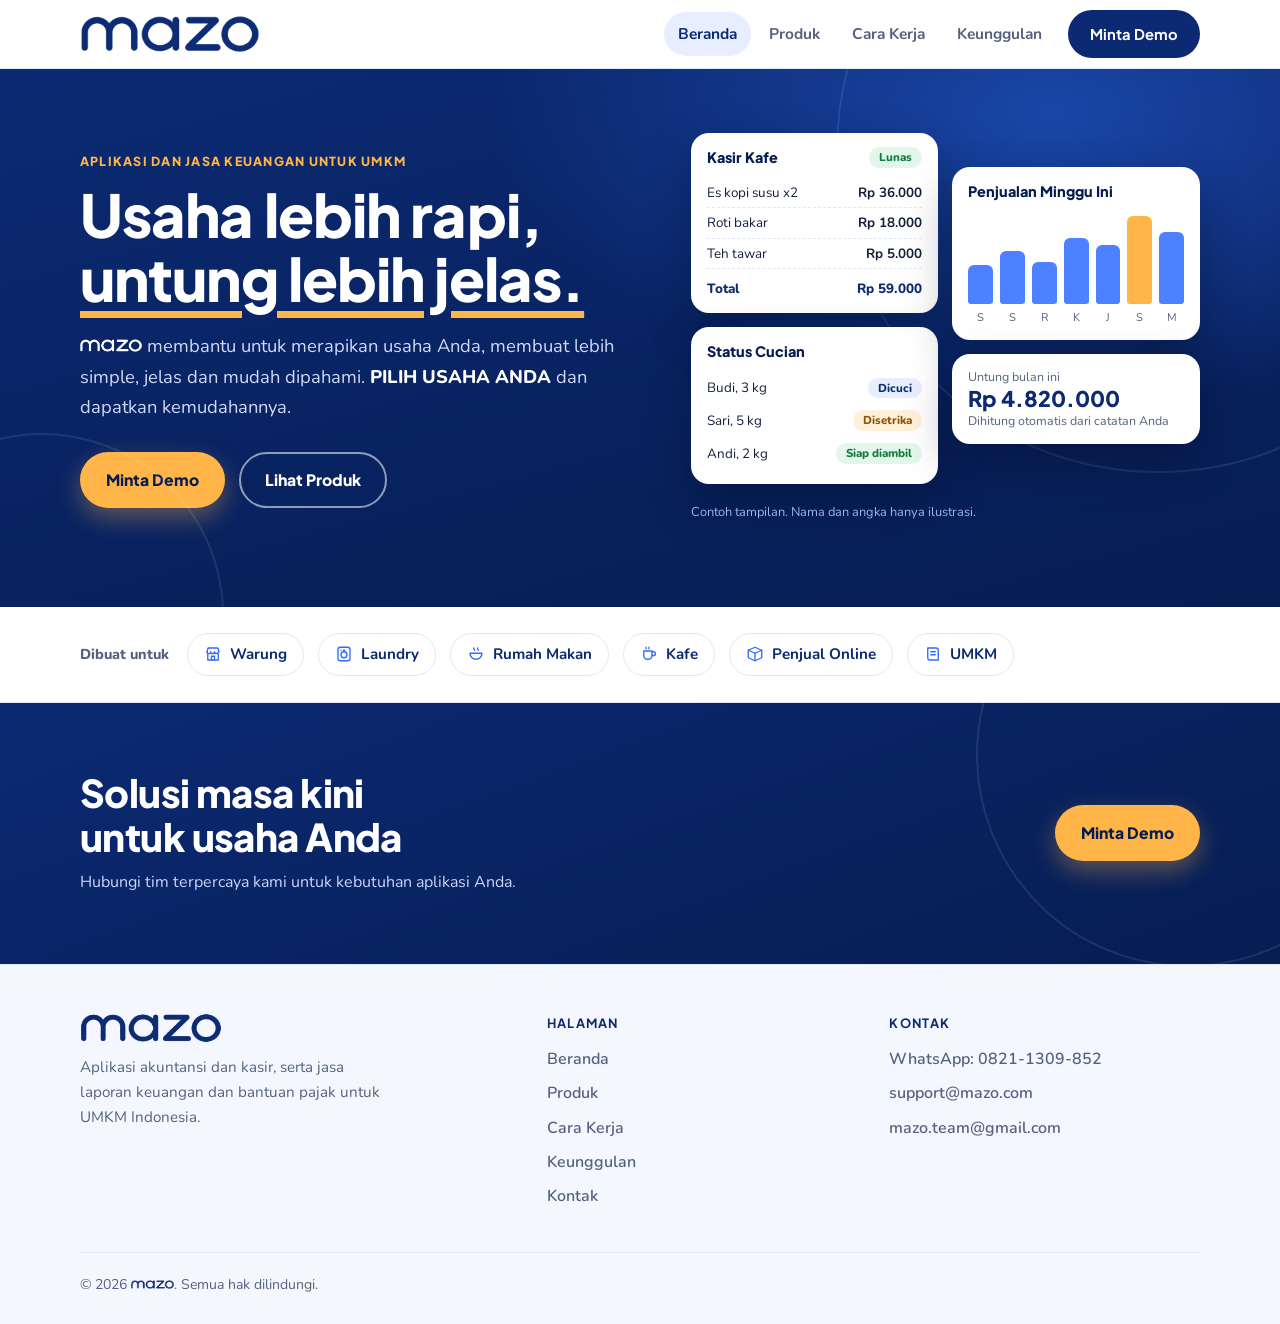
<file: index.html>
<!doctype html>
<!-- Mazo website v1.4 -->
<html lang="id">
<head>
<meta charset="utf-8">
<meta name="viewport" content="width=device-width, initial-scale=1, viewport-fit=cover">
<meta name="version" content="1.4">
<title>Mazo - Aplikasi Akuntansi dan Kasir untuk UMKM</title>
<meta name="description" content="Aplikasi akuntansi, kasir, serta jasa laporan keuangan dan bantuan pajak untuk warung, laundry, rumah makan, kafe, dan penjual online.">
<link rel="preconnect" href="https://fonts.googleapis.com"><link rel="preconnect" href="https://fonts.gstatic.com" crossorigin><link href="https://fonts.googleapis.com/css2?family=Nunito:wght@400;600;700&amp;family=Plus+Jakarta+Sans:wght@700;800&amp;display=swap" rel="stylesheet">
<link rel="stylesheet" href="style.css?v=1.4">
</head>
<body>
<div class="site" data-page="index.html"><header class="hdr"><div class="wrap nav"><a href="index.html?v=1.4" aria-label="Mazo, ke beranda"><span class="logo logo-h" role="img" aria-label="Mazo"></span></a><button class="burger" id="burger" aria-label="Buka menu" aria-expanded="false" aria-controls="menu"><span></span><span></span><span></span></button><nav class="menu" id="menu" aria-label="Menu utama"><a href="index.html?v=1.4" aria-current="page">Beranda</a><a href="produk.html">Produk</a><a href="cara-kerja.html">Cara Kerja</a><a href="keunggulan.html">Keunggulan</a><a class="btn" href="kontak.html">Minta Demo</a></nav></div></header><main>
<section class="hero"><div class="wrap hero-grid">
 <div>
  <p class="eyebrow eyebrow-light">Aplikasi dan jasa keuangan untuk UMKM</p>
  <h1>Usaha lebih rapi, <span class="hl">untung lebih jelas.</span></h1>
  <p class="hero-lead"><span class="mz mz-putih" role="img" aria-label="Mazo"></span> membantu untuk merapikan usaha Anda, membuat lebih simple, jelas dan mudah dipahami. <strong>PILIH USAHA ANDA</strong> dan dapatkan kemudahannya.</p>
  <div class="cta-row"><a class="btn btn-sun" href="kontak.html">Minta Demo</a><a class="btn btn-line" href="produk.html">Lihat Produk</a></div>
 </div>
 <div class="collage" aria-hidden="true">
  <div class="col">
   <div class="pop"><div class="pop-head"><span>Kasir Kafe</span><span class="pill">Lunas</span></div>
    <ul class="rows"><li><span>Es kopi susu x2</span><b>Rp 36.000</b></li><li><span>Roti bakar</span><b>Rp 18.000</b></li><li><span>Teh tawar</span><b>Rp 5.000</b></li></ul>
    <div class="total"><span>Total</span><span>Rp 59.000</span></div></div>
   <div class="pop"><div class="pop-head"><span>Status Cucian</span></div>
    <ul class="status"><li><span>Budi, 3 kg</span><span class="pill pill-blue">Dicuci</span></li><li><span>Sari, 5 kg</span><span class="pill pill-sun">Disetrika</span></li><li><span>Andi, 2 kg</span><span class="pill">Siap diambil</span></li></ul></div>
  </div>
  <div class="col">
   <div class="pop"><div class="pop-head"><span>Penjualan Minggu Ini</span></div>
    <div class="bars"><span style="height:42%"></span><span style="height:58%"></span><span style="height:46%"></span><span style="height:72%"></span><span style="height:64%"></span><span class="top" style="height:96%"></span><span style="height:78%"></span></div>
    <div class="days"><span>S</span><span>S</span><span>R</span><span>K</span><span>J</span><span>S</span><span>M</span></div></div>
   <div class="pop"><div class="stat-label">Untung bulan ini</div><div class="stat">Rp 4.820.000</div><div class="stat-label">Dihitung otomatis dari catatan Anda</div></div>
  </div>
  <p class="collage-cap">Contoh tampilan. Nama dan angka hanya ilustrasi.</p>
 </div>
</div></section>
<section class="strip"><div class="wrap"><span class="strip-label">Dibuat untuk</span><a class="chip" href="warung.html"><svg class="ico" viewBox="0 0 24 24" fill="none" stroke="currentColor" stroke-width="1.8" stroke-linecap="round" stroke-linejoin="round" aria-hidden="true"><path d="M4 9l1.5-5h13L20 9"/><path d="M4 9a2.5 2.5 0 0 0 5 0 2.5 2.5 0 0 0 5 0 2.5 2.5 0 0 0 5 0"/><path d="M5 12v8h14v-8"/><path d="M10 20v-5h4v5"/></svg>Warung</a><a class="chip" href="laundry.html"><svg class="ico" viewBox="0 0 24 24" fill="none" stroke="currentColor" stroke-width="1.8" stroke-linecap="round" stroke-linejoin="round" aria-hidden="true"><rect x="4" y="3" width="16" height="18" rx="3"/><circle cx="12" cy="13" r="4"/><path d="M8 7h.01M11 7h2"/></svg>Laundry</a><a class="chip" href="rumah-makan.html"><svg class="ico" viewBox="0 0 24 24" fill="none" stroke="currentColor" stroke-width="1.8" stroke-linecap="round" stroke-linejoin="round" aria-hidden="true"><path d="M4 11h16a8 8 0 0 1-16 0z"/><path d="M9 4c0 1.5 1 1.5 1 3M14 4c0 1.5 1 1.5 1 3"/></svg>Rumah Makan</a><a class="chip" href="kafe.html"><svg class="ico" viewBox="0 0 24 24" fill="none" stroke="currentColor" stroke-width="1.8" stroke-linecap="round" stroke-linejoin="round" aria-hidden="true"><path d="M5 8h11v6a5 5 0 0 1-5 5h-1a5 5 0 0 1-5-5z"/><path d="M16 9h2a2.5 2.5 0 0 1 0 5h-2"/><path d="M8 3v2M12 3v2"/></svg>Kafe</a><a class="chip" href="penjual-online.html"><svg class="ico" viewBox="0 0 24 24" fill="none" stroke="currentColor" stroke-width="1.8" stroke-linecap="round" stroke-linejoin="round" aria-hidden="true"><path d="M3 7l9-4 9 4-9 4z"/><path d="M3 7v10l9 4 9-4V7"/><path d="M12 11v10"/></svg>Penjual Online</a><a class="chip" href="akuntansi.html"><svg class="ico" viewBox="0 0 24 24" fill="none" stroke="currentColor" stroke-width="1.8" stroke-linecap="round" stroke-linejoin="round" aria-hidden="true"><path d="M5 4h11a3 3 0 0 1 3 3v13H8a3 3 0 0 1-3-3z"/><path d="M9 9h6M9 13h6"/></svg>UMKM</a></div></section><section class="cta-band"><div class="wrap cta-inner"><div><h2>Solusi masa kini untuk usaha Anda</h2><p>Hubungi tim terpercaya kami untuk kebutuhan aplikasi Anda.</p></div><a class="btn btn-sun" href="kontak.html">Minta Demo</a></div></section></main><footer class="foot"><div class="wrap"><div class="foot-grid"><div><span class="logo logo-f" role="img" aria-label="Mazo"></span><p>Aplikasi akuntansi dan kasir, serta jasa laporan keuangan dan bantuan pajak untuk UMKM Indonesia.</p></div><div><h4>Halaman</h4><ul><li><a href="index.html?v=1.4">Beranda</a></li><li><a href="produk.html">Produk</a></li><li><a href="cara-kerja.html">Cara Kerja</a></li><li><a href="keunggulan.html">Keunggulan</a></li><li><a href="kontak.html">Kontak</a></li></ul></div><div><h4>Kontak</h4><ul><li>WhatsApp: 0821-1309-852</li><li>support@mazo.com</li><li>mazo.team@gmail.com</li></ul></div></div><div class="copyright"><span>&copy; <span id="year">2026</span> <span class="mz" role="img" aria-label="Mazo"></span>. Semua hak dilindungi.</span></div></div></footer></div><script src="site.js?v=1.4"></script>
</body>
</html>
</file>
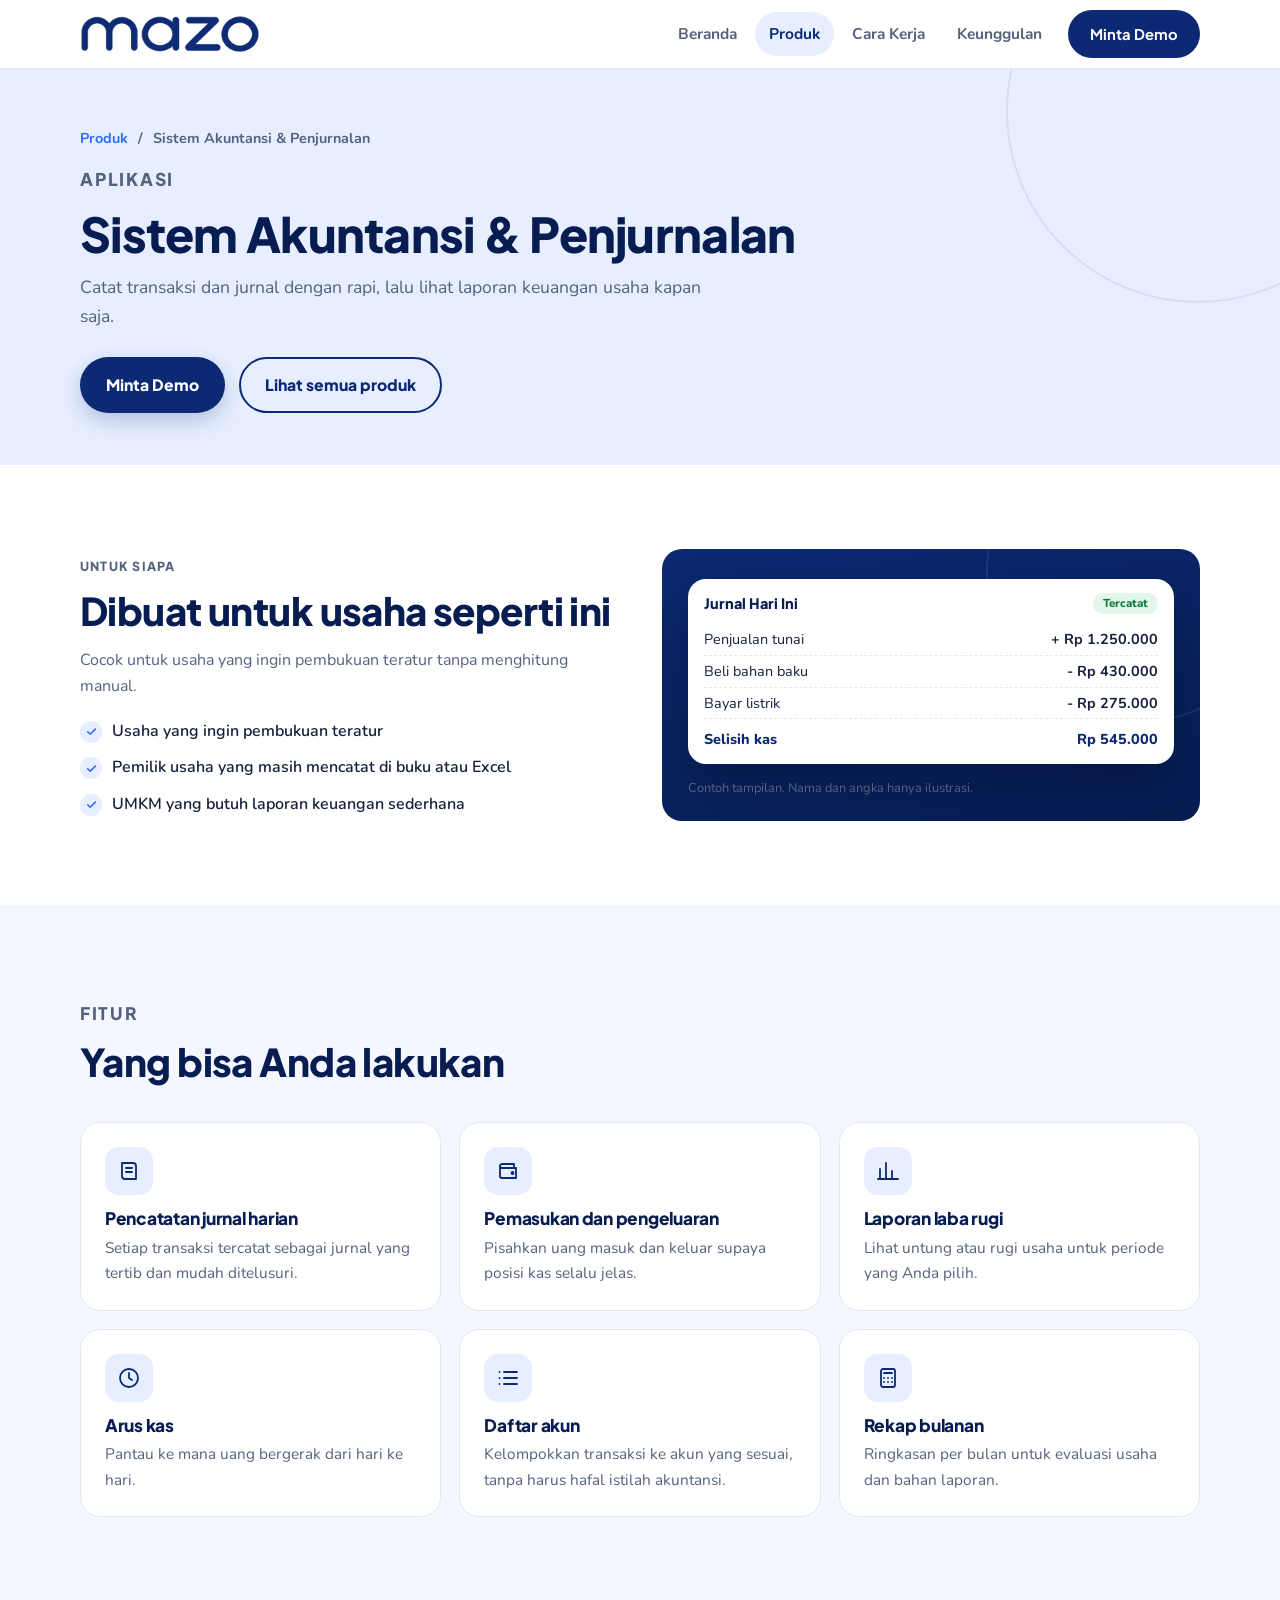
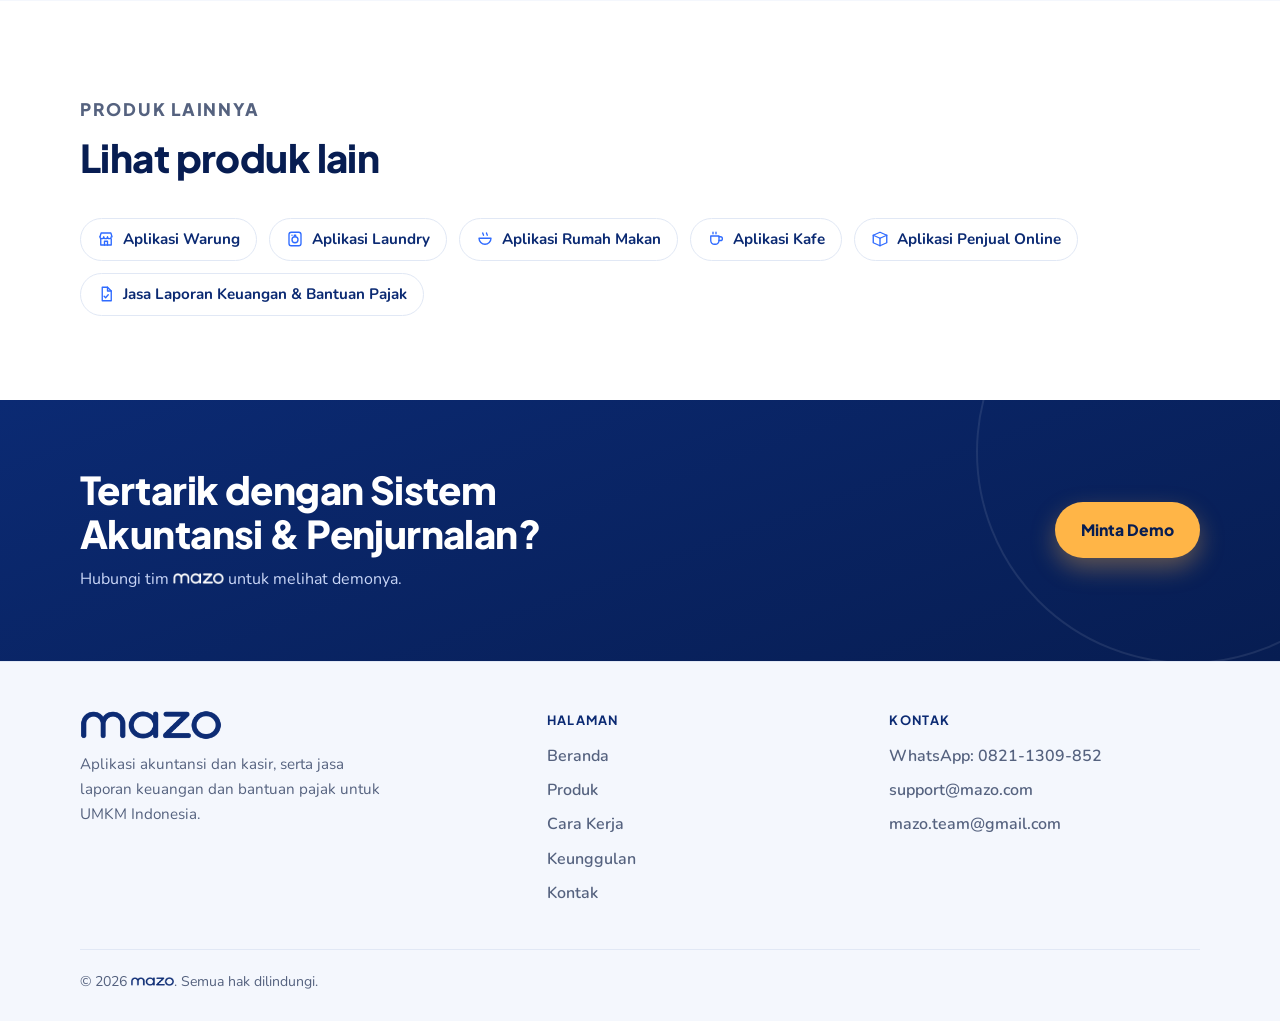
<file: akuntansi.html>
<!doctype html>
<!-- Mazo website v1.4 -->
<html lang="id">
<head>
<meta charset="utf-8">
<meta name="viewport" content="width=device-width, initial-scale=1, viewport-fit=cover">
<meta name="version" content="1.4">
<title>Sistem Akuntansi &amp; Penjurnalan - Mazo</title>
<meta name="description" content="Catat transaksi dan jurnal dengan rapi, lalu lihat laporan keuangan usaha kapan saja.">
<link rel="preconnect" href="https://fonts.googleapis.com"><link rel="preconnect" href="https://fonts.gstatic.com" crossorigin><link href="https://fonts.googleapis.com/css2?family=Nunito:wght@400;600;700&amp;family=Plus+Jakarta+Sans:wght@700;800&amp;display=swap" rel="stylesheet">
<link rel="stylesheet" href="style.css?v=1.4">
</head>
<body>
<div class="site" data-page="akuntansi.html"><header class="hdr"><div class="wrap nav"><a href="index.html?v=1.4" aria-label="Mazo, ke beranda"><span class="logo logo-h" role="img" aria-label="Mazo"></span></a><button class="burger" id="burger" aria-label="Buka menu" aria-expanded="false" aria-controls="menu"><span></span><span></span><span></span></button><nav class="menu" id="menu" aria-label="Menu utama"><a href="index.html?v=1.4">Beranda</a><a href="produk.html" aria-current="page">Produk</a><a href="cara-kerja.html">Cara Kerja</a><a href="keunggulan.html">Keunggulan</a><a class="btn" href="kontak.html">Minta Demo</a></nav></div></header><main><section class="banner"><div class="wrap"><nav class="crumb" aria-label="Jejak halaman"><a href="produk.html">Produk</a><span aria-hidden="true">/</span><span>Sistem Akuntansi &amp; Penjurnalan</span></nav><p class="eyebrow">Aplikasi</p><h1>Sistem Akuntansi &amp; Penjurnalan</h1><p>Catat transaksi dan jurnal dengan rapi, lalu lihat laporan keuangan usaha kapan saja.</p><div class="banner-cta"><a class="btn btn-primary" href="kontak.html#akuntansi">Minta Demo</a><a class="btn btn-ghost" href="produk.html">Lihat semua produk</a></div></div></section><section class="section"><div class="wrap prod-grid"><div><p class="eyebrow">Untuk siapa</p><h2>Dibuat untuk usaha seperti ini</h2><p>Cocok untuk usaha yang ingin pembukuan teratur tanpa menghitung manual.</p><ul class="ticks"><li>Usaha yang ingin pembukuan teratur</li><li>Pemilik usaha yang masih mencatat di buku atau Excel</li><li>UMKM yang butuh laporan keuangan sederhana</li></ul></div><div class="mockpanel" role="group" aria-label="Contoh tampilan"><div class="pop"><div class="pop-head"><span>Jurnal Hari Ini</span><span class="pill">Tercatat</span></div><ul class="rows"><li><span>Penjualan tunai</span><b>+ Rp 1.250.000</b></li><li><span>Beli bahan baku</span><b>- Rp 430.000</b></li><li><span>Bayar listrik</span><b>- Rp 275.000</b></li></ul><div class="total"><span>Selisih kas</span><span>Rp 545.000</span></div></div><p class="collage-cap">Contoh tampilan. Nama dan angka hanya ilustrasi.</p></div></div></section><section class="section section-mist"><div class="wrap"><div class="sec-head"><p class="eyebrow">Fitur</p><h2>Yang bisa Anda lakukan</h2></div><div class="feat-grid"><div class="feat"><span class="ico-box"><svg class="ico" viewBox="0 0 24 24" fill="none" stroke="currentColor" stroke-width="1.8" stroke-linecap="round" stroke-linejoin="round" aria-hidden="true"><path d="M5 4h11a3 3 0 0 1 3 3v13H8a3 3 0 0 1-3-3z"/><path d="M9 9h6M9 13h6"/></svg></span><h3>Pencatatan jurnal harian</h3><p>Setiap transaksi tercatat sebagai jurnal yang tertib dan mudah ditelusuri.</p></div><div class="feat"><span class="ico-box"><svg class="ico" viewBox="0 0 24 24" fill="none" stroke="currentColor" stroke-width="1.8" stroke-linecap="round" stroke-linejoin="round" aria-hidden="true"><path d="M4 7a2 2 0 0 1 2-2h12v4"/><path d="M4 7v10a2 2 0 0 0 2 2h14V9H6a2 2 0 0 1-2-2z"/><circle cx="16.5" cy="14" r="1"/></svg></span><h3>Pemasukan dan pengeluaran</h3><p>Pisahkan uang masuk dan keluar supaya posisi kas selalu jelas.</p></div><div class="feat"><span class="ico-box"><svg class="ico" viewBox="0 0 24 24" fill="none" stroke="currentColor" stroke-width="1.8" stroke-linecap="round" stroke-linejoin="round" aria-hidden="true"><path d="M4 20V10M10 20V4M16 20v-8M22 20H2"/></svg></span><h3>Laporan laba rugi</h3><p>Lihat untung atau rugi usaha untuk periode yang Anda pilih.</p></div><div class="feat"><span class="ico-box"><svg class="ico" viewBox="0 0 24 24" fill="none" stroke="currentColor" stroke-width="1.8" stroke-linecap="round" stroke-linejoin="round" aria-hidden="true"><circle cx="12" cy="12" r="9"/><path d="M12 7v5l3 2"/></svg></span><h3>Arus kas</h3><p>Pantau ke mana uang bergerak dari hari ke hari.</p></div><div class="feat"><span class="ico-box"><svg class="ico" viewBox="0 0 24 24" fill="none" stroke="currentColor" stroke-width="1.8" stroke-linecap="round" stroke-linejoin="round" aria-hidden="true"><path d="M8 6h13M8 12h13M8 18h13M3.5 6h.01M3.5 12h.01M3.5 18h.01"/></svg></span><h3>Daftar akun</h3><p>Kelompokkan transaksi ke akun yang sesuai, tanpa harus hafal istilah akuntansi.</p></div><div class="feat"><span class="ico-box"><svg class="ico" viewBox="0 0 24 24" fill="none" stroke="currentColor" stroke-width="1.8" stroke-linecap="round" stroke-linejoin="round" aria-hidden="true"><rect x="5" y="3" width="14" height="18" rx="2"/><path d="M8 7h8M8 12h.01M12 12h.01M16 12h.01M8 16h.01M12 16h.01M16 16h.01"/></svg></span><h3>Rekap bulanan</h3><p>Ringkasan per bulan untuk evaluasi usaha dan bahan laporan.</p></div></div></div></section><section class="section"><div class="wrap"><div class="sec-head"><p class="eyebrow">Produk lainnya</p><h2>Lihat produk lain</h2></div><div class="others"><a class="chip" href="warung.html"><svg class="ico" viewBox="0 0 24 24" fill="none" stroke="currentColor" stroke-width="1.8" stroke-linecap="round" stroke-linejoin="round" aria-hidden="true"><path d="M4 9l1.5-5h13L20 9"/><path d="M4 9a2.5 2.5 0 0 0 5 0 2.5 2.5 0 0 0 5 0 2.5 2.5 0 0 0 5 0"/><path d="M5 12v8h14v-8"/><path d="M10 20v-5h4v5"/></svg>Aplikasi Warung</a><a class="chip" href="laundry.html"><svg class="ico" viewBox="0 0 24 24" fill="none" stroke="currentColor" stroke-width="1.8" stroke-linecap="round" stroke-linejoin="round" aria-hidden="true"><rect x="4" y="3" width="16" height="18" rx="3"/><circle cx="12" cy="13" r="4"/><path d="M8 7h.01M11 7h2"/></svg>Aplikasi Laundry</a><a class="chip" href="rumah-makan.html"><svg class="ico" viewBox="0 0 24 24" fill="none" stroke="currentColor" stroke-width="1.8" stroke-linecap="round" stroke-linejoin="round" aria-hidden="true"><path d="M4 11h16a8 8 0 0 1-16 0z"/><path d="M9 4c0 1.5 1 1.5 1 3M14 4c0 1.5 1 1.5 1 3"/></svg>Aplikasi Rumah Makan</a><a class="chip" href="kafe.html"><svg class="ico" viewBox="0 0 24 24" fill="none" stroke="currentColor" stroke-width="1.8" stroke-linecap="round" stroke-linejoin="round" aria-hidden="true"><path d="M5 8h11v6a5 5 0 0 1-5 5h-1a5 5 0 0 1-5-5z"/><path d="M16 9h2a2.5 2.5 0 0 1 0 5h-2"/><path d="M8 3v2M12 3v2"/></svg>Aplikasi Kafe</a><a class="chip" href="penjual-online.html"><svg class="ico" viewBox="0 0 24 24" fill="none" stroke="currentColor" stroke-width="1.8" stroke-linecap="round" stroke-linejoin="round" aria-hidden="true"><path d="M3 7l9-4 9 4-9 4z"/><path d="M3 7v10l9 4 9-4V7"/><path d="M12 11v10"/></svg>Aplikasi Penjual Online</a><a class="chip" href="jasa-laporan-pajak.html"><svg class="ico" viewBox="0 0 24 24" fill="none" stroke="currentColor" stroke-width="1.8" stroke-linecap="round" stroke-linejoin="round" aria-hidden="true"><path d="M7 3h7l5 5v13H7z"/><path d="M14 3v5h5"/><path d="M9.5 15l2 2 3.5-4"/></svg>Jasa Laporan Keuangan &amp; Bantuan Pajak</a></div></div></section><section class="cta-band"><div class="wrap cta-inner"><div><h2>Tertarik dengan Sistem Akuntansi &amp; Penjurnalan?</h2><p>Hubungi tim <span class="mz mz-putih" role="img" aria-label="Mazo"></span> untuk melihat demonya.</p></div><a class="btn btn-sun" href="kontak.html#akuntansi">Minta Demo</a></div></section></main><footer class="foot"><div class="wrap"><div class="foot-grid"><div><span class="logo logo-f" role="img" aria-label="Mazo"></span><p>Aplikasi akuntansi dan kasir, serta jasa laporan keuangan dan bantuan pajak untuk UMKM Indonesia.</p></div><div><h4>Halaman</h4><ul><li><a href="index.html?v=1.4">Beranda</a></li><li><a href="produk.html">Produk</a></li><li><a href="cara-kerja.html">Cara Kerja</a></li><li><a href="keunggulan.html">Keunggulan</a></li><li><a href="kontak.html">Kontak</a></li></ul></div><div><h4>Kontak</h4><ul><li>WhatsApp: 0821-1309-852</li><li>support@mazo.com</li><li>mazo.team@gmail.com</li></ul></div></div><div class="copyright"><span>&copy; <span id="year">2026</span> <span class="mz" role="img" aria-label="Mazo"></span>. Semua hak dilindungi.</span></div></div></footer></div><script src="site.js?v=1.4"></script>
</body>
</html>
</file>
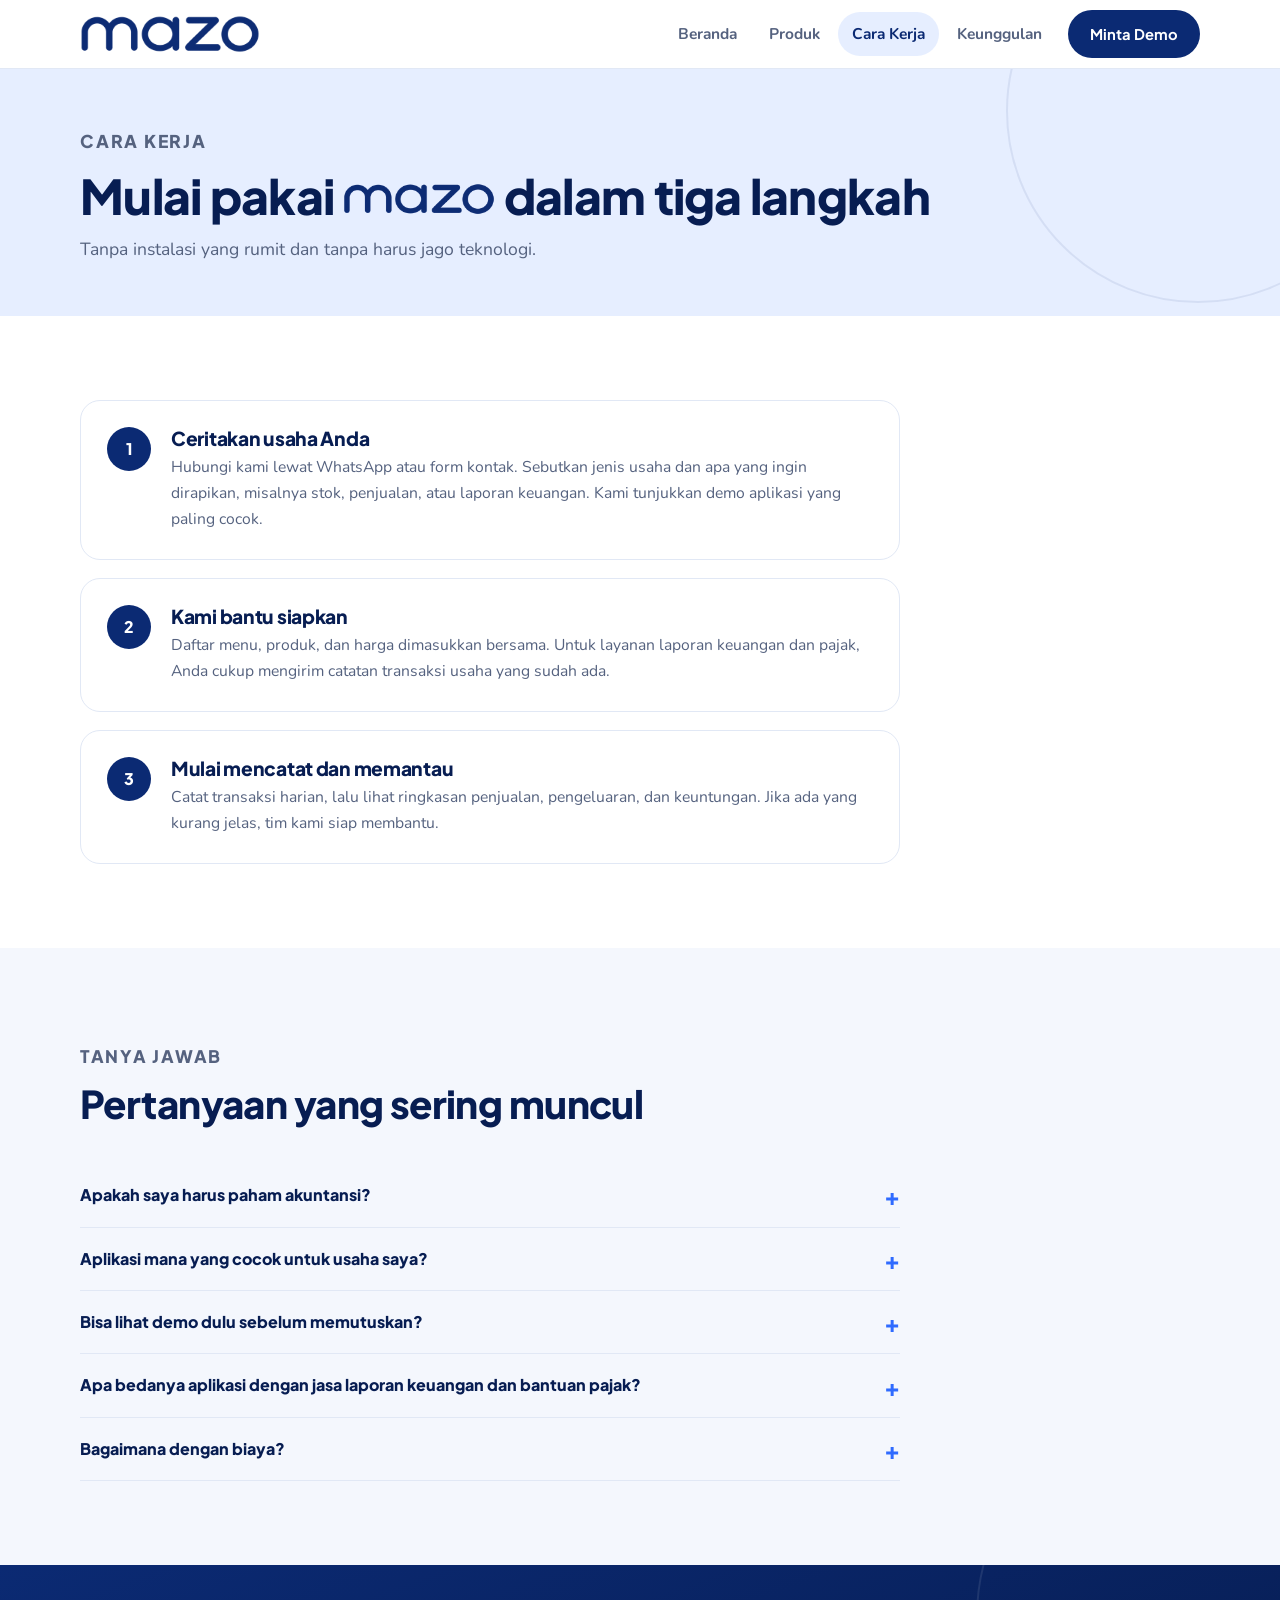
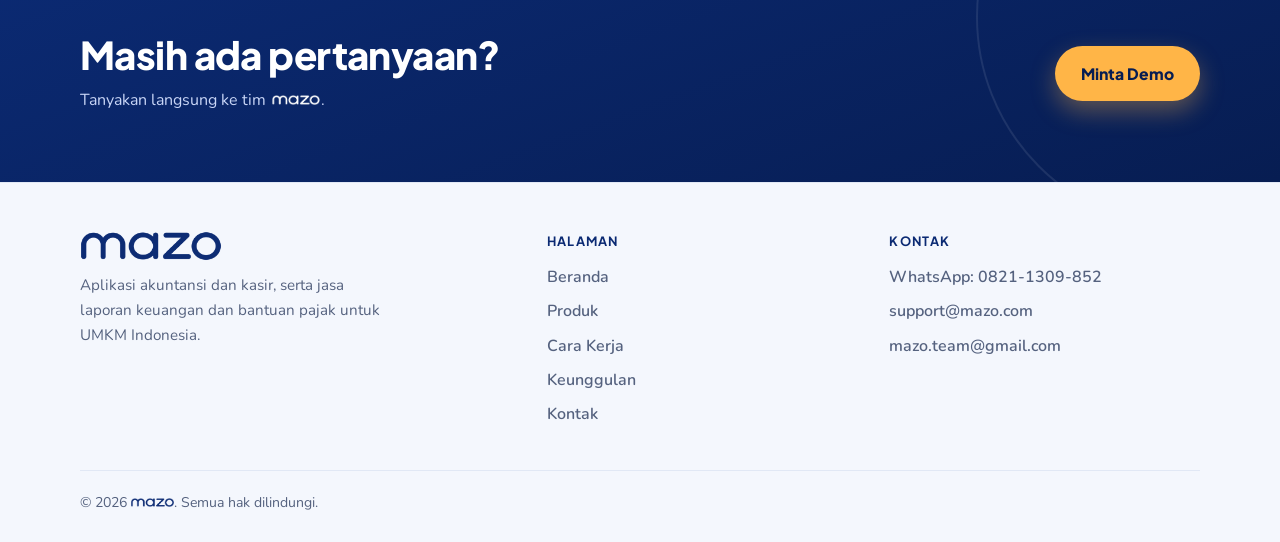
<file: cara-kerja.html>
<!doctype html>
<!-- Mazo website v1.4 -->
<html lang="id">
<head>
<meta charset="utf-8">
<meta name="viewport" content="width=device-width, initial-scale=1, viewport-fit=cover">
<meta name="version" content="1.4">
<title>Cara Kerja - Mazo</title>
<meta name="description" content="Tiga langkah mulai memakai Mazo dan jawaban atas pertanyaan yang sering muncul.">
<link rel="preconnect" href="https://fonts.googleapis.com"><link rel="preconnect" href="https://fonts.gstatic.com" crossorigin><link href="https://fonts.googleapis.com/css2?family=Nunito:wght@400;600;700&amp;family=Plus+Jakarta+Sans:wght@700;800&amp;display=swap" rel="stylesheet">
<link rel="stylesheet" href="style.css?v=1.4">
</head>
<body>
<div class="site" data-page="cara-kerja.html"><header class="hdr"><div class="wrap nav"><a href="index.html?v=1.4" aria-label="Mazo, ke beranda"><span class="logo logo-h" role="img" aria-label="Mazo"></span></a><button class="burger" id="burger" aria-label="Buka menu" aria-expanded="false" aria-controls="menu"><span></span><span></span><span></span></button><nav class="menu" id="menu" aria-label="Menu utama"><a href="index.html?v=1.4">Beranda</a><a href="produk.html">Produk</a><a href="cara-kerja.html" aria-current="page">Cara Kerja</a><a href="keunggulan.html">Keunggulan</a><a class="btn" href="kontak.html">Minta Demo</a></nav></div></header><main><section class="banner"><div class="wrap"><p class="eyebrow">Cara kerja</p><h1>Mulai pakai <span class="mz" role="img" aria-label="Mazo"></span> dalam tiga langkah</h1><p>Tanpa instalasi yang rumit dan tanpa harus jago teknologi.</p></div></section><section class="section"><div class="wrap"><div class="flow"><div class="step"><div class="num">1</div><div><h3>Ceritakan usaha Anda</h3><p>Hubungi kami lewat WhatsApp atau form kontak. Sebutkan jenis usaha dan apa yang ingin dirapikan, misalnya stok, penjualan, atau laporan keuangan. Kami tunjukkan demo aplikasi yang paling cocok.</p></div></div><div class="step"><div class="num">2</div><div><h3>Kami bantu siapkan</h3><p>Daftar menu, produk, dan harga dimasukkan bersama. Untuk layanan laporan keuangan dan pajak, Anda cukup mengirim catatan transaksi usaha yang sudah ada.</p></div></div><div class="step"><div class="num">3</div><div><h3>Mulai mencatat dan memantau</h3><p>Catat transaksi harian, lalu lihat ringkasan penjualan, pengeluaran, dan keuntungan. Jika ada yang kurang jelas, tim kami siap membantu.</p></div></div></div></div></section><section class="section section-mist"><div class="wrap"><div class="sec-head"><p class="eyebrow">Tanya jawab</p><h2>Pertanyaan yang sering muncul</h2></div><div class="faq"><details><summary>Apakah saya harus paham akuntansi?</summary><p>Tidak. Aplikasi dibuat sederhana dan tim kami membantu dari pengaturan awal.</p></details><details><summary>Aplikasi mana yang cocok untuk usaha saya?</summary><p>Ceritakan jenis usaha Anda lewat halaman kontak. Kami sarankan aplikasi yang paling sesuai, mulai dari warung, laundry, rumah makan, kafe, sampai penjual online.</p></details><details><summary>Bisa lihat demo dulu sebelum memutuskan?</summary><p>Bisa. Klik Minta Demo dan kami tunjukkan cara kerjanya.</p></details><details><summary>Apa bedanya aplikasi dengan jasa laporan keuangan dan bantuan pajak?</summary><p>Aplikasi Anda pakai sendiri untuk mencatat sehari-hari. Jasa laporan keuangan dan bantuan pajak dikerjakan oleh tim kami berdasarkan catatan transaksi usaha Anda.</p></details><details><summary>Bagaimana dengan biaya?</summary><p>Biaya bergantung pada produk yang dipilih. Hubungi kami untuk informasi terbaru.</p></details></div></div></section><section class="cta-band"><div class="wrap cta-inner"><div><h2>Masih ada pertanyaan?</h2><p>Tanyakan langsung ke tim <span class="mz mz-putih" role="img" aria-label="Mazo"></span>.</p></div><a class="btn btn-sun" href="kontak.html">Minta Demo</a></div></section></main><footer class="foot"><div class="wrap"><div class="foot-grid"><div><span class="logo logo-f" role="img" aria-label="Mazo"></span><p>Aplikasi akuntansi dan kasir, serta jasa laporan keuangan dan bantuan pajak untuk UMKM Indonesia.</p></div><div><h4>Halaman</h4><ul><li><a href="index.html?v=1.4">Beranda</a></li><li><a href="produk.html">Produk</a></li><li><a href="cara-kerja.html">Cara Kerja</a></li><li><a href="keunggulan.html">Keunggulan</a></li><li><a href="kontak.html">Kontak</a></li></ul></div><div><h4>Kontak</h4><ul><li>WhatsApp: 0821-1309-852</li><li>support@mazo.com</li><li>mazo.team@gmail.com</li></ul></div></div><div class="copyright"><span>&copy; <span id="year">2026</span> <span class="mz" role="img" aria-label="Mazo"></span>. Semua hak dilindungi.</span></div></div></footer></div><script src="site.js?v=1.4"></script>
</body>
</html>
</file>
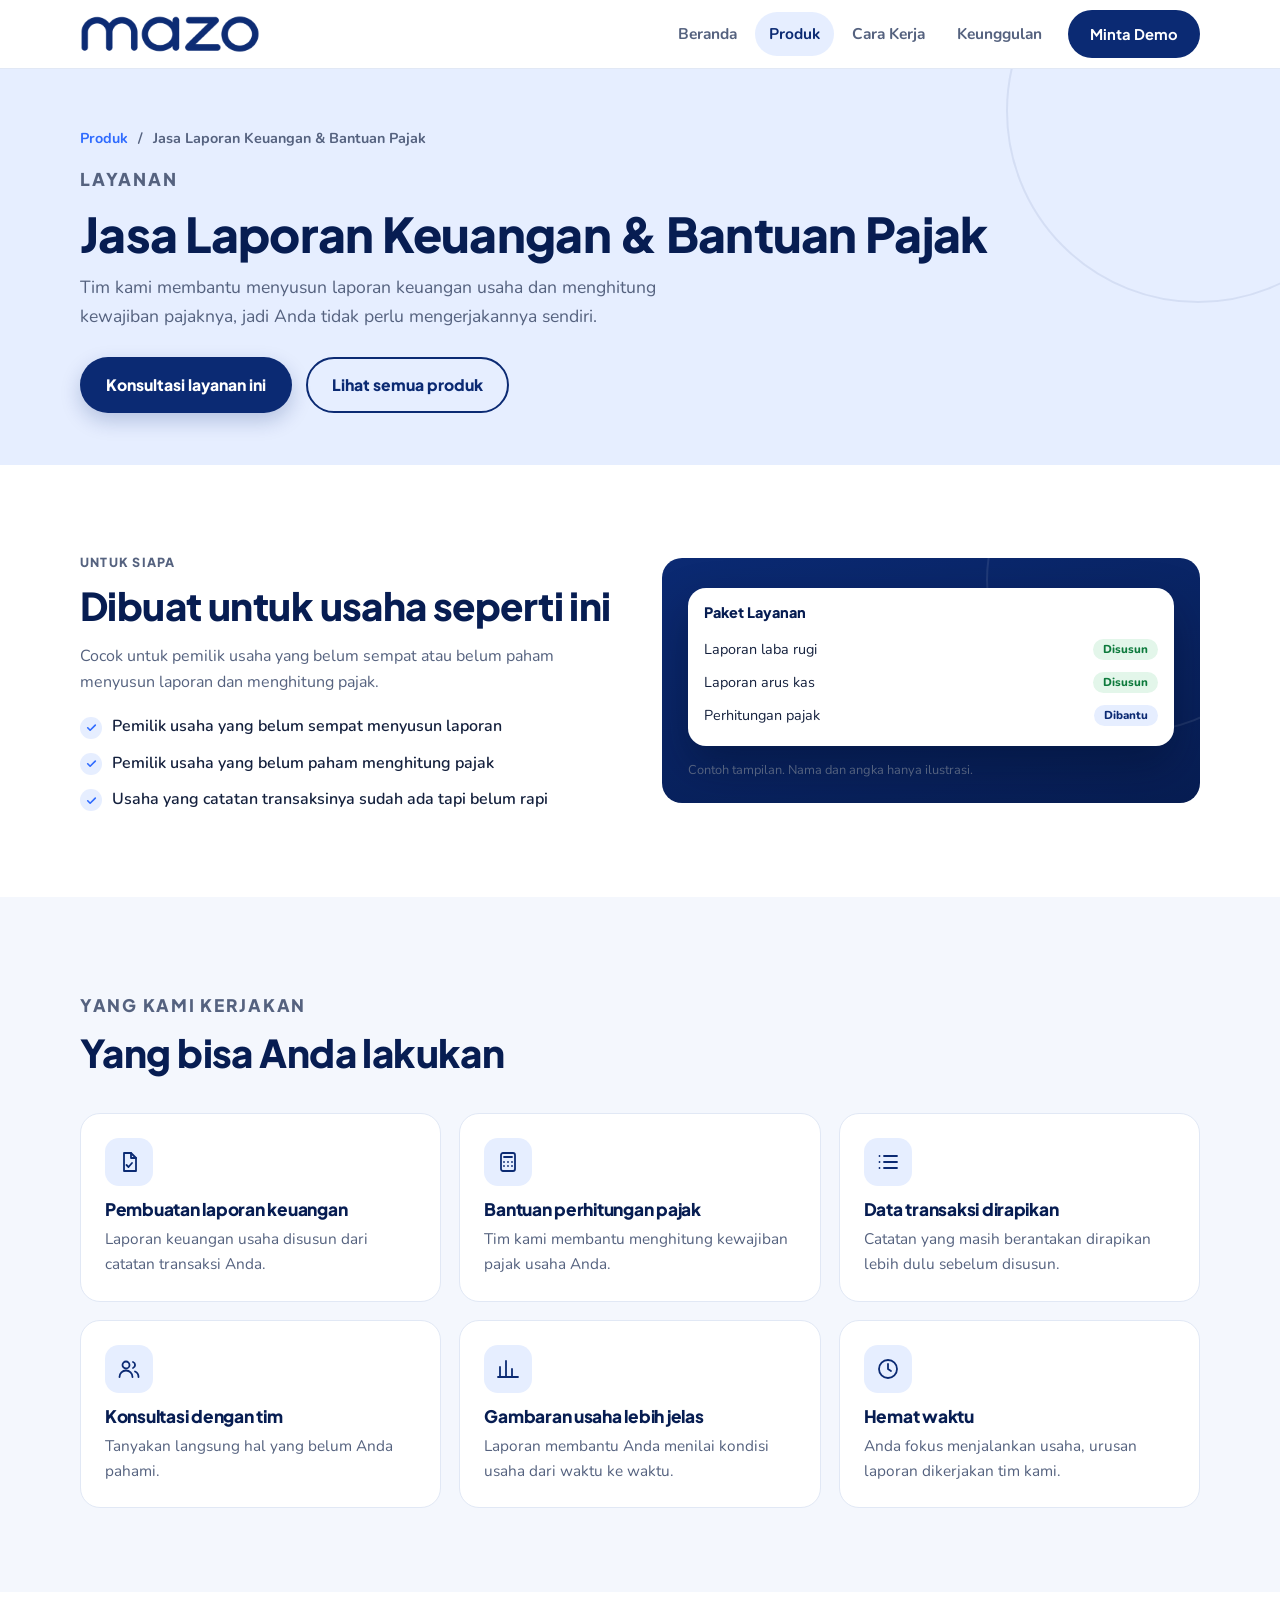
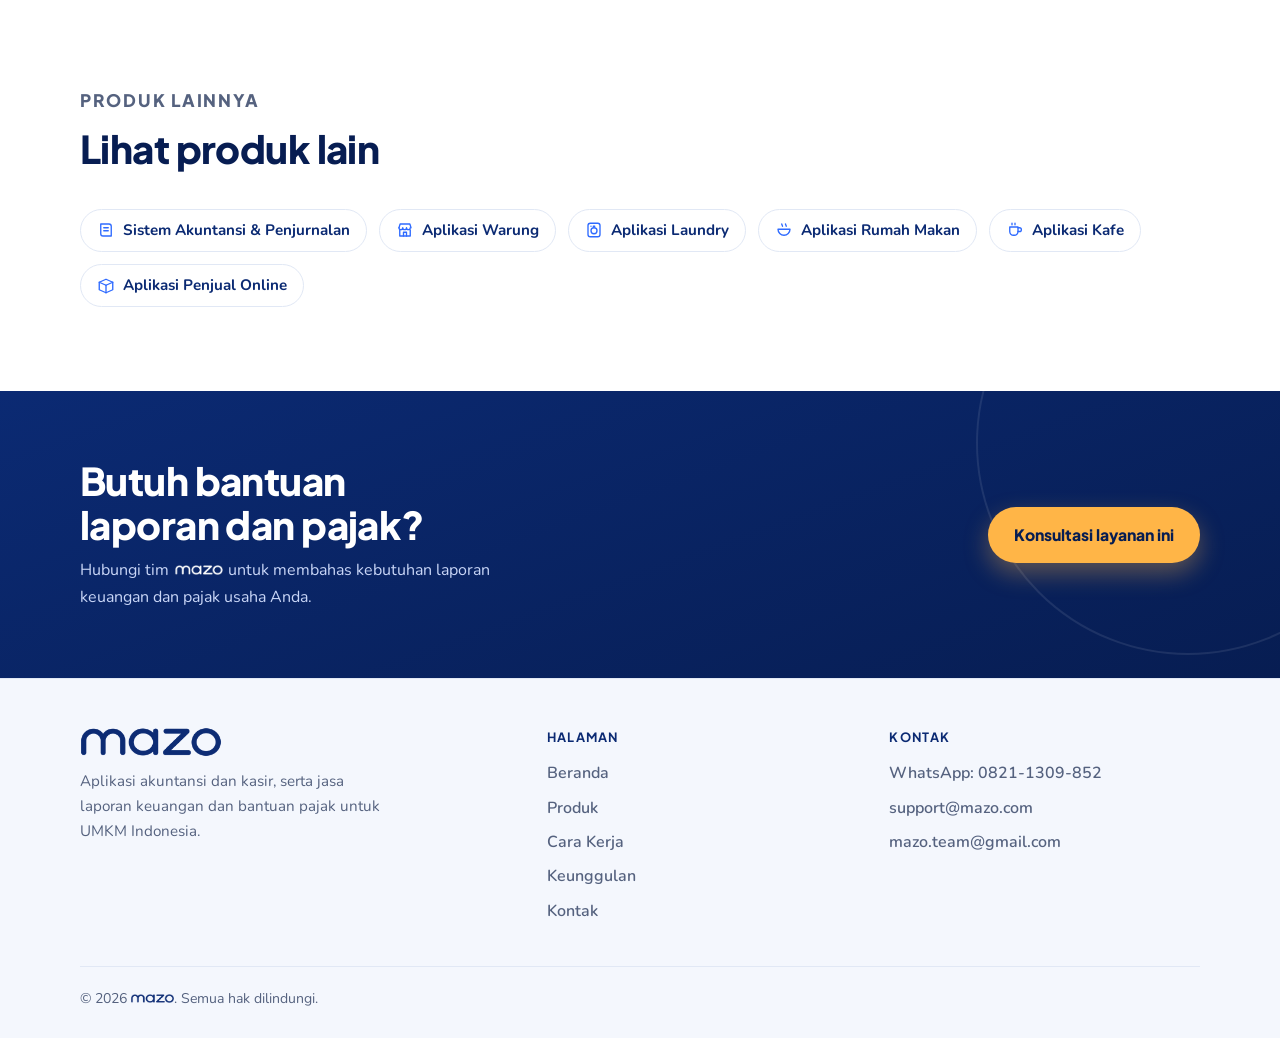
<file: jasa-laporan-pajak.html>
<!doctype html>
<!-- Mazo website v1.4 -->
<html lang="id">
<head>
<meta charset="utf-8">
<meta name="viewport" content="width=device-width, initial-scale=1, viewport-fit=cover">
<meta name="version" content="1.4">
<title>Jasa Laporan Keuangan &amp; Bantuan Pajak - Mazo</title>
<meta name="description" content="Tim kami membantu menyusun laporan keuangan usaha dan menghitung kewajiban pajaknya, jadi Anda tidak perlu mengerjakannya sendiri.">
<link rel="preconnect" href="https://fonts.googleapis.com"><link rel="preconnect" href="https://fonts.gstatic.com" crossorigin><link href="https://fonts.googleapis.com/css2?family=Nunito:wght@400;600;700&amp;family=Plus+Jakarta+Sans:wght@700;800&amp;display=swap" rel="stylesheet">
<link rel="stylesheet" href="style.css?v=1.4">
</head>
<body>
<div class="site" data-page="jasa-laporan-pajak.html"><header class="hdr"><div class="wrap nav"><a href="index.html?v=1.4" aria-label="Mazo, ke beranda"><span class="logo logo-h" role="img" aria-label="Mazo"></span></a><button class="burger" id="burger" aria-label="Buka menu" aria-expanded="false" aria-controls="menu"><span></span><span></span><span></span></button><nav class="menu" id="menu" aria-label="Menu utama"><a href="index.html?v=1.4">Beranda</a><a href="produk.html" aria-current="page">Produk</a><a href="cara-kerja.html">Cara Kerja</a><a href="keunggulan.html">Keunggulan</a><a class="btn" href="kontak.html">Minta Demo</a></nav></div></header><main><section class="banner"><div class="wrap"><nav class="crumb" aria-label="Jejak halaman"><a href="produk.html">Produk</a><span aria-hidden="true">/</span><span>Jasa Laporan Keuangan &amp; Bantuan Pajak</span></nav><p class="eyebrow">Layanan</p><h1>Jasa Laporan Keuangan &amp; Bantuan Pajak</h1><p>Tim kami membantu menyusun laporan keuangan usaha dan menghitung kewajiban pajaknya, jadi Anda tidak perlu mengerjakannya sendiri.</p><div class="banner-cta"><a class="btn btn-primary" href="kontak.html#jasa">Konsultasi layanan ini</a><a class="btn btn-ghost" href="produk.html">Lihat semua produk</a></div></div></section><section class="section"><div class="wrap prod-grid"><div><p class="eyebrow">Untuk siapa</p><h2>Dibuat untuk usaha seperti ini</h2><p>Cocok untuk pemilik usaha yang belum sempat atau belum paham menyusun laporan dan menghitung pajak.</p><ul class="ticks"><li>Pemilik usaha yang belum sempat menyusun laporan</li><li>Pemilik usaha yang belum paham menghitung pajak</li><li>Usaha yang catatan transaksinya sudah ada tapi belum rapi</li></ul></div><div class="mockpanel" role="group" aria-label="Contoh tampilan"><div class="pop"><div class="pop-head"><span>Paket Layanan</span></div><ul class="status"><li><span>Laporan laba rugi</span><span class="pill ">Disusun</span></li><li><span>Laporan arus kas</span><span class="pill ">Disusun</span></li><li><span>Perhitungan pajak</span><span class="pill pill-blue">Dibantu</span></li></ul></div><p class="collage-cap">Contoh tampilan. Nama dan angka hanya ilustrasi.</p></div></div></section><section class="section section-mist"><div class="wrap"><div class="sec-head"><p class="eyebrow">Yang kami kerjakan</p><h2>Yang bisa Anda lakukan</h2></div><div class="feat-grid"><div class="feat"><span class="ico-box"><svg class="ico" viewBox="0 0 24 24" fill="none" stroke="currentColor" stroke-width="1.8" stroke-linecap="round" stroke-linejoin="round" aria-hidden="true"><path d="M7 3h7l5 5v13H7z"/><path d="M14 3v5h5"/><path d="M9.5 15l2 2 3.5-4"/></svg></span><h3>Pembuatan laporan keuangan</h3><p>Laporan keuangan usaha disusun dari catatan transaksi Anda.</p></div><div class="feat"><span class="ico-box"><svg class="ico" viewBox="0 0 24 24" fill="none" stroke="currentColor" stroke-width="1.8" stroke-linecap="round" stroke-linejoin="round" aria-hidden="true"><rect x="5" y="3" width="14" height="18" rx="2"/><path d="M8 7h8M8 12h.01M12 12h.01M16 12h.01M8 16h.01M12 16h.01M16 16h.01"/></svg></span><h3>Bantuan perhitungan pajak</h3><p>Tim kami membantu menghitung kewajiban pajak usaha Anda.</p></div><div class="feat"><span class="ico-box"><svg class="ico" viewBox="0 0 24 24" fill="none" stroke="currentColor" stroke-width="1.8" stroke-linecap="round" stroke-linejoin="round" aria-hidden="true"><path d="M8 6h13M8 12h13M8 18h13M3.5 6h.01M3.5 12h.01M3.5 18h.01"/></svg></span><h3>Data transaksi dirapikan</h3><p>Catatan yang masih berantakan dirapikan lebih dulu sebelum disusun.</p></div><div class="feat"><span class="ico-box"><svg class="ico" viewBox="0 0 24 24" fill="none" stroke="currentColor" stroke-width="1.8" stroke-linecap="round" stroke-linejoin="round" aria-hidden="true"><circle cx="9" cy="8" r="3.5"/><path d="M2.5 20a6.5 6.5 0 0 1 13 0"/><path d="M16 5a3.2 3.2 0 0 1 0 6M18 14.5a6 6 0 0 1 3.5 5.5"/></svg></span><h3>Konsultasi dengan tim</h3><p>Tanyakan langsung hal yang belum Anda pahami.</p></div><div class="feat"><span class="ico-box"><svg class="ico" viewBox="0 0 24 24" fill="none" stroke="currentColor" stroke-width="1.8" stroke-linecap="round" stroke-linejoin="round" aria-hidden="true"><path d="M4 20V10M10 20V4M16 20v-8M22 20H2"/></svg></span><h3>Gambaran usaha lebih jelas</h3><p>Laporan membantu Anda menilai kondisi usaha dari waktu ke waktu.</p></div><div class="feat"><span class="ico-box"><svg class="ico" viewBox="0 0 24 24" fill="none" stroke="currentColor" stroke-width="1.8" stroke-linecap="round" stroke-linejoin="round" aria-hidden="true"><circle cx="12" cy="12" r="9"/><path d="M12 7v5l3 2"/></svg></span><h3>Hemat waktu</h3><p>Anda fokus menjalankan usaha, urusan laporan dikerjakan tim kami.</p></div></div></div></section><section class="section"><div class="wrap"><div class="sec-head"><p class="eyebrow">Produk lainnya</p><h2>Lihat produk lain</h2></div><div class="others"><a class="chip" href="akuntansi.html"><svg class="ico" viewBox="0 0 24 24" fill="none" stroke="currentColor" stroke-width="1.8" stroke-linecap="round" stroke-linejoin="round" aria-hidden="true"><path d="M5 4h11a3 3 0 0 1 3 3v13H8a3 3 0 0 1-3-3z"/><path d="M9 9h6M9 13h6"/></svg>Sistem Akuntansi &amp; Penjurnalan</a><a class="chip" href="warung.html"><svg class="ico" viewBox="0 0 24 24" fill="none" stroke="currentColor" stroke-width="1.8" stroke-linecap="round" stroke-linejoin="round" aria-hidden="true"><path d="M4 9l1.5-5h13L20 9"/><path d="M4 9a2.5 2.5 0 0 0 5 0 2.5 2.5 0 0 0 5 0 2.5 2.5 0 0 0 5 0"/><path d="M5 12v8h14v-8"/><path d="M10 20v-5h4v5"/></svg>Aplikasi Warung</a><a class="chip" href="laundry.html"><svg class="ico" viewBox="0 0 24 24" fill="none" stroke="currentColor" stroke-width="1.8" stroke-linecap="round" stroke-linejoin="round" aria-hidden="true"><rect x="4" y="3" width="16" height="18" rx="3"/><circle cx="12" cy="13" r="4"/><path d="M8 7h.01M11 7h2"/></svg>Aplikasi Laundry</a><a class="chip" href="rumah-makan.html"><svg class="ico" viewBox="0 0 24 24" fill="none" stroke="currentColor" stroke-width="1.8" stroke-linecap="round" stroke-linejoin="round" aria-hidden="true"><path d="M4 11h16a8 8 0 0 1-16 0z"/><path d="M9 4c0 1.5 1 1.5 1 3M14 4c0 1.5 1 1.5 1 3"/></svg>Aplikasi Rumah Makan</a><a class="chip" href="kafe.html"><svg class="ico" viewBox="0 0 24 24" fill="none" stroke="currentColor" stroke-width="1.8" stroke-linecap="round" stroke-linejoin="round" aria-hidden="true"><path d="M5 8h11v6a5 5 0 0 1-5 5h-1a5 5 0 0 1-5-5z"/><path d="M16 9h2a2.5 2.5 0 0 1 0 5h-2"/><path d="M8 3v2M12 3v2"/></svg>Aplikasi Kafe</a><a class="chip" href="penjual-online.html"><svg class="ico" viewBox="0 0 24 24" fill="none" stroke="currentColor" stroke-width="1.8" stroke-linecap="round" stroke-linejoin="round" aria-hidden="true"><path d="M3 7l9-4 9 4-9 4z"/><path d="M3 7v10l9 4 9-4V7"/><path d="M12 11v10"/></svg>Aplikasi Penjual Online</a></div></div></section><section class="cta-band"><div class="wrap cta-inner"><div><h2>Butuh bantuan laporan dan pajak?</h2><p>Hubungi tim <span class="mz mz-putih" role="img" aria-label="Mazo"></span> untuk membahas kebutuhan laporan keuangan dan pajak usaha Anda.</p></div><a class="btn btn-sun" href="kontak.html#jasa">Konsultasi layanan ini</a></div></section></main><footer class="foot"><div class="wrap"><div class="foot-grid"><div><span class="logo logo-f" role="img" aria-label="Mazo"></span><p>Aplikasi akuntansi dan kasir, serta jasa laporan keuangan dan bantuan pajak untuk UMKM Indonesia.</p></div><div><h4>Halaman</h4><ul><li><a href="index.html?v=1.4">Beranda</a></li><li><a href="produk.html">Produk</a></li><li><a href="cara-kerja.html">Cara Kerja</a></li><li><a href="keunggulan.html">Keunggulan</a></li><li><a href="kontak.html">Kontak</a></li></ul></div><div><h4>Kontak</h4><ul><li>WhatsApp: 0821-1309-852</li><li>support@mazo.com</li><li>mazo.team@gmail.com</li></ul></div></div><div class="copyright"><span>&copy; <span id="year">2026</span> <span class="mz" role="img" aria-label="Mazo"></span>. Semua hak dilindungi.</span></div></div></footer></div><script src="site.js?v=1.4"></script>
</body>
</html>
</file>
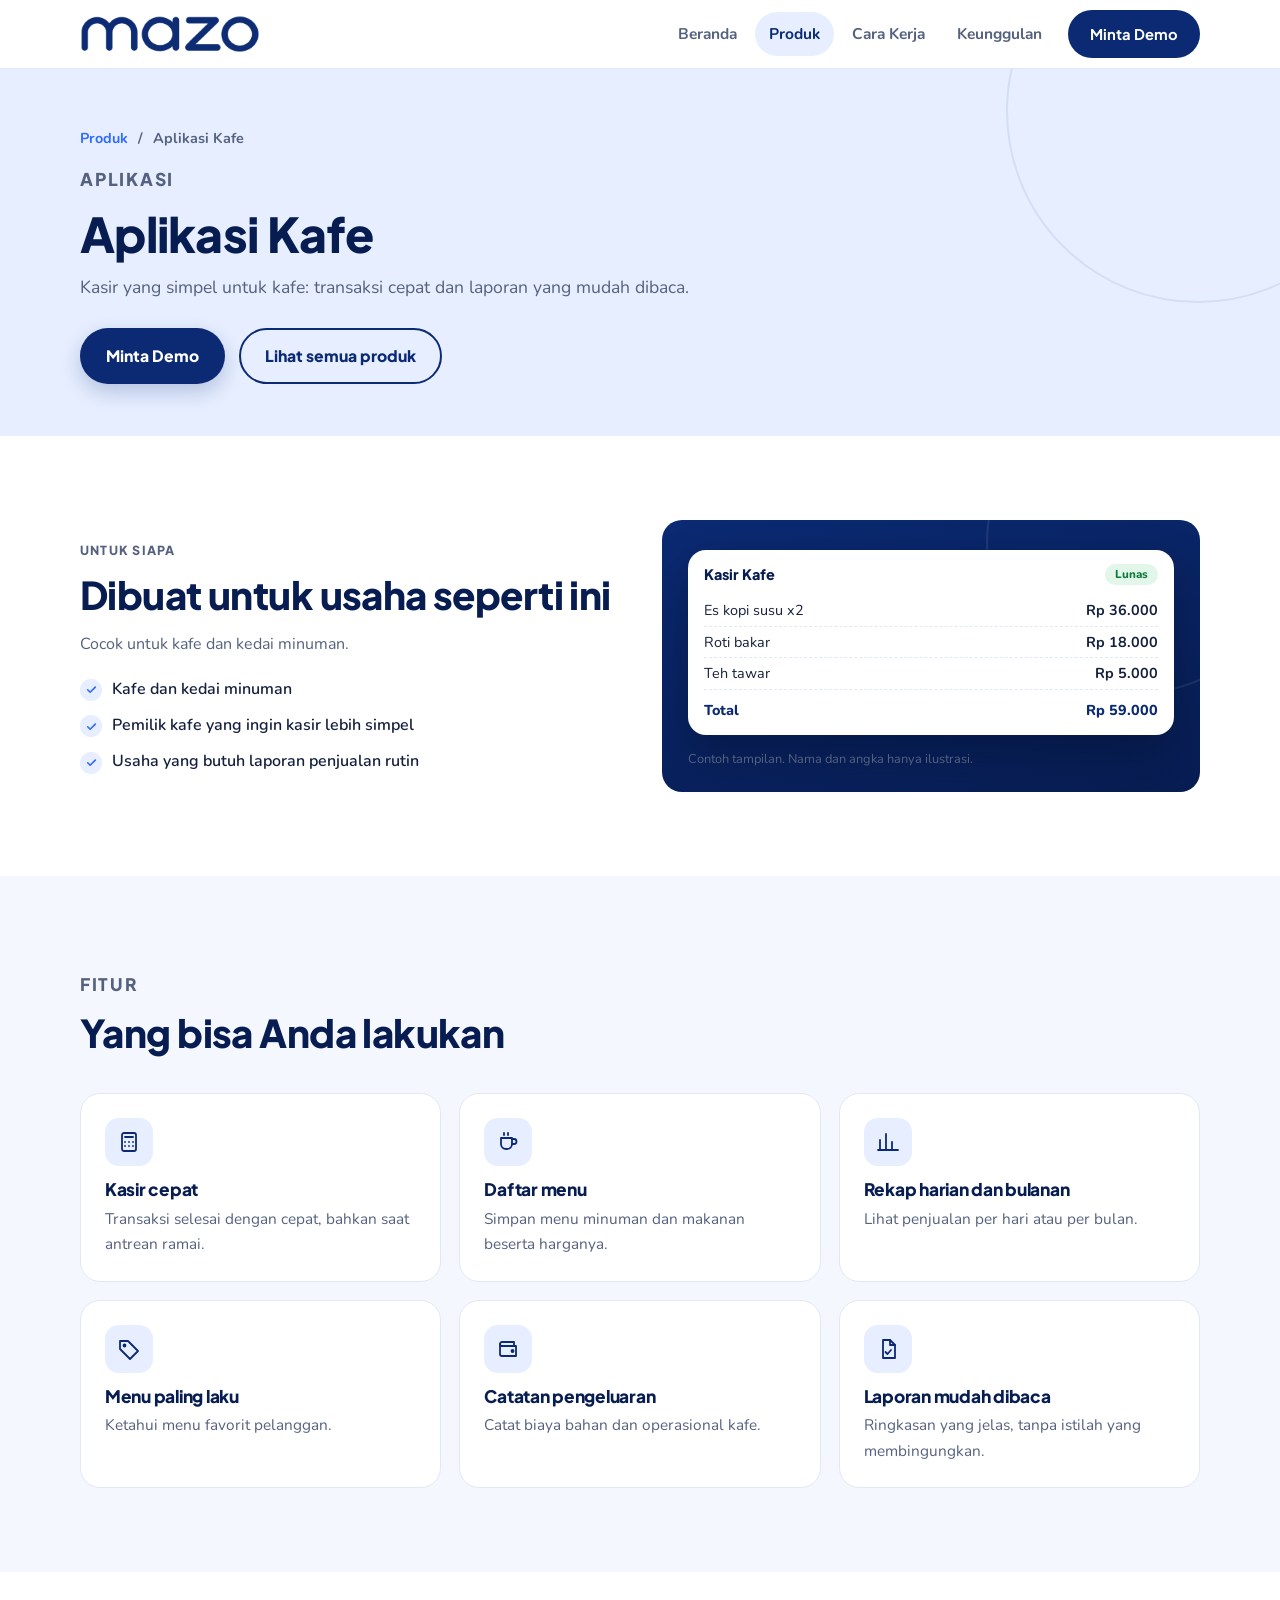
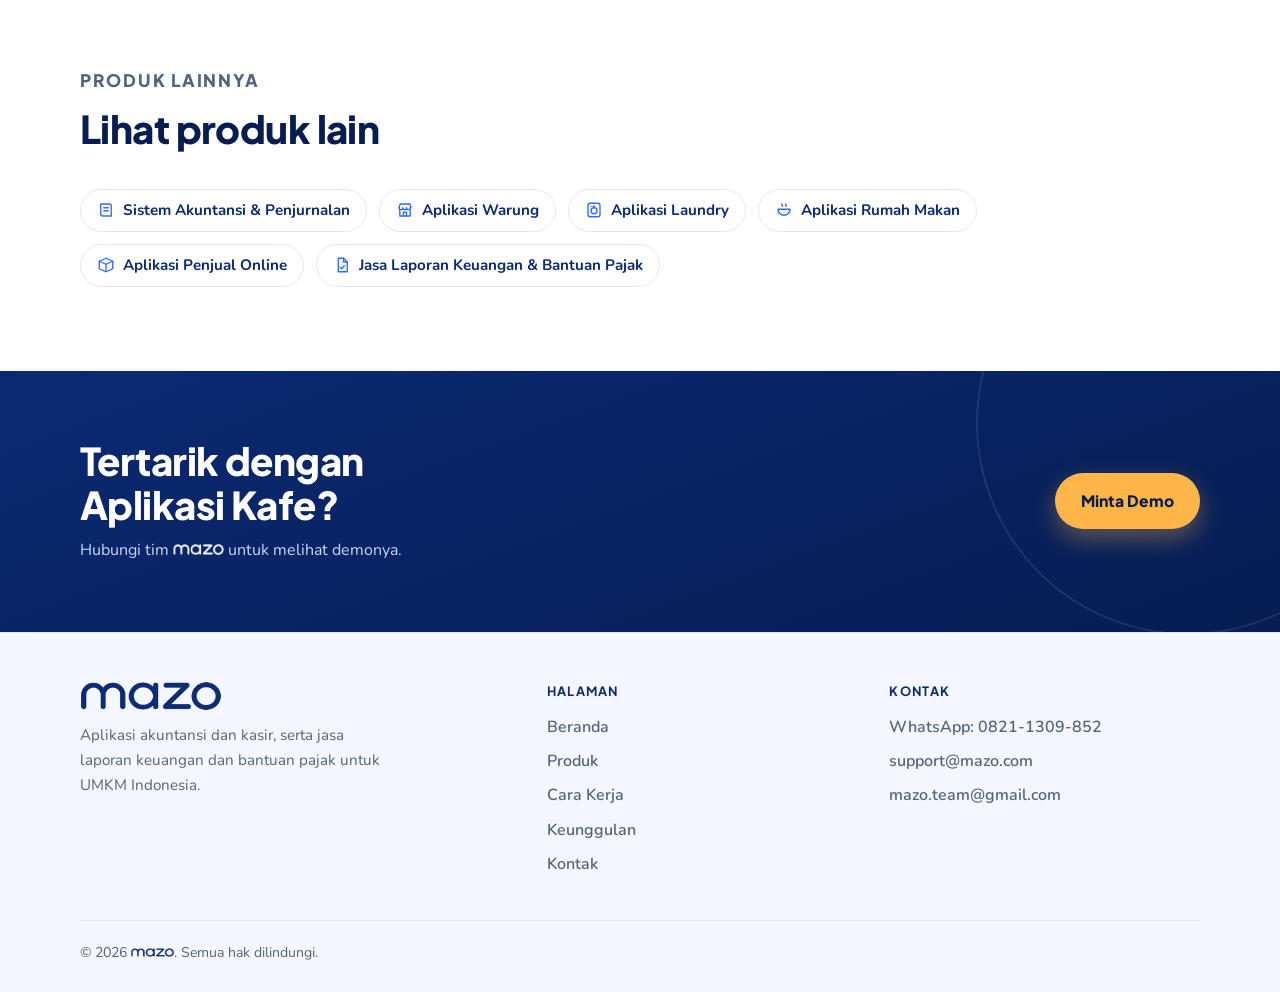
<file: kafe.html>
<!doctype html>
<!-- Mazo website v1.4 -->
<html lang="id">
<head>
<meta charset="utf-8">
<meta name="viewport" content="width=device-width, initial-scale=1, viewport-fit=cover">
<meta name="version" content="1.4">
<title>Aplikasi Kafe - Mazo</title>
<meta name="description" content="Kasir yang simpel untuk kafe: transaksi cepat dan laporan yang mudah dibaca.">
<link rel="preconnect" href="https://fonts.googleapis.com"><link rel="preconnect" href="https://fonts.gstatic.com" crossorigin><link href="https://fonts.googleapis.com/css2?family=Nunito:wght@400;600;700&amp;family=Plus+Jakarta+Sans:wght@700;800&amp;display=swap" rel="stylesheet">
<link rel="stylesheet" href="style.css?v=1.4">
</head>
<body>
<div class="site" data-page="kafe.html"><header class="hdr"><div class="wrap nav"><a href="index.html?v=1.4" aria-label="Mazo, ke beranda"><span class="logo logo-h" role="img" aria-label="Mazo"></span></a><button class="burger" id="burger" aria-label="Buka menu" aria-expanded="false" aria-controls="menu"><span></span><span></span><span></span></button><nav class="menu" id="menu" aria-label="Menu utama"><a href="index.html?v=1.4">Beranda</a><a href="produk.html" aria-current="page">Produk</a><a href="cara-kerja.html">Cara Kerja</a><a href="keunggulan.html">Keunggulan</a><a class="btn" href="kontak.html">Minta Demo</a></nav></div></header><main><section class="banner"><div class="wrap"><nav class="crumb" aria-label="Jejak halaman"><a href="produk.html">Produk</a><span aria-hidden="true">/</span><span>Aplikasi Kafe</span></nav><p class="eyebrow">Aplikasi</p><h1>Aplikasi Kafe</h1><p>Kasir yang simpel untuk kafe: transaksi cepat dan laporan yang mudah dibaca.</p><div class="banner-cta"><a class="btn btn-primary" href="kontak.html#kafe">Minta Demo</a><a class="btn btn-ghost" href="produk.html">Lihat semua produk</a></div></div></section><section class="section"><div class="wrap prod-grid"><div><p class="eyebrow">Untuk siapa</p><h2>Dibuat untuk usaha seperti ini</h2><p>Cocok untuk kafe dan kedai minuman.</p><ul class="ticks"><li>Kafe dan kedai minuman</li><li>Pemilik kafe yang ingin kasir lebih simpel</li><li>Usaha yang butuh laporan penjualan rutin</li></ul></div><div class="mockpanel" role="group" aria-label="Contoh tampilan"><div class="pop"><div class="pop-head"><span>Kasir Kafe</span><span class="pill">Lunas</span></div><ul class="rows"><li><span>Es kopi susu x2</span><b>Rp 36.000</b></li><li><span>Roti bakar</span><b>Rp 18.000</b></li><li><span>Teh tawar</span><b>Rp 5.000</b></li></ul><div class="total"><span>Total</span><span>Rp 59.000</span></div></div><p class="collage-cap">Contoh tampilan. Nama dan angka hanya ilustrasi.</p></div></div></section><section class="section section-mist"><div class="wrap"><div class="sec-head"><p class="eyebrow">Fitur</p><h2>Yang bisa Anda lakukan</h2></div><div class="feat-grid"><div class="feat"><span class="ico-box"><svg class="ico" viewBox="0 0 24 24" fill="none" stroke="currentColor" stroke-width="1.8" stroke-linecap="round" stroke-linejoin="round" aria-hidden="true"><rect x="5" y="3" width="14" height="18" rx="2"/><path d="M8 7h8M8 12h.01M12 12h.01M16 12h.01M8 16h.01M12 16h.01M16 16h.01"/></svg></span><h3>Kasir cepat</h3><p>Transaksi selesai dengan cepat, bahkan saat antrean ramai.</p></div><div class="feat"><span class="ico-box"><svg class="ico" viewBox="0 0 24 24" fill="none" stroke="currentColor" stroke-width="1.8" stroke-linecap="round" stroke-linejoin="round" aria-hidden="true"><path d="M5 8h11v6a5 5 0 0 1-5 5h-1a5 5 0 0 1-5-5z"/><path d="M16 9h2a2.5 2.5 0 0 1 0 5h-2"/><path d="M8 3v2M12 3v2"/></svg></span><h3>Daftar menu</h3><p>Simpan menu minuman dan makanan beserta harganya.</p></div><div class="feat"><span class="ico-box"><svg class="ico" viewBox="0 0 24 24" fill="none" stroke="currentColor" stroke-width="1.8" stroke-linecap="round" stroke-linejoin="round" aria-hidden="true"><path d="M4 20V10M10 20V4M16 20v-8M22 20H2"/></svg></span><h3>Rekap harian dan bulanan</h3><p>Lihat penjualan per hari atau per bulan.</p></div><div class="feat"><span class="ico-box"><svg class="ico" viewBox="0 0 24 24" fill="none" stroke="currentColor" stroke-width="1.8" stroke-linecap="round" stroke-linejoin="round" aria-hidden="true"><path d="M3 12V4h8l10 10-8 8z"/><circle cx="7.5" cy="8.5" r="1"/></svg></span><h3>Menu paling laku</h3><p>Ketahui menu favorit pelanggan.</p></div><div class="feat"><span class="ico-box"><svg class="ico" viewBox="0 0 24 24" fill="none" stroke="currentColor" stroke-width="1.8" stroke-linecap="round" stroke-linejoin="round" aria-hidden="true"><path d="M4 7a2 2 0 0 1 2-2h12v4"/><path d="M4 7v10a2 2 0 0 0 2 2h14V9H6a2 2 0 0 1-2-2z"/><circle cx="16.5" cy="14" r="1"/></svg></span><h3>Catatan pengeluaran</h3><p>Catat biaya bahan dan operasional kafe.</p></div><div class="feat"><span class="ico-box"><svg class="ico" viewBox="0 0 24 24" fill="none" stroke="currentColor" stroke-width="1.8" stroke-linecap="round" stroke-linejoin="round" aria-hidden="true"><path d="M7 3h7l5 5v13H7z"/><path d="M14 3v5h5"/><path d="M9.5 15l2 2 3.5-4"/></svg></span><h3>Laporan mudah dibaca</h3><p>Ringkasan yang jelas, tanpa istilah yang membingungkan.</p></div></div></div></section><section class="section"><div class="wrap"><div class="sec-head"><p class="eyebrow">Produk lainnya</p><h2>Lihat produk lain</h2></div><div class="others"><a class="chip" href="akuntansi.html"><svg class="ico" viewBox="0 0 24 24" fill="none" stroke="currentColor" stroke-width="1.8" stroke-linecap="round" stroke-linejoin="round" aria-hidden="true"><path d="M5 4h11a3 3 0 0 1 3 3v13H8a3 3 0 0 1-3-3z"/><path d="M9 9h6M9 13h6"/></svg>Sistem Akuntansi &amp; Penjurnalan</a><a class="chip" href="warung.html"><svg class="ico" viewBox="0 0 24 24" fill="none" stroke="currentColor" stroke-width="1.8" stroke-linecap="round" stroke-linejoin="round" aria-hidden="true"><path d="M4 9l1.5-5h13L20 9"/><path d="M4 9a2.5 2.5 0 0 0 5 0 2.5 2.5 0 0 0 5 0 2.5 2.5 0 0 0 5 0"/><path d="M5 12v8h14v-8"/><path d="M10 20v-5h4v5"/></svg>Aplikasi Warung</a><a class="chip" href="laundry.html"><svg class="ico" viewBox="0 0 24 24" fill="none" stroke="currentColor" stroke-width="1.8" stroke-linecap="round" stroke-linejoin="round" aria-hidden="true"><rect x="4" y="3" width="16" height="18" rx="3"/><circle cx="12" cy="13" r="4"/><path d="M8 7h.01M11 7h2"/></svg>Aplikasi Laundry</a><a class="chip" href="rumah-makan.html"><svg class="ico" viewBox="0 0 24 24" fill="none" stroke="currentColor" stroke-width="1.8" stroke-linecap="round" stroke-linejoin="round" aria-hidden="true"><path d="M4 11h16a8 8 0 0 1-16 0z"/><path d="M9 4c0 1.5 1 1.5 1 3M14 4c0 1.5 1 1.5 1 3"/></svg>Aplikasi Rumah Makan</a><a class="chip" href="penjual-online.html"><svg class="ico" viewBox="0 0 24 24" fill="none" stroke="currentColor" stroke-width="1.8" stroke-linecap="round" stroke-linejoin="round" aria-hidden="true"><path d="M3 7l9-4 9 4-9 4z"/><path d="M3 7v10l9 4 9-4V7"/><path d="M12 11v10"/></svg>Aplikasi Penjual Online</a><a class="chip" href="jasa-laporan-pajak.html"><svg class="ico" viewBox="0 0 24 24" fill="none" stroke="currentColor" stroke-width="1.8" stroke-linecap="round" stroke-linejoin="round" aria-hidden="true"><path d="M7 3h7l5 5v13H7z"/><path d="M14 3v5h5"/><path d="M9.5 15l2 2 3.5-4"/></svg>Jasa Laporan Keuangan &amp; Bantuan Pajak</a></div></div></section><section class="cta-band"><div class="wrap cta-inner"><div><h2>Tertarik dengan Aplikasi Kafe?</h2><p>Hubungi tim <span class="mz mz-putih" role="img" aria-label="Mazo"></span> untuk melihat demonya.</p></div><a class="btn btn-sun" href="kontak.html#kafe">Minta Demo</a></div></section></main><footer class="foot"><div class="wrap"><div class="foot-grid"><div><span class="logo logo-f" role="img" aria-label="Mazo"></span><p>Aplikasi akuntansi dan kasir, serta jasa laporan keuangan dan bantuan pajak untuk UMKM Indonesia.</p></div><div><h4>Halaman</h4><ul><li><a href="index.html?v=1.4">Beranda</a></li><li><a href="produk.html">Produk</a></li><li><a href="cara-kerja.html">Cara Kerja</a></li><li><a href="keunggulan.html">Keunggulan</a></li><li><a href="kontak.html">Kontak</a></li></ul></div><div><h4>Kontak</h4><ul><li>WhatsApp: 0821-1309-852</li><li>support@mazo.com</li><li>mazo.team@gmail.com</li></ul></div></div><div class="copyright"><span>&copy; <span id="year">2026</span> <span class="mz" role="img" aria-label="Mazo"></span>. Semua hak dilindungi.</span></div></div></footer></div><script src="site.js?v=1.4"></script>
</body>
</html>
</file>
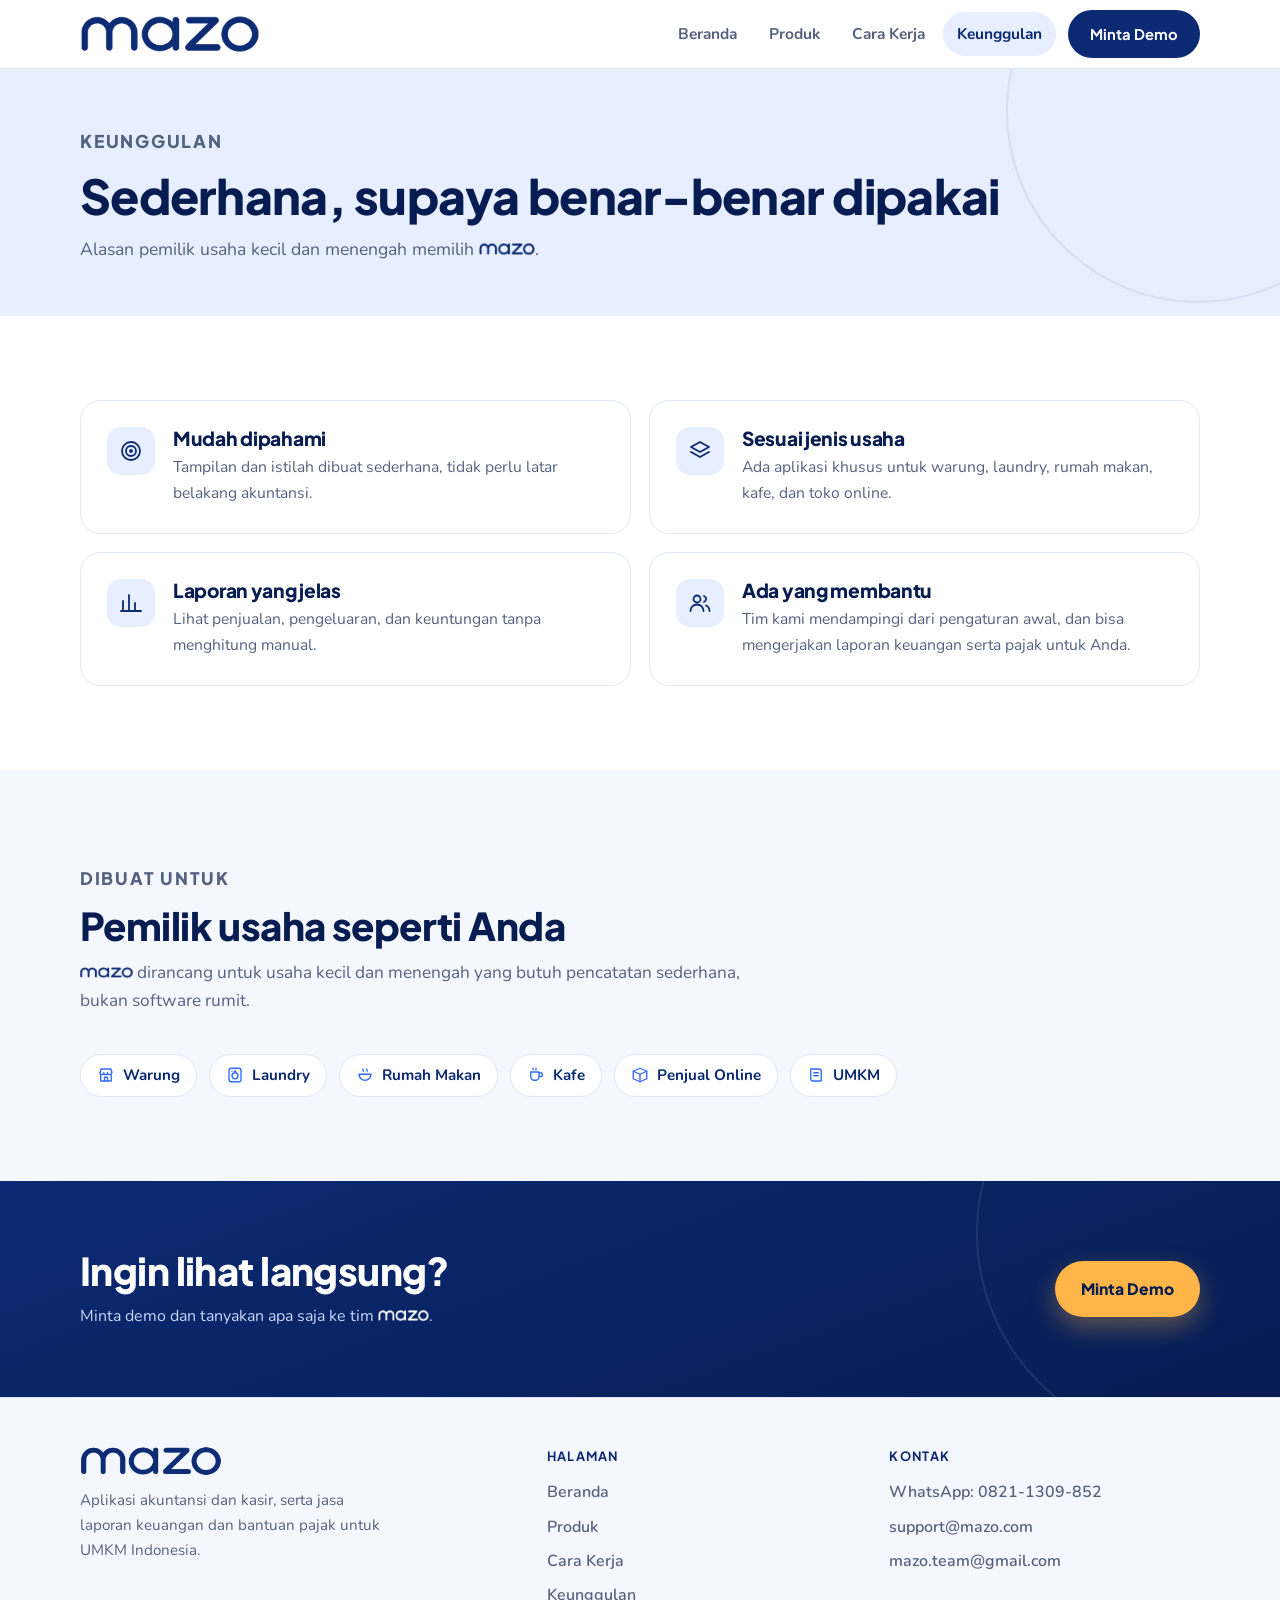
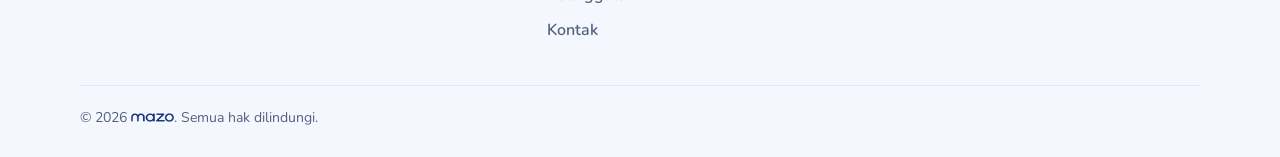
<file: keunggulan.html>
<!doctype html>
<!-- Mazo website v1.4 -->
<html lang="id">
<head>
<meta charset="utf-8">
<meta name="viewport" content="width=device-width, initial-scale=1, viewport-fit=cover">
<meta name="version" content="1.4">
<title>Keunggulan - Mazo</title>
<meta name="description" content="Alasan pemilik usaha kecil dan menengah memilih Mazo.">
<link rel="preconnect" href="https://fonts.googleapis.com"><link rel="preconnect" href="https://fonts.gstatic.com" crossorigin><link href="https://fonts.googleapis.com/css2?family=Nunito:wght@400;600;700&amp;family=Plus+Jakarta+Sans:wght@700;800&amp;display=swap" rel="stylesheet">
<link rel="stylesheet" href="style.css?v=1.4">
</head>
<body>
<div class="site" data-page="keunggulan.html"><header class="hdr"><div class="wrap nav"><a href="index.html?v=1.4" aria-label="Mazo, ke beranda"><span class="logo logo-h" role="img" aria-label="Mazo"></span></a><button class="burger" id="burger" aria-label="Buka menu" aria-expanded="false" aria-controls="menu"><span></span><span></span><span></span></button><nav class="menu" id="menu" aria-label="Menu utama"><a href="index.html?v=1.4">Beranda</a><a href="produk.html">Produk</a><a href="cara-kerja.html">Cara Kerja</a><a href="keunggulan.html" aria-current="page">Keunggulan</a><a class="btn" href="kontak.html">Minta Demo</a></nav></div></header><main><section class="banner"><div class="wrap"><p class="eyebrow">Keunggulan</p><h1>Sederhana, supaya benar-benar dipakai</h1><p>Alasan pemilik usaha kecil dan menengah memilih <span class="mz" role="img" aria-label="Mazo"></span>.</p></div></section><section class="section"><div class="wrap"><div class="why-grid"><div class="why"><span class="ico-box"><svg class="ico" viewBox="0 0 24 24" fill="none" stroke="currentColor" stroke-width="1.8" stroke-linecap="round" stroke-linejoin="round" aria-hidden="true"><circle cx="12" cy="12" r="9"/><circle cx="12" cy="12" r="5"/><circle cx="12" cy="12" r="1"/></svg></span><div><h3>Mudah dipahami</h3><p>Tampilan dan istilah dibuat sederhana, tidak perlu latar belakang akuntansi.</p></div></div><div class="why"><span class="ico-box"><svg class="ico" viewBox="0 0 24 24" fill="none" stroke="currentColor" stroke-width="1.8" stroke-linecap="round" stroke-linejoin="round" aria-hidden="true"><path d="M12 3l9 5-9 5-9-5z"/><path d="M3 13l9 5 9-5"/></svg></span><div><h3>Sesuai jenis usaha</h3><p>Ada aplikasi khusus untuk warung, laundry, rumah makan, kafe, dan toko online.</p></div></div><div class="why"><span class="ico-box"><svg class="ico" viewBox="0 0 24 24" fill="none" stroke="currentColor" stroke-width="1.8" stroke-linecap="round" stroke-linejoin="round" aria-hidden="true"><path d="M4 20V10M10 20V4M16 20v-8M22 20H2"/></svg></span><div><h3>Laporan yang jelas</h3><p>Lihat penjualan, pengeluaran, dan keuntungan tanpa menghitung manual.</p></div></div><div class="why"><span class="ico-box"><svg class="ico" viewBox="0 0 24 24" fill="none" stroke="currentColor" stroke-width="1.8" stroke-linecap="round" stroke-linejoin="round" aria-hidden="true"><circle cx="9" cy="8" r="3.5"/><path d="M2.5 20a6.5 6.5 0 0 1 13 0"/><path d="M16 5a3.2 3.2 0 0 1 0 6M18 14.5a6 6 0 0 1 3.5 5.5"/></svg></span><div><h3>Ada yang membantu</h3><p>Tim kami mendampingi dari pengaturan awal, dan bisa mengerjakan laporan keuangan serta pajak untuk Anda.</p></div></div></div></div></section><section class="section section-mist"><div class="wrap"><div class="sec-head"><p class="eyebrow">Dibuat untuk</p><h2>Pemilik usaha seperti Anda</h2><p><span class="mz" role="img" aria-label="Mazo"></span> dirancang untuk usaha kecil dan menengah yang butuh pencatatan sederhana, bukan software rumit.</p></div><div class="chips"><span class="chip"><svg class="ico" viewBox="0 0 24 24" fill="none" stroke="currentColor" stroke-width="1.8" stroke-linecap="round" stroke-linejoin="round" aria-hidden="true"><path d="M4 9l1.5-5h13L20 9"/><path d="M4 9a2.5 2.5 0 0 0 5 0 2.5 2.5 0 0 0 5 0 2.5 2.5 0 0 0 5 0"/><path d="M5 12v8h14v-8"/><path d="M10 20v-5h4v5"/></svg>Warung</span><span class="chip"><svg class="ico" viewBox="0 0 24 24" fill="none" stroke="currentColor" stroke-width="1.8" stroke-linecap="round" stroke-linejoin="round" aria-hidden="true"><rect x="4" y="3" width="16" height="18" rx="3"/><circle cx="12" cy="13" r="4"/><path d="M8 7h.01M11 7h2"/></svg>Laundry</span><span class="chip"><svg class="ico" viewBox="0 0 24 24" fill="none" stroke="currentColor" stroke-width="1.8" stroke-linecap="round" stroke-linejoin="round" aria-hidden="true"><path d="M4 11h16a8 8 0 0 1-16 0z"/><path d="M9 4c0 1.5 1 1.5 1 3M14 4c0 1.5 1 1.5 1 3"/></svg>Rumah Makan</span><span class="chip"><svg class="ico" viewBox="0 0 24 24" fill="none" stroke="currentColor" stroke-width="1.8" stroke-linecap="round" stroke-linejoin="round" aria-hidden="true"><path d="M5 8h11v6a5 5 0 0 1-5 5h-1a5 5 0 0 1-5-5z"/><path d="M16 9h2a2.5 2.5 0 0 1 0 5h-2"/><path d="M8 3v2M12 3v2"/></svg>Kafe</span><span class="chip"><svg class="ico" viewBox="0 0 24 24" fill="none" stroke="currentColor" stroke-width="1.8" stroke-linecap="round" stroke-linejoin="round" aria-hidden="true"><path d="M3 7l9-4 9 4-9 4z"/><path d="M3 7v10l9 4 9-4V7"/><path d="M12 11v10"/></svg>Penjual Online</span><span class="chip"><svg class="ico" viewBox="0 0 24 24" fill="none" stroke="currentColor" stroke-width="1.8" stroke-linecap="round" stroke-linejoin="round" aria-hidden="true"><path d="M5 4h11a3 3 0 0 1 3 3v13H8a3 3 0 0 1-3-3z"/><path d="M9 9h6M9 13h6"/></svg>UMKM</span></div></div></section><section class="cta-band"><div class="wrap cta-inner"><div><h2>Ingin lihat langsung?</h2><p>Minta demo dan tanyakan apa saja ke tim <span class="mz mz-putih" role="img" aria-label="Mazo"></span>.</p></div><a class="btn btn-sun" href="kontak.html">Minta Demo</a></div></section></main><footer class="foot"><div class="wrap"><div class="foot-grid"><div><span class="logo logo-f" role="img" aria-label="Mazo"></span><p>Aplikasi akuntansi dan kasir, serta jasa laporan keuangan dan bantuan pajak untuk UMKM Indonesia.</p></div><div><h4>Halaman</h4><ul><li><a href="index.html?v=1.4">Beranda</a></li><li><a href="produk.html">Produk</a></li><li><a href="cara-kerja.html">Cara Kerja</a></li><li><a href="keunggulan.html">Keunggulan</a></li><li><a href="kontak.html">Kontak</a></li></ul></div><div><h4>Kontak</h4><ul><li>WhatsApp: 0821-1309-852</li><li>support@mazo.com</li><li>mazo.team@gmail.com</li></ul></div></div><div class="copyright"><span>&copy; <span id="year">2026</span> <span class="mz" role="img" aria-label="Mazo"></span>. Semua hak dilindungi.</span></div></div></footer></div><script src="site.js?v=1.4"></script>
</body>
</html>
</file>
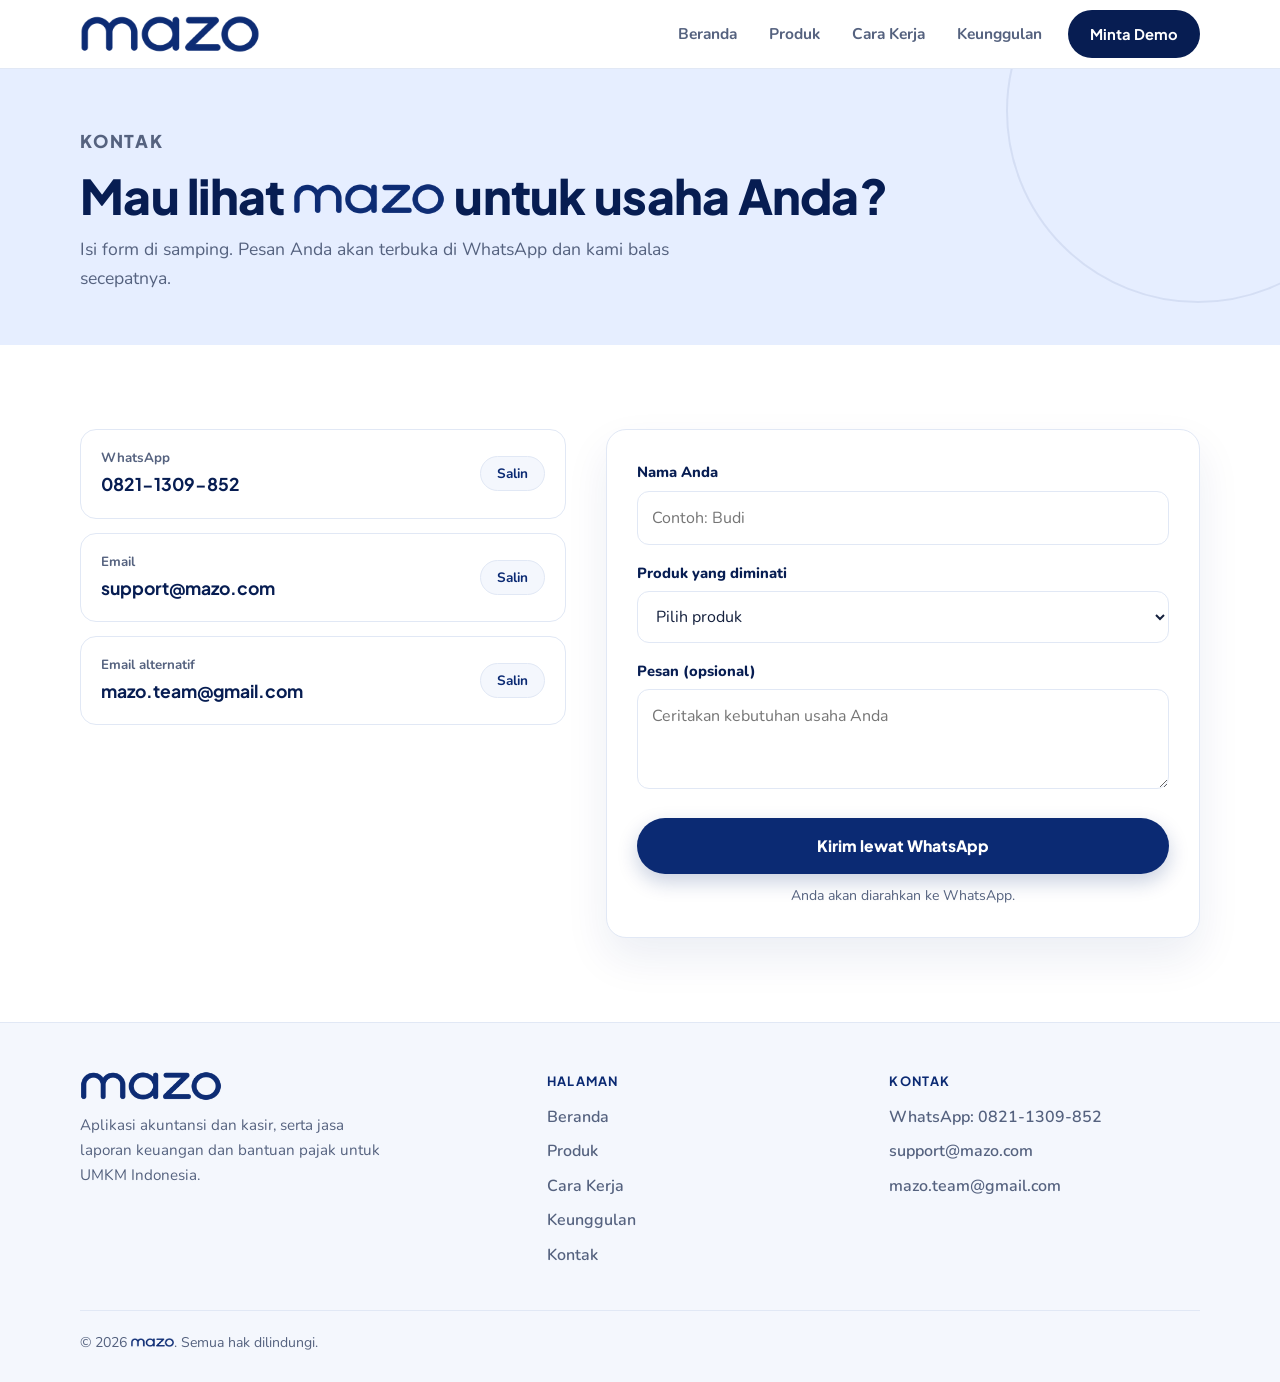
<file: kontak.html>
<!doctype html>
<!-- Mazo website v1.4 -->
<html lang="id">
<head>
<meta charset="utf-8">
<meta name="viewport" content="width=device-width, initial-scale=1, viewport-fit=cover">
<meta name="version" content="1.4">
<title>Kontak - Mazo</title>
<meta name="description" content="Hubungi Mazo lewat WhatsApp untuk minta demo atau konsultasi.">
<link rel="preconnect" href="https://fonts.googleapis.com"><link rel="preconnect" href="https://fonts.gstatic.com" crossorigin><link href="https://fonts.googleapis.com/css2?family=Nunito:wght@400;600;700&amp;family=Plus+Jakarta+Sans:wght@700;800&amp;display=swap" rel="stylesheet">
<link rel="stylesheet" href="style.css?v=1.4">
</head>
<body>
<div class="site" data-page="kontak.html"><header class="hdr"><div class="wrap nav"><a href="index.html?v=1.4" aria-label="Mazo, ke beranda"><span class="logo logo-h" role="img" aria-label="Mazo"></span></a><button class="burger" id="burger" aria-label="Buka menu" aria-expanded="false" aria-controls="menu"><span></span><span></span><span></span></button><nav class="menu" id="menu" aria-label="Menu utama"><a href="index.html?v=1.4">Beranda</a><a href="produk.html">Produk</a><a href="cara-kerja.html">Cara Kerja</a><a href="keunggulan.html">Keunggulan</a><a class="btn" href="kontak.html" aria-current="page">Minta Demo</a></nav></div></header><main><section class="banner"><div class="wrap"><p class="eyebrow">Kontak</p><h1>Mau lihat <span class="mz" role="img" aria-label="Mazo"></span> untuk usaha Anda?</h1><p>Isi form di samping. Pesan Anda akan terbuka di WhatsApp dan kami balas secepatnya.</p></div></section><section class="section"><div class="wrap contact-grid"><div class="info"><div class="info-item"><div><small>WhatsApp</small><strong id="wa-text">0821-1309-852</strong></div><button class="copy" type="button" data-copy="#wa-text">Salin</button></div><div class="info-item"><div><small>Email</small><strong id="mail-text">support@mazo.com</strong></div><button class="copy" type="button" data-copy="#mail-text">Salin</button></div><div class="info-item"><div><small>Email alternatif</small><strong id="mail2-text">mazo.team@gmail.com</strong></div><button class="copy" type="button" data-copy="#mail2-text">Salin</button></div></div><form onsubmit="return false"><label for="nama">Nama Anda</label><input id="nama" type="text" placeholder="Contoh: Budi" autocomplete="name"><label for="produk">Produk yang diminati</label><select id="produk"><option value="">Pilih produk</option><option value="Sistem Akuntansi &amp; Penjurnalan" data-id="akuntansi">Sistem Akuntansi &amp; Penjurnalan</option><option value="Aplikasi Warung" data-id="warung">Aplikasi Warung</option><option value="Aplikasi Laundry" data-id="laundry">Aplikasi Laundry</option><option value="Aplikasi Rumah Makan" data-id="rumah-makan">Aplikasi Rumah Makan</option><option value="Aplikasi Kafe" data-id="kafe">Aplikasi Kafe</option><option value="Aplikasi Penjual Online" data-id="penjual-online">Aplikasi Penjual Online</option><option value="Jasa Laporan Keuangan &amp; Bantuan Pajak" data-id="jasa">Jasa Laporan Keuangan &amp; Bantuan Pajak</option><option value="Belum tahu, mohon dibantu" data-id="">Belum tahu, mohon dibantu</option></select><label for="pesan">Pesan (opsional)</label><textarea id="pesan" placeholder="Ceritakan kebutuhan usaha Anda"></textarea><p class="form-err" id="err" hidden>Isi nama Anda dulu ya.</p><a class="btn btn-primary" id="wa-send" href="https://wa.me/628211309852" target="_blank" rel="noopener">Kirim lewat WhatsApp</a><p class="form-note">Anda akan diarahkan ke WhatsApp.</p></form></div></section></main><footer class="foot"><div class="wrap"><div class="foot-grid"><div><span class="logo logo-f" role="img" aria-label="Mazo"></span><p>Aplikasi akuntansi dan kasir, serta jasa laporan keuangan dan bantuan pajak untuk UMKM Indonesia.</p></div><div><h4>Halaman</h4><ul><li><a href="index.html?v=1.4">Beranda</a></li><li><a href="produk.html">Produk</a></li><li><a href="cara-kerja.html">Cara Kerja</a></li><li><a href="keunggulan.html">Keunggulan</a></li><li><a href="kontak.html">Kontak</a></li></ul></div><div><h4>Kontak</h4><ul><li>WhatsApp: 0821-1309-852</li><li>support@mazo.com</li><li>mazo.team@gmail.com</li></ul></div></div><div class="copyright"><span>&copy; <span id="year">2026</span> <span class="mz" role="img" aria-label="Mazo"></span>. Semua hak dilindungi.</span></div></div></footer></div><script src="site.js?v=1.4"></script>
</body>
</html>
</file>
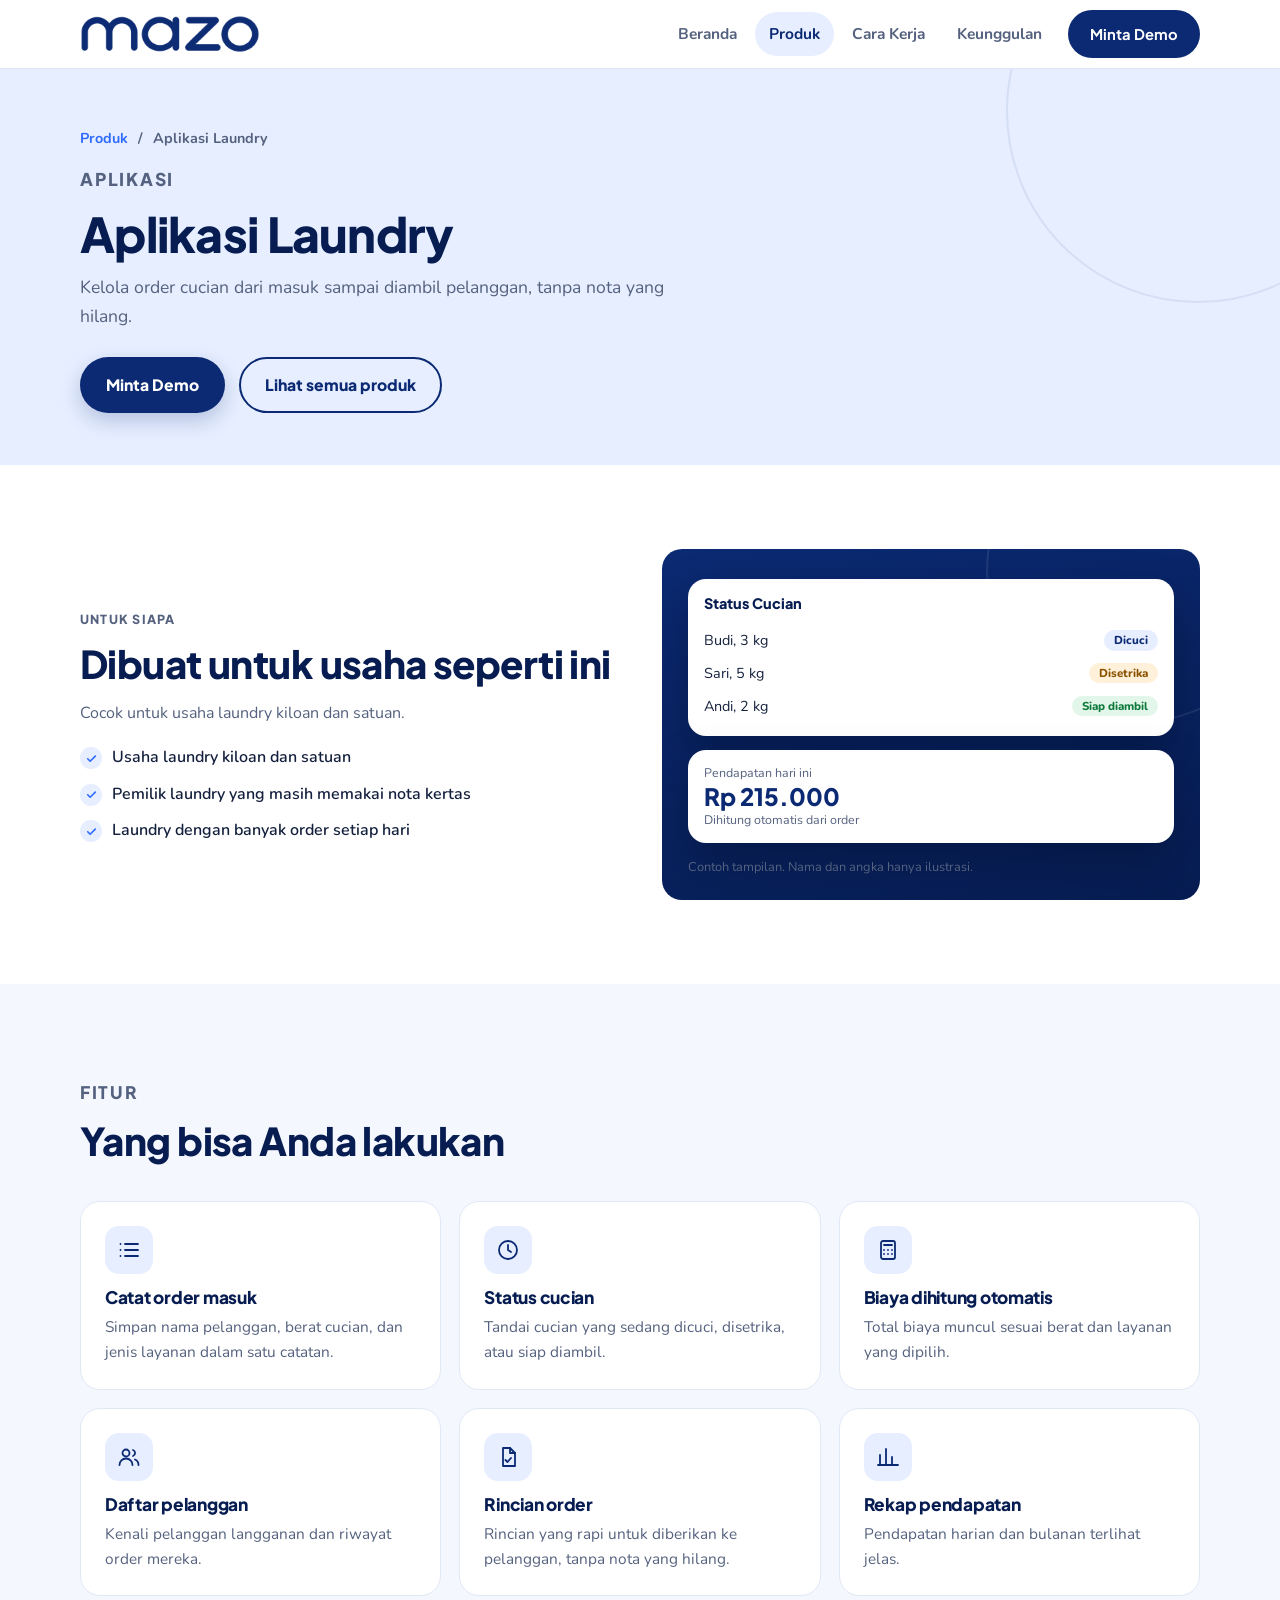
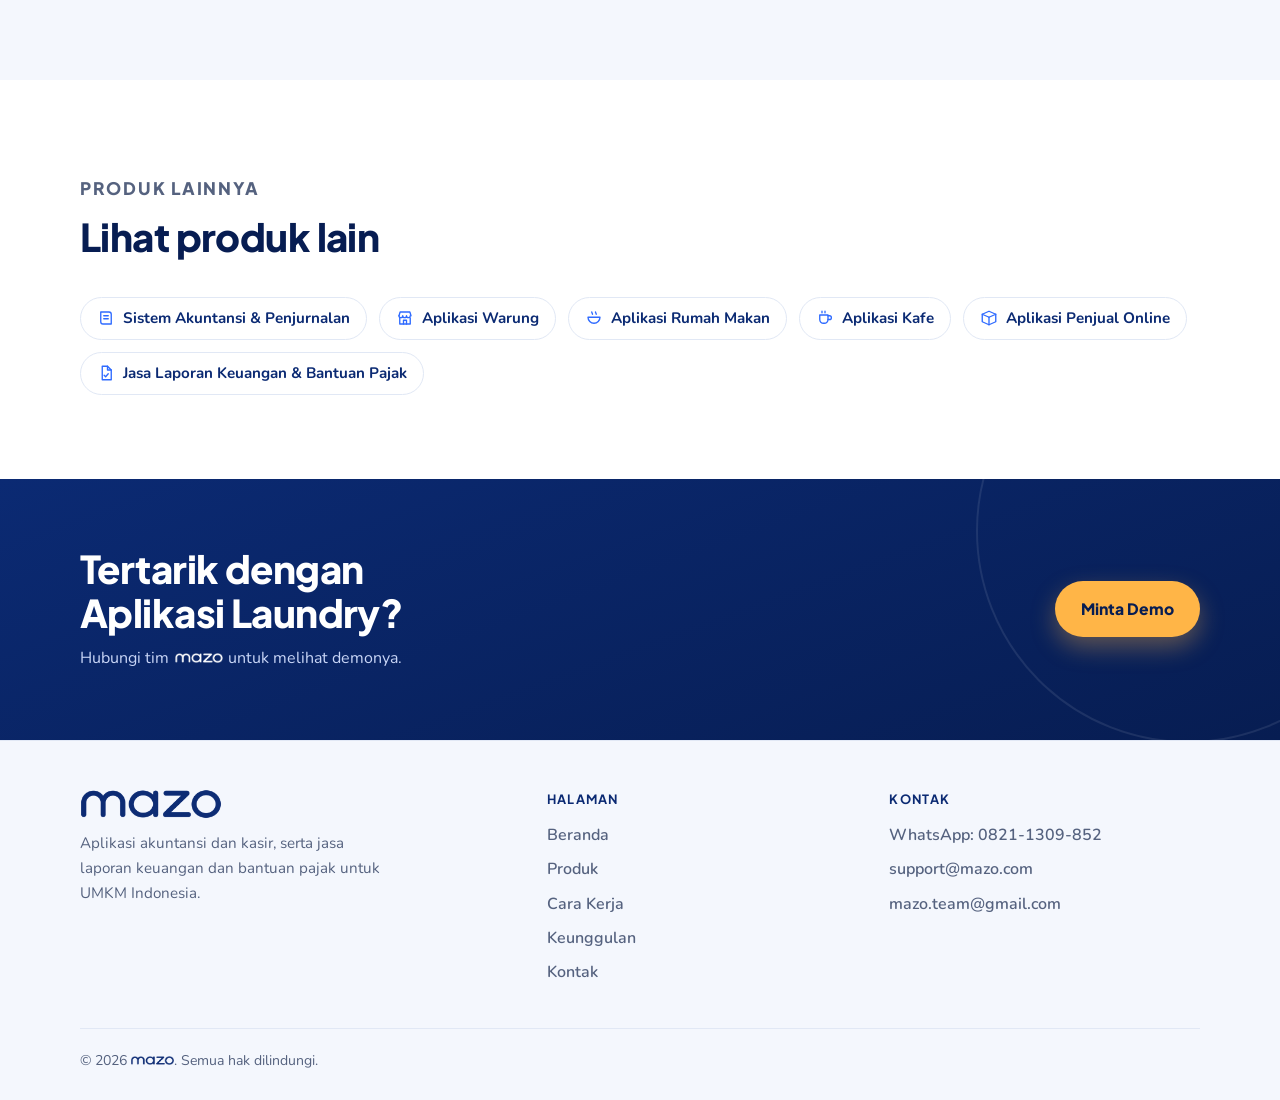
<file: laundry.html>
<!doctype html>
<!-- Mazo website v1.4 -->
<html lang="id">
<head>
<meta charset="utf-8">
<meta name="viewport" content="width=device-width, initial-scale=1, viewport-fit=cover">
<meta name="version" content="1.4">
<title>Aplikasi Laundry - Mazo</title>
<meta name="description" content="Kelola order cucian dari masuk sampai diambil pelanggan, tanpa nota yang hilang.">
<link rel="preconnect" href="https://fonts.googleapis.com"><link rel="preconnect" href="https://fonts.gstatic.com" crossorigin><link href="https://fonts.googleapis.com/css2?family=Nunito:wght@400;600;700&amp;family=Plus+Jakarta+Sans:wght@700;800&amp;display=swap" rel="stylesheet">
<link rel="stylesheet" href="style.css?v=1.4">
</head>
<body>
<div class="site" data-page="laundry.html"><header class="hdr"><div class="wrap nav"><a href="index.html?v=1.4" aria-label="Mazo, ke beranda"><span class="logo logo-h" role="img" aria-label="Mazo"></span></a><button class="burger" id="burger" aria-label="Buka menu" aria-expanded="false" aria-controls="menu"><span></span><span></span><span></span></button><nav class="menu" id="menu" aria-label="Menu utama"><a href="index.html?v=1.4">Beranda</a><a href="produk.html" aria-current="page">Produk</a><a href="cara-kerja.html">Cara Kerja</a><a href="keunggulan.html">Keunggulan</a><a class="btn" href="kontak.html">Minta Demo</a></nav></div></header><main><section class="banner"><div class="wrap"><nav class="crumb" aria-label="Jejak halaman"><a href="produk.html">Produk</a><span aria-hidden="true">/</span><span>Aplikasi Laundry</span></nav><p class="eyebrow">Aplikasi</p><h1>Aplikasi Laundry</h1><p>Kelola order cucian dari masuk sampai diambil pelanggan, tanpa nota yang hilang.</p><div class="banner-cta"><a class="btn btn-primary" href="kontak.html#laundry">Minta Demo</a><a class="btn btn-ghost" href="produk.html">Lihat semua produk</a></div></div></section><section class="section"><div class="wrap prod-grid"><div><p class="eyebrow">Untuk siapa</p><h2>Dibuat untuk usaha seperti ini</h2><p>Cocok untuk usaha laundry kiloan dan satuan.</p><ul class="ticks"><li>Usaha laundry kiloan dan satuan</li><li>Pemilik laundry yang masih memakai nota kertas</li><li>Laundry dengan banyak order setiap hari</li></ul></div><div class="mockpanel" role="group" aria-label="Contoh tampilan"><div class="pop"><div class="pop-head"><span>Status Cucian</span></div><ul class="status"><li><span>Budi, 3 kg</span><span class="pill pill-blue">Dicuci</span></li><li><span>Sari, 5 kg</span><span class="pill pill-sun">Disetrika</span></li><li><span>Andi, 2 kg</span><span class="pill ">Siap diambil</span></li></ul></div><div class="pop"><div class="stat-label">Pendapatan hari ini</div><div class="stat">Rp 215.000</div><div class="stat-label">Dihitung otomatis dari order</div></div><p class="collage-cap">Contoh tampilan. Nama dan angka hanya ilustrasi.</p></div></div></section><section class="section section-mist"><div class="wrap"><div class="sec-head"><p class="eyebrow">Fitur</p><h2>Yang bisa Anda lakukan</h2></div><div class="feat-grid"><div class="feat"><span class="ico-box"><svg class="ico" viewBox="0 0 24 24" fill="none" stroke="currentColor" stroke-width="1.8" stroke-linecap="round" stroke-linejoin="round" aria-hidden="true"><path d="M8 6h13M8 12h13M8 18h13M3.5 6h.01M3.5 12h.01M3.5 18h.01"/></svg></span><h3>Catat order masuk</h3><p>Simpan nama pelanggan, berat cucian, dan jenis layanan dalam satu catatan.</p></div><div class="feat"><span class="ico-box"><svg class="ico" viewBox="0 0 24 24" fill="none" stroke="currentColor" stroke-width="1.8" stroke-linecap="round" stroke-linejoin="round" aria-hidden="true"><circle cx="12" cy="12" r="9"/><path d="M12 7v5l3 2"/></svg></span><h3>Status cucian</h3><p>Tandai cucian yang sedang dicuci, disetrika, atau siap diambil.</p></div><div class="feat"><span class="ico-box"><svg class="ico" viewBox="0 0 24 24" fill="none" stroke="currentColor" stroke-width="1.8" stroke-linecap="round" stroke-linejoin="round" aria-hidden="true"><rect x="5" y="3" width="14" height="18" rx="2"/><path d="M8 7h8M8 12h.01M12 12h.01M16 12h.01M8 16h.01M12 16h.01M16 16h.01"/></svg></span><h3>Biaya dihitung otomatis</h3><p>Total biaya muncul sesuai berat dan layanan yang dipilih.</p></div><div class="feat"><span class="ico-box"><svg class="ico" viewBox="0 0 24 24" fill="none" stroke="currentColor" stroke-width="1.8" stroke-linecap="round" stroke-linejoin="round" aria-hidden="true"><circle cx="9" cy="8" r="3.5"/><path d="M2.5 20a6.5 6.5 0 0 1 13 0"/><path d="M16 5a3.2 3.2 0 0 1 0 6M18 14.5a6 6 0 0 1 3.5 5.5"/></svg></span><h3>Daftar pelanggan</h3><p>Kenali pelanggan langganan dan riwayat order mereka.</p></div><div class="feat"><span class="ico-box"><svg class="ico" viewBox="0 0 24 24" fill="none" stroke="currentColor" stroke-width="1.8" stroke-linecap="round" stroke-linejoin="round" aria-hidden="true"><path d="M7 3h7l5 5v13H7z"/><path d="M14 3v5h5"/><path d="M9.5 15l2 2 3.5-4"/></svg></span><h3>Rincian order</h3><p>Rincian yang rapi untuk diberikan ke pelanggan, tanpa nota yang hilang.</p></div><div class="feat"><span class="ico-box"><svg class="ico" viewBox="0 0 24 24" fill="none" stroke="currentColor" stroke-width="1.8" stroke-linecap="round" stroke-linejoin="round" aria-hidden="true"><path d="M4 20V10M10 20V4M16 20v-8M22 20H2"/></svg></span><h3>Rekap pendapatan</h3><p>Pendapatan harian dan bulanan terlihat jelas.</p></div></div></div></section><section class="section"><div class="wrap"><div class="sec-head"><p class="eyebrow">Produk lainnya</p><h2>Lihat produk lain</h2></div><div class="others"><a class="chip" href="akuntansi.html"><svg class="ico" viewBox="0 0 24 24" fill="none" stroke="currentColor" stroke-width="1.8" stroke-linecap="round" stroke-linejoin="round" aria-hidden="true"><path d="M5 4h11a3 3 0 0 1 3 3v13H8a3 3 0 0 1-3-3z"/><path d="M9 9h6M9 13h6"/></svg>Sistem Akuntansi &amp; Penjurnalan</a><a class="chip" href="warung.html"><svg class="ico" viewBox="0 0 24 24" fill="none" stroke="currentColor" stroke-width="1.8" stroke-linecap="round" stroke-linejoin="round" aria-hidden="true"><path d="M4 9l1.5-5h13L20 9"/><path d="M4 9a2.5 2.5 0 0 0 5 0 2.5 2.5 0 0 0 5 0 2.5 2.5 0 0 0 5 0"/><path d="M5 12v8h14v-8"/><path d="M10 20v-5h4v5"/></svg>Aplikasi Warung</a><a class="chip" href="rumah-makan.html"><svg class="ico" viewBox="0 0 24 24" fill="none" stroke="currentColor" stroke-width="1.8" stroke-linecap="round" stroke-linejoin="round" aria-hidden="true"><path d="M4 11h16a8 8 0 0 1-16 0z"/><path d="M9 4c0 1.5 1 1.5 1 3M14 4c0 1.5 1 1.5 1 3"/></svg>Aplikasi Rumah Makan</a><a class="chip" href="kafe.html"><svg class="ico" viewBox="0 0 24 24" fill="none" stroke="currentColor" stroke-width="1.8" stroke-linecap="round" stroke-linejoin="round" aria-hidden="true"><path d="M5 8h11v6a5 5 0 0 1-5 5h-1a5 5 0 0 1-5-5z"/><path d="M16 9h2a2.5 2.5 0 0 1 0 5h-2"/><path d="M8 3v2M12 3v2"/></svg>Aplikasi Kafe</a><a class="chip" href="penjual-online.html"><svg class="ico" viewBox="0 0 24 24" fill="none" stroke="currentColor" stroke-width="1.8" stroke-linecap="round" stroke-linejoin="round" aria-hidden="true"><path d="M3 7l9-4 9 4-9 4z"/><path d="M3 7v10l9 4 9-4V7"/><path d="M12 11v10"/></svg>Aplikasi Penjual Online</a><a class="chip" href="jasa-laporan-pajak.html"><svg class="ico" viewBox="0 0 24 24" fill="none" stroke="currentColor" stroke-width="1.8" stroke-linecap="round" stroke-linejoin="round" aria-hidden="true"><path d="M7 3h7l5 5v13H7z"/><path d="M14 3v5h5"/><path d="M9.5 15l2 2 3.5-4"/></svg>Jasa Laporan Keuangan &amp; Bantuan Pajak</a></div></div></section><section class="cta-band"><div class="wrap cta-inner"><div><h2>Tertarik dengan Aplikasi Laundry?</h2><p>Hubungi tim <span class="mz mz-putih" role="img" aria-label="Mazo"></span> untuk melihat demonya.</p></div><a class="btn btn-sun" href="kontak.html#laundry">Minta Demo</a></div></section></main><footer class="foot"><div class="wrap"><div class="foot-grid"><div><span class="logo logo-f" role="img" aria-label="Mazo"></span><p>Aplikasi akuntansi dan kasir, serta jasa laporan keuangan dan bantuan pajak untuk UMKM Indonesia.</p></div><div><h4>Halaman</h4><ul><li><a href="index.html?v=1.4">Beranda</a></li><li><a href="produk.html">Produk</a></li><li><a href="cara-kerja.html">Cara Kerja</a></li><li><a href="keunggulan.html">Keunggulan</a></li><li><a href="kontak.html">Kontak</a></li></ul></div><div><h4>Kontak</h4><ul><li>WhatsApp: 0821-1309-852</li><li>support@mazo.com</li><li>mazo.team@gmail.com</li></ul></div></div><div class="copyright"><span>&copy; <span id="year">2026</span> <span class="mz" role="img" aria-label="Mazo"></span>. Semua hak dilindungi.</span></div></div></footer></div><script src="site.js?v=1.4"></script>
</body>
</html>
</file>
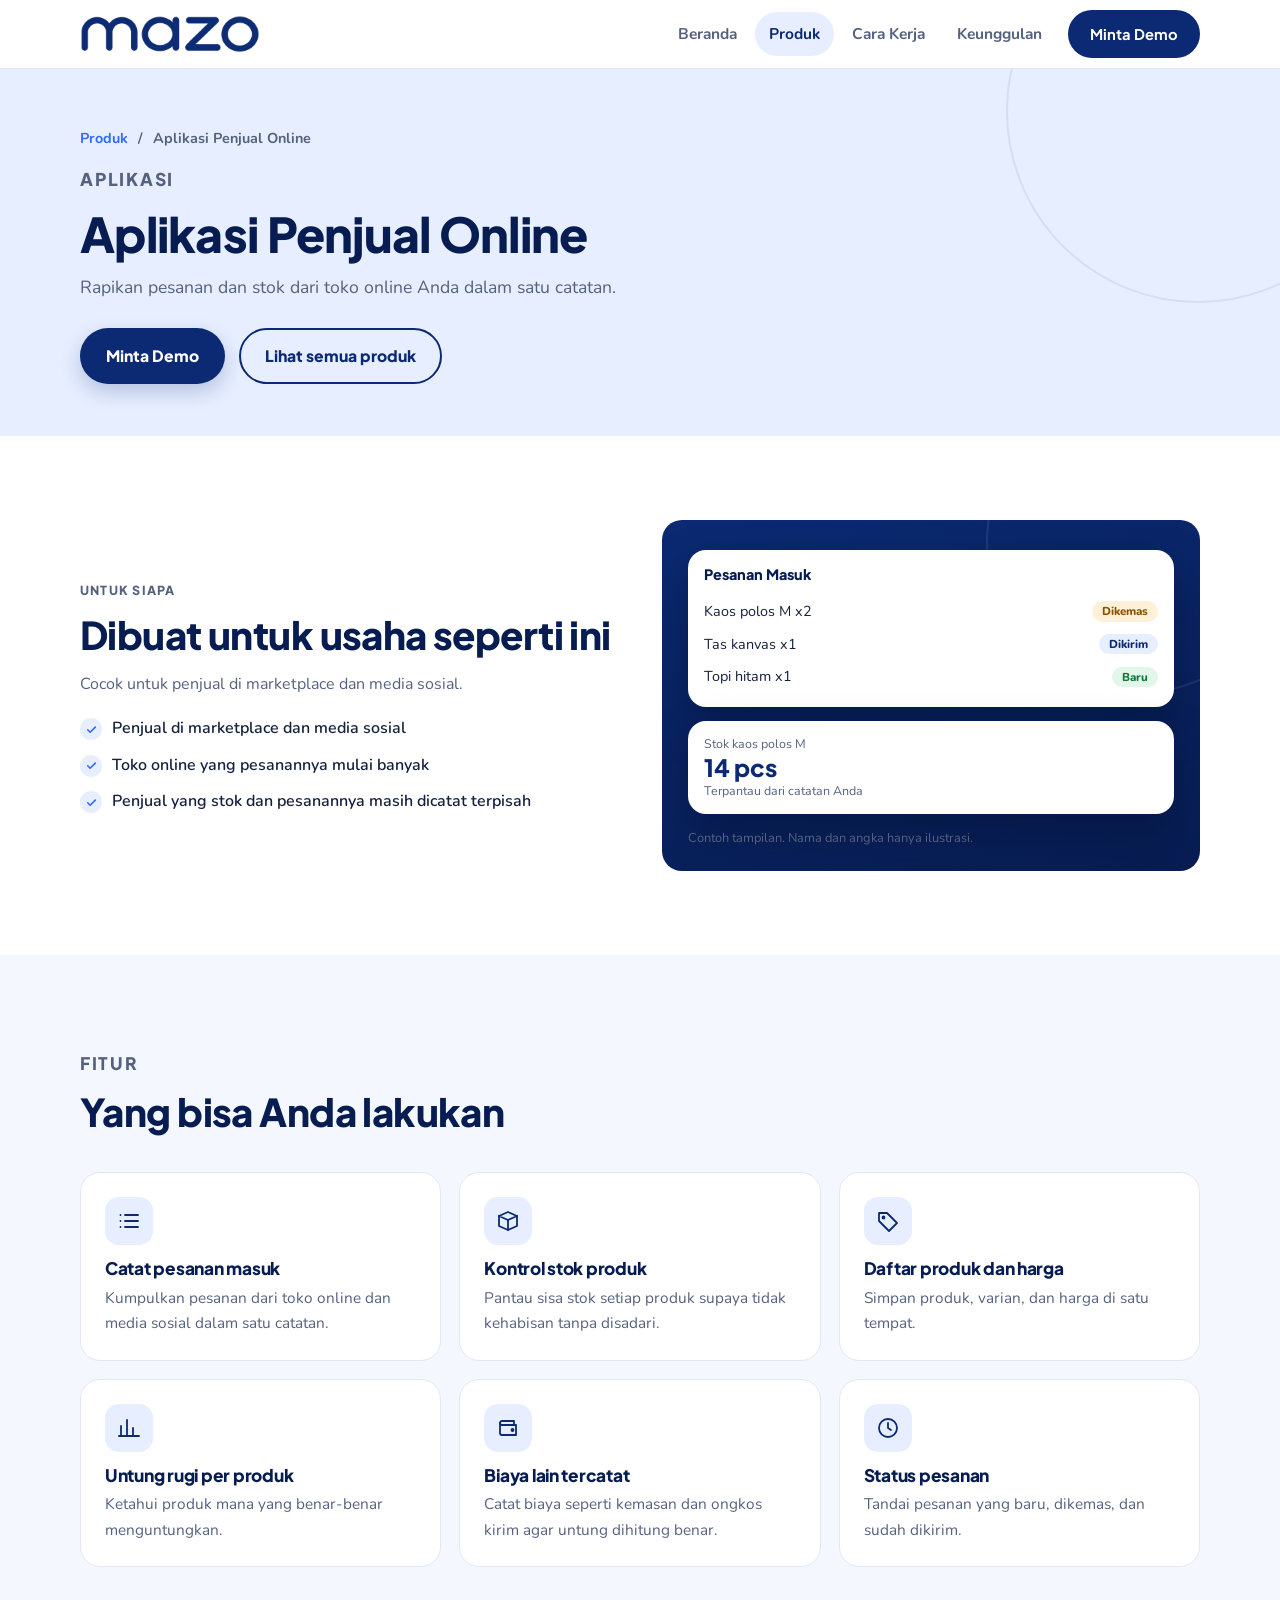
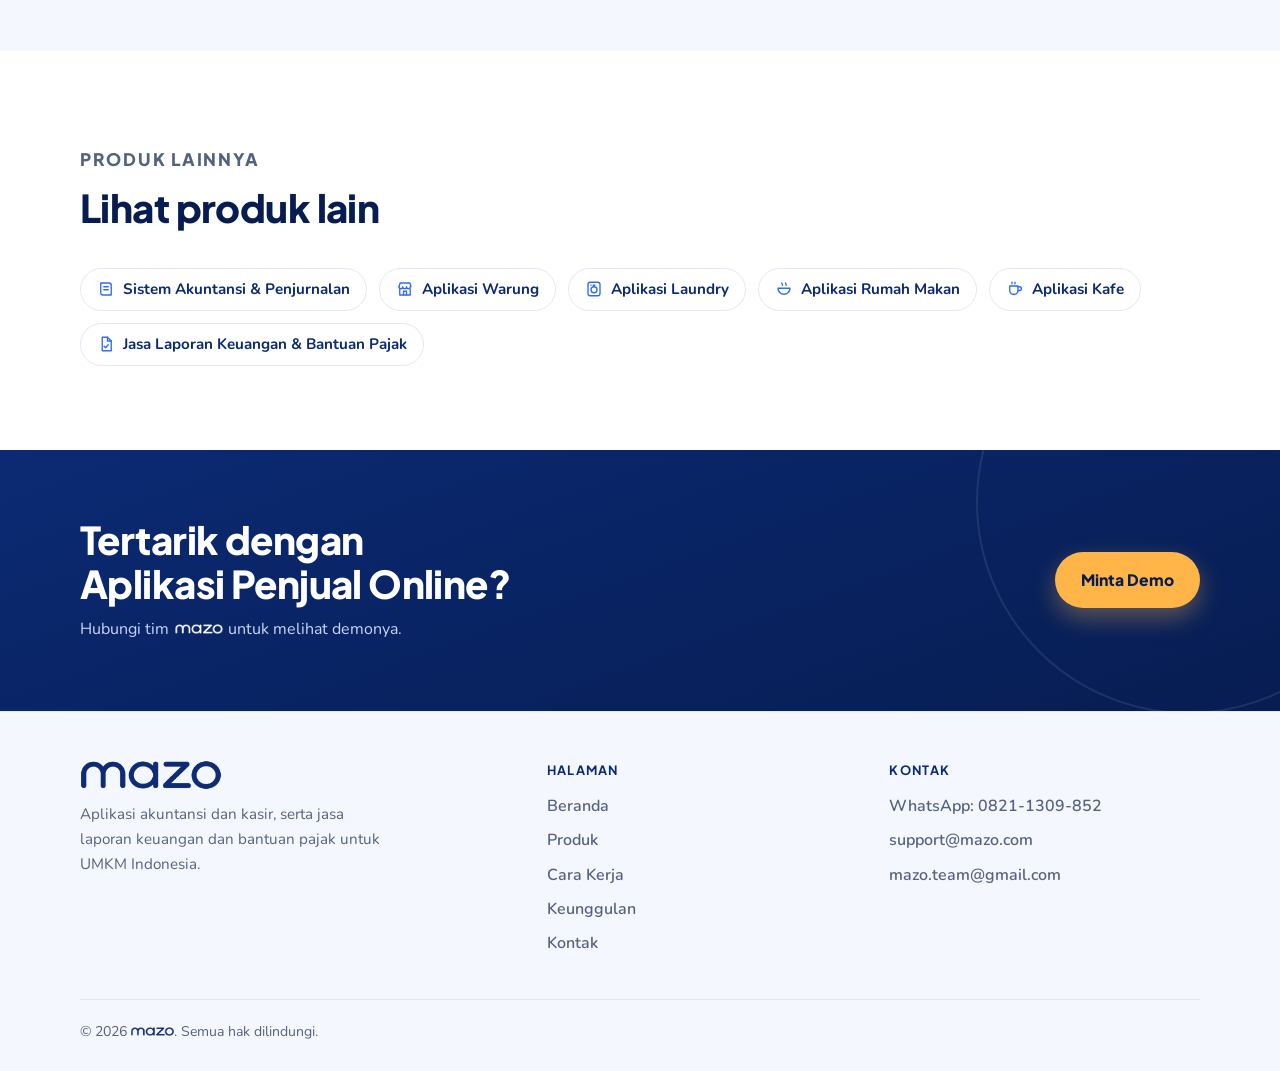
<file: penjual-online.html>
<!doctype html>
<!-- Mazo website v1.4 -->
<html lang="id">
<head>
<meta charset="utf-8">
<meta name="viewport" content="width=device-width, initial-scale=1, viewport-fit=cover">
<meta name="version" content="1.4">
<title>Aplikasi Penjual Online - Mazo</title>
<meta name="description" content="Rapikan pesanan dan stok dari toko online Anda dalam satu catatan.">
<link rel="preconnect" href="https://fonts.googleapis.com"><link rel="preconnect" href="https://fonts.gstatic.com" crossorigin><link href="https://fonts.googleapis.com/css2?family=Nunito:wght@400;600;700&amp;family=Plus+Jakarta+Sans:wght@700;800&amp;display=swap" rel="stylesheet">
<link rel="stylesheet" href="style.css?v=1.4">
</head>
<body>
<div class="site" data-page="penjual-online.html"><header class="hdr"><div class="wrap nav"><a href="index.html?v=1.4" aria-label="Mazo, ke beranda"><span class="logo logo-h" role="img" aria-label="Mazo"></span></a><button class="burger" id="burger" aria-label="Buka menu" aria-expanded="false" aria-controls="menu"><span></span><span></span><span></span></button><nav class="menu" id="menu" aria-label="Menu utama"><a href="index.html?v=1.4">Beranda</a><a href="produk.html" aria-current="page">Produk</a><a href="cara-kerja.html">Cara Kerja</a><a href="keunggulan.html">Keunggulan</a><a class="btn" href="kontak.html">Minta Demo</a></nav></div></header><main><section class="banner"><div class="wrap"><nav class="crumb" aria-label="Jejak halaman"><a href="produk.html">Produk</a><span aria-hidden="true">/</span><span>Aplikasi Penjual Online</span></nav><p class="eyebrow">Aplikasi</p><h1>Aplikasi Penjual Online</h1><p>Rapikan pesanan dan stok dari toko online Anda dalam satu catatan.</p><div class="banner-cta"><a class="btn btn-primary" href="kontak.html#penjual-online">Minta Demo</a><a class="btn btn-ghost" href="produk.html">Lihat semua produk</a></div></div></section><section class="section"><div class="wrap prod-grid"><div><p class="eyebrow">Untuk siapa</p><h2>Dibuat untuk usaha seperti ini</h2><p>Cocok untuk penjual di marketplace dan media sosial.</p><ul class="ticks"><li>Penjual di marketplace dan media sosial</li><li>Toko online yang pesanannya mulai banyak</li><li>Penjual yang stok dan pesanannya masih dicatat terpisah</li></ul></div><div class="mockpanel" role="group" aria-label="Contoh tampilan"><div class="pop"><div class="pop-head"><span>Pesanan Masuk</span></div><ul class="status"><li><span>Kaos polos M x2</span><span class="pill pill-sun">Dikemas</span></li><li><span>Tas kanvas x1</span><span class="pill pill-blue">Dikirim</span></li><li><span>Topi hitam x1</span><span class="pill ">Baru</span></li></ul></div><div class="pop"><div class="stat-label">Stok kaos polos M</div><div class="stat">14 pcs</div><div class="stat-label">Terpantau dari catatan Anda</div></div><p class="collage-cap">Contoh tampilan. Nama dan angka hanya ilustrasi.</p></div></div></section><section class="section section-mist"><div class="wrap"><div class="sec-head"><p class="eyebrow">Fitur</p><h2>Yang bisa Anda lakukan</h2></div><div class="feat-grid"><div class="feat"><span class="ico-box"><svg class="ico" viewBox="0 0 24 24" fill="none" stroke="currentColor" stroke-width="1.8" stroke-linecap="round" stroke-linejoin="round" aria-hidden="true"><path d="M8 6h13M8 12h13M8 18h13M3.5 6h.01M3.5 12h.01M3.5 18h.01"/></svg></span><h3>Catat pesanan masuk</h3><p>Kumpulkan pesanan dari toko online dan media sosial dalam satu catatan.</p></div><div class="feat"><span class="ico-box"><svg class="ico" viewBox="0 0 24 24" fill="none" stroke="currentColor" stroke-width="1.8" stroke-linecap="round" stroke-linejoin="round" aria-hidden="true"><path d="M3 7l9-4 9 4-9 4z"/><path d="M3 7v10l9 4 9-4V7"/><path d="M12 11v10"/></svg></span><h3>Kontrol stok produk</h3><p>Pantau sisa stok setiap produk supaya tidak kehabisan tanpa disadari.</p></div><div class="feat"><span class="ico-box"><svg class="ico" viewBox="0 0 24 24" fill="none" stroke="currentColor" stroke-width="1.8" stroke-linecap="round" stroke-linejoin="round" aria-hidden="true"><path d="M3 12V4h8l10 10-8 8z"/><circle cx="7.5" cy="8.5" r="1"/></svg></span><h3>Daftar produk dan harga</h3><p>Simpan produk, varian, dan harga di satu tempat.</p></div><div class="feat"><span class="ico-box"><svg class="ico" viewBox="0 0 24 24" fill="none" stroke="currentColor" stroke-width="1.8" stroke-linecap="round" stroke-linejoin="round" aria-hidden="true"><path d="M4 20V10M10 20V4M16 20v-8M22 20H2"/></svg></span><h3>Untung rugi per produk</h3><p>Ketahui produk mana yang benar-benar menguntungkan.</p></div><div class="feat"><span class="ico-box"><svg class="ico" viewBox="0 0 24 24" fill="none" stroke="currentColor" stroke-width="1.8" stroke-linecap="round" stroke-linejoin="round" aria-hidden="true"><path d="M4 7a2 2 0 0 1 2-2h12v4"/><path d="M4 7v10a2 2 0 0 0 2 2h14V9H6a2 2 0 0 1-2-2z"/><circle cx="16.5" cy="14" r="1"/></svg></span><h3>Biaya lain tercatat</h3><p>Catat biaya seperti kemasan dan ongkos kirim agar untung dihitung benar.</p></div><div class="feat"><span class="ico-box"><svg class="ico" viewBox="0 0 24 24" fill="none" stroke="currentColor" stroke-width="1.8" stroke-linecap="round" stroke-linejoin="round" aria-hidden="true"><circle cx="12" cy="12" r="9"/><path d="M12 7v5l3 2"/></svg></span><h3>Status pesanan</h3><p>Tandai pesanan yang baru, dikemas, dan sudah dikirim.</p></div></div></div></section><section class="section"><div class="wrap"><div class="sec-head"><p class="eyebrow">Produk lainnya</p><h2>Lihat produk lain</h2></div><div class="others"><a class="chip" href="akuntansi.html"><svg class="ico" viewBox="0 0 24 24" fill="none" stroke="currentColor" stroke-width="1.8" stroke-linecap="round" stroke-linejoin="round" aria-hidden="true"><path d="M5 4h11a3 3 0 0 1 3 3v13H8a3 3 0 0 1-3-3z"/><path d="M9 9h6M9 13h6"/></svg>Sistem Akuntansi &amp; Penjurnalan</a><a class="chip" href="warung.html"><svg class="ico" viewBox="0 0 24 24" fill="none" stroke="currentColor" stroke-width="1.8" stroke-linecap="round" stroke-linejoin="round" aria-hidden="true"><path d="M4 9l1.5-5h13L20 9"/><path d="M4 9a2.5 2.5 0 0 0 5 0 2.5 2.5 0 0 0 5 0 2.5 2.5 0 0 0 5 0"/><path d="M5 12v8h14v-8"/><path d="M10 20v-5h4v5"/></svg>Aplikasi Warung</a><a class="chip" href="laundry.html"><svg class="ico" viewBox="0 0 24 24" fill="none" stroke="currentColor" stroke-width="1.8" stroke-linecap="round" stroke-linejoin="round" aria-hidden="true"><rect x="4" y="3" width="16" height="18" rx="3"/><circle cx="12" cy="13" r="4"/><path d="M8 7h.01M11 7h2"/></svg>Aplikasi Laundry</a><a class="chip" href="rumah-makan.html"><svg class="ico" viewBox="0 0 24 24" fill="none" stroke="currentColor" stroke-width="1.8" stroke-linecap="round" stroke-linejoin="round" aria-hidden="true"><path d="M4 11h16a8 8 0 0 1-16 0z"/><path d="M9 4c0 1.5 1 1.5 1 3M14 4c0 1.5 1 1.5 1 3"/></svg>Aplikasi Rumah Makan</a><a class="chip" href="kafe.html"><svg class="ico" viewBox="0 0 24 24" fill="none" stroke="currentColor" stroke-width="1.8" stroke-linecap="round" stroke-linejoin="round" aria-hidden="true"><path d="M5 8h11v6a5 5 0 0 1-5 5h-1a5 5 0 0 1-5-5z"/><path d="M16 9h2a2.5 2.5 0 0 1 0 5h-2"/><path d="M8 3v2M12 3v2"/></svg>Aplikasi Kafe</a><a class="chip" href="jasa-laporan-pajak.html"><svg class="ico" viewBox="0 0 24 24" fill="none" stroke="currentColor" stroke-width="1.8" stroke-linecap="round" stroke-linejoin="round" aria-hidden="true"><path d="M7 3h7l5 5v13H7z"/><path d="M14 3v5h5"/><path d="M9.5 15l2 2 3.5-4"/></svg>Jasa Laporan Keuangan &amp; Bantuan Pajak</a></div></div></section><section class="cta-band"><div class="wrap cta-inner"><div><h2>Tertarik dengan Aplikasi Penjual Online?</h2><p>Hubungi tim <span class="mz mz-putih" role="img" aria-label="Mazo"></span> untuk melihat demonya.</p></div><a class="btn btn-sun" href="kontak.html#penjual-online">Minta Demo</a></div></section></main><footer class="foot"><div class="wrap"><div class="foot-grid"><div><span class="logo logo-f" role="img" aria-label="Mazo"></span><p>Aplikasi akuntansi dan kasir, serta jasa laporan keuangan dan bantuan pajak untuk UMKM Indonesia.</p></div><div><h4>Halaman</h4><ul><li><a href="index.html?v=1.4">Beranda</a></li><li><a href="produk.html">Produk</a></li><li><a href="cara-kerja.html">Cara Kerja</a></li><li><a href="keunggulan.html">Keunggulan</a></li><li><a href="kontak.html">Kontak</a></li></ul></div><div><h4>Kontak</h4><ul><li>WhatsApp: 0821-1309-852</li><li>support@mazo.com</li><li>mazo.team@gmail.com</li></ul></div></div><div class="copyright"><span>&copy; <span id="year">2026</span> <span class="mz" role="img" aria-label="Mazo"></span>. Semua hak dilindungi.</span></div></div></footer></div><script src="site.js?v=1.4"></script>
</body>
</html>
</file>
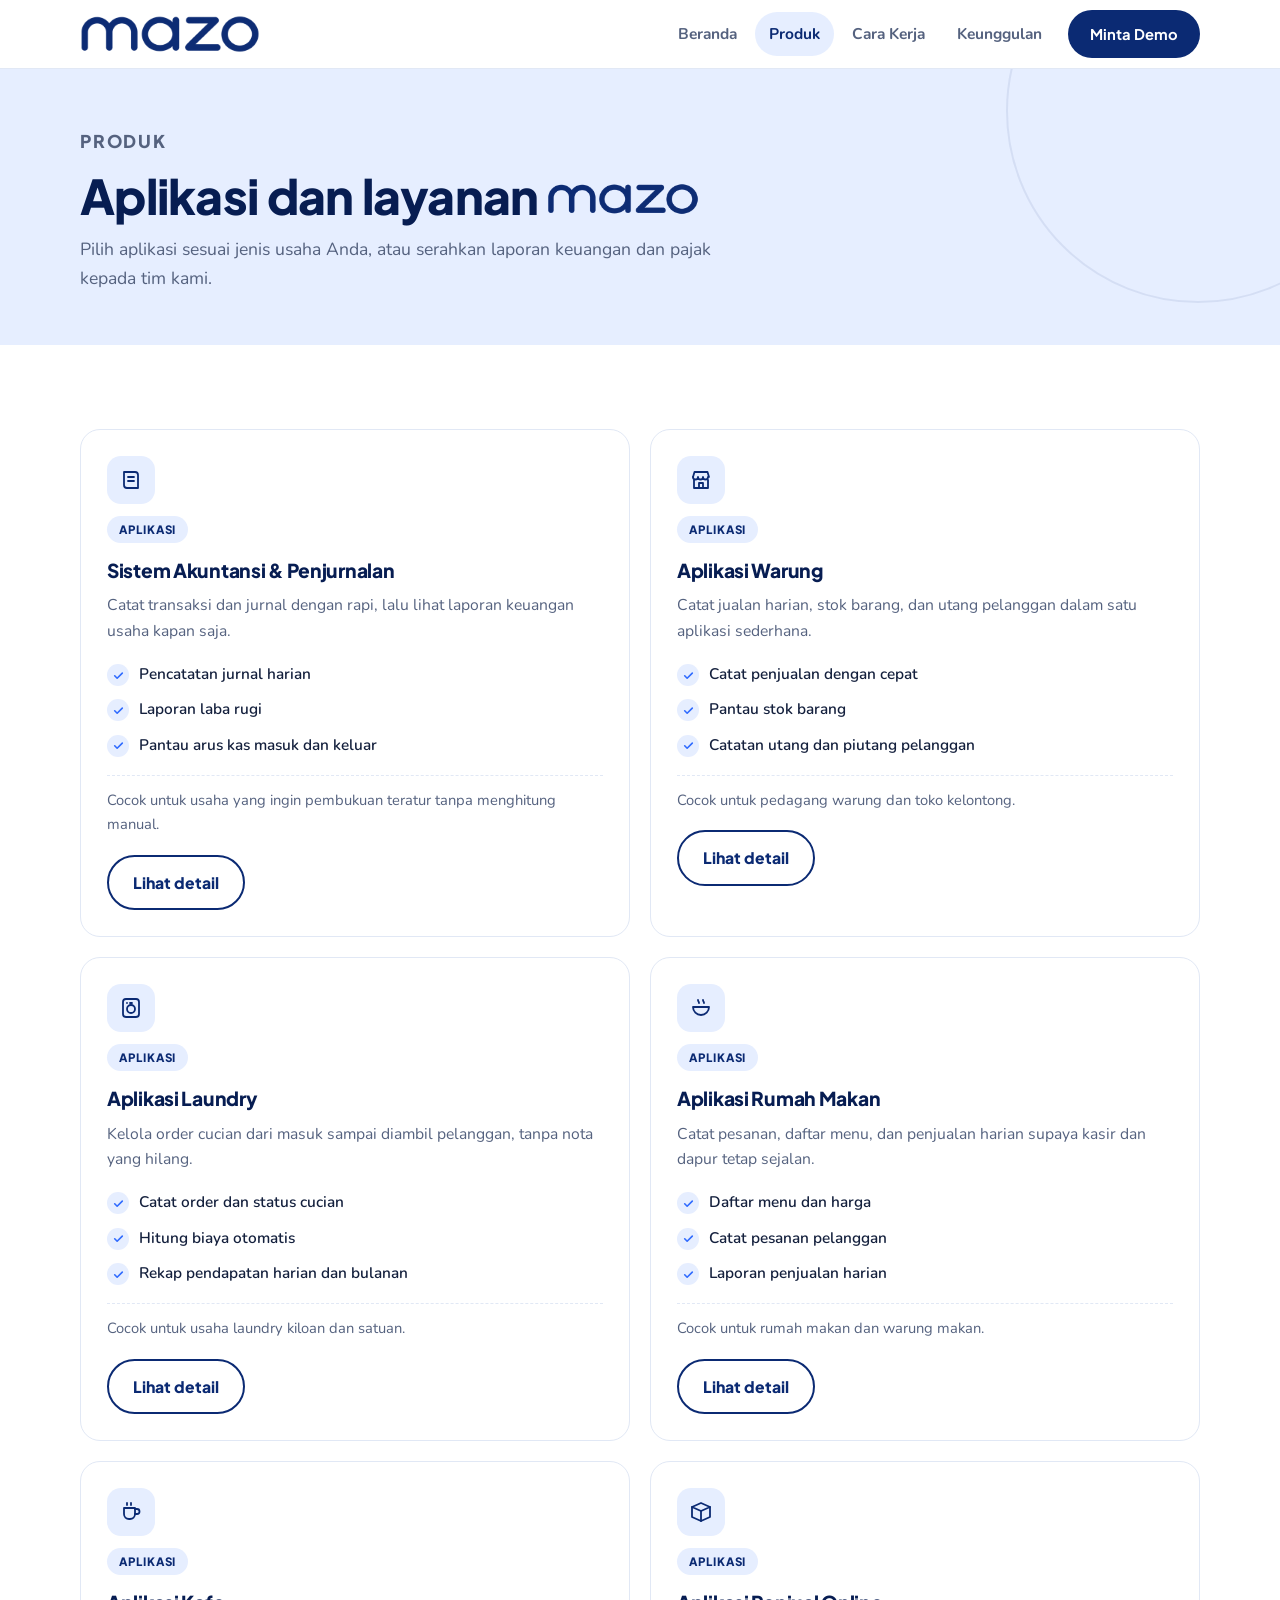
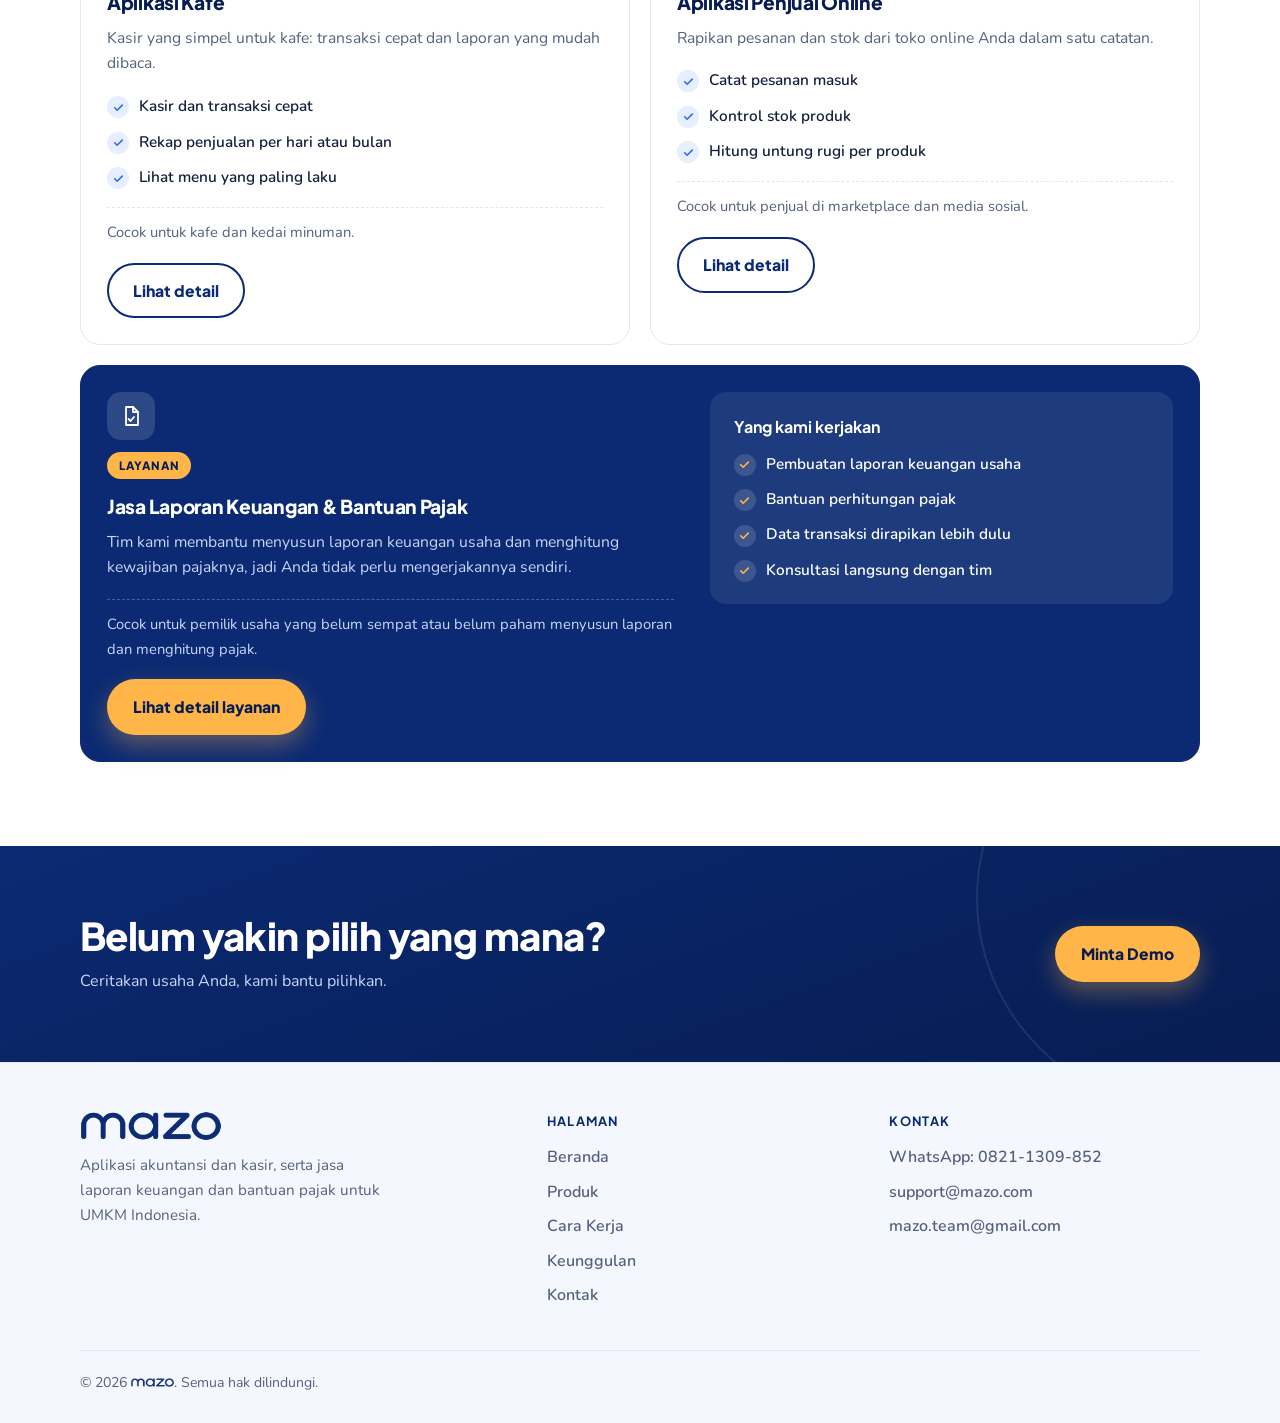
<file: produk.html>
<!doctype html>
<!-- Mazo website v1.4 -->
<html lang="id">
<head>
<meta charset="utf-8">
<meta name="viewport" content="width=device-width, initial-scale=1, viewport-fit=cover">
<meta name="version" content="1.4">
<title>Produk - Mazo</title>
<meta name="description" content="Aplikasi untuk warung, laundry, rumah makan, kafe, penjual online, sistem akuntansi, serta jasa laporan keuangan dan bantuan pajak.">
<link rel="preconnect" href="https://fonts.googleapis.com"><link rel="preconnect" href="https://fonts.gstatic.com" crossorigin><link href="https://fonts.googleapis.com/css2?family=Nunito:wght@400;600;700&amp;family=Plus+Jakarta+Sans:wght@700;800&amp;display=swap" rel="stylesheet">
<link rel="stylesheet" href="style.css?v=1.4">
</head>
<body>
<div class="site" data-page="produk.html"><header class="hdr"><div class="wrap nav"><a href="index.html?v=1.4" aria-label="Mazo, ke beranda"><span class="logo logo-h" role="img" aria-label="Mazo"></span></a><button class="burger" id="burger" aria-label="Buka menu" aria-expanded="false" aria-controls="menu"><span></span><span></span><span></span></button><nav class="menu" id="menu" aria-label="Menu utama"><a href="index.html?v=1.4">Beranda</a><a href="produk.html" aria-current="page">Produk</a><a href="cara-kerja.html">Cara Kerja</a><a href="keunggulan.html">Keunggulan</a><a class="btn" href="kontak.html">Minta Demo</a></nav></div></header><main><section class="banner"><div class="wrap"><p class="eyebrow">Produk</p><h1>Aplikasi dan layanan <span class="mz" role="img" aria-label="Mazo"></span></h1><p>Pilih aplikasi sesuai jenis usaha Anda, atau serahkan laporan keuangan dan pajak kepada tim kami.</p></div></section><section class="section"><div class="wrap"><div class="plist"><article class="pcard" id="akuntansi"><span class="ico-box"><svg class="ico" viewBox="0 0 24 24" fill="none" stroke="currentColor" stroke-width="1.8" stroke-linecap="round" stroke-linejoin="round" aria-hidden="true"><path d="M5 4h11a3 3 0 0 1 3 3v13H8a3 3 0 0 1-3-3z"/><path d="M9 9h6M9 13h6"/></svg></span><span class="badge">Aplikasi</span><h3>Sistem Akuntansi &amp; Penjurnalan</h3><p>Catat transaksi dan jurnal dengan rapi, lalu lihat laporan keuangan usaha kapan saja.</p><ul class="ticks"><li>Pencatatan jurnal harian</li><li>Laporan laba rugi</li><li>Pantau arus kas masuk dan keluar</li></ul><p class="fit">Cocok untuk usaha yang ingin pembukuan teratur tanpa menghitung manual.</p><a class="btn btn-ghost" href="akuntansi.html">Lihat detail</a></article><article class="pcard" id="warung"><span class="ico-box"><svg class="ico" viewBox="0 0 24 24" fill="none" stroke="currentColor" stroke-width="1.8" stroke-linecap="round" stroke-linejoin="round" aria-hidden="true"><path d="M4 9l1.5-5h13L20 9"/><path d="M4 9a2.5 2.5 0 0 0 5 0 2.5 2.5 0 0 0 5 0 2.5 2.5 0 0 0 5 0"/><path d="M5 12v8h14v-8"/><path d="M10 20v-5h4v5"/></svg></span><span class="badge">Aplikasi</span><h3>Aplikasi Warung</h3><p>Catat jualan harian, stok barang, dan utang pelanggan dalam satu aplikasi sederhana.</p><ul class="ticks"><li>Catat penjualan dengan cepat</li><li>Pantau stok barang</li><li>Catatan utang dan piutang pelanggan</li></ul><p class="fit">Cocok untuk pedagang warung dan toko kelontong.</p><a class="btn btn-ghost" href="warung.html">Lihat detail</a></article><article class="pcard" id="laundry"><span class="ico-box"><svg class="ico" viewBox="0 0 24 24" fill="none" stroke="currentColor" stroke-width="1.8" stroke-linecap="round" stroke-linejoin="round" aria-hidden="true"><rect x="4" y="3" width="16" height="18" rx="3"/><circle cx="12" cy="13" r="4"/><path d="M8 7h.01M11 7h2"/></svg></span><span class="badge">Aplikasi</span><h3>Aplikasi Laundry</h3><p>Kelola order cucian dari masuk sampai diambil pelanggan, tanpa nota yang hilang.</p><ul class="ticks"><li>Catat order dan status cucian</li><li>Hitung biaya otomatis</li><li>Rekap pendapatan harian dan bulanan</li></ul><p class="fit">Cocok untuk usaha laundry kiloan dan satuan.</p><a class="btn btn-ghost" href="laundry.html">Lihat detail</a></article><article class="pcard" id="rumah-makan"><span class="ico-box"><svg class="ico" viewBox="0 0 24 24" fill="none" stroke="currentColor" stroke-width="1.8" stroke-linecap="round" stroke-linejoin="round" aria-hidden="true"><path d="M4 11h16a8 8 0 0 1-16 0z"/><path d="M9 4c0 1.5 1 1.5 1 3M14 4c0 1.5 1 1.5 1 3"/></svg></span><span class="badge">Aplikasi</span><h3>Aplikasi Rumah Makan</h3><p>Catat pesanan, daftar menu, dan penjualan harian supaya kasir dan dapur tetap sejalan.</p><ul class="ticks"><li>Daftar menu dan harga</li><li>Catat pesanan pelanggan</li><li>Laporan penjualan harian</li></ul><p class="fit">Cocok untuk rumah makan dan warung makan.</p><a class="btn btn-ghost" href="rumah-makan.html">Lihat detail</a></article><article class="pcard" id="kafe"><span class="ico-box"><svg class="ico" viewBox="0 0 24 24" fill="none" stroke="currentColor" stroke-width="1.8" stroke-linecap="round" stroke-linejoin="round" aria-hidden="true"><path d="M5 8h11v6a5 5 0 0 1-5 5h-1a5 5 0 0 1-5-5z"/><path d="M16 9h2a2.5 2.5 0 0 1 0 5h-2"/><path d="M8 3v2M12 3v2"/></svg></span><span class="badge">Aplikasi</span><h3>Aplikasi Kafe</h3><p>Kasir yang simpel untuk kafe: transaksi cepat dan laporan yang mudah dibaca.</p><ul class="ticks"><li>Kasir dan transaksi cepat</li><li>Rekap penjualan per hari atau bulan</li><li>Lihat menu yang paling laku</li></ul><p class="fit">Cocok untuk kafe dan kedai minuman.</p><a class="btn btn-ghost" href="kafe.html">Lihat detail</a></article><article class="pcard" id="penjual-online"><span class="ico-box"><svg class="ico" viewBox="0 0 24 24" fill="none" stroke="currentColor" stroke-width="1.8" stroke-linecap="round" stroke-linejoin="round" aria-hidden="true"><path d="M3 7l9-4 9 4-9 4z"/><path d="M3 7v10l9 4 9-4V7"/><path d="M12 11v10"/></svg></span><span class="badge">Aplikasi</span><h3>Aplikasi Penjual Online</h3><p>Rapikan pesanan dan stok dari toko online Anda dalam satu catatan.</p><ul class="ticks"><li>Catat pesanan masuk</li><li>Kontrol stok produk</li><li>Hitung untung rugi per produk</li></ul><p class="fit">Cocok untuk penjual di marketplace dan media sosial.</p><a class="btn btn-ghost" href="penjual-online.html">Lihat detail</a></article><article class="pcard pcard-navy pcard-wide" id="jasa"><div class="left"><span class="ico-box"><svg class="ico" viewBox="0 0 24 24" fill="none" stroke="currentColor" stroke-width="1.8" stroke-linecap="round" stroke-linejoin="round" aria-hidden="true"><path d="M7 3h7l5 5v13H7z"/><path d="M14 3v5h5"/><path d="M9.5 15l2 2 3.5-4"/></svg></span><span class="badge">Layanan</span><h3>Jasa Laporan Keuangan &amp; Bantuan Pajak</h3><p>Tim kami membantu menyusun laporan keuangan usaha dan menghitung kewajiban pajaknya, jadi Anda tidak perlu mengerjakannya sendiri.</p><p class="fit">Cocok untuk pemilik usaha yang belum sempat atau belum paham menyusun laporan dan menghitung pajak.</p><a class="btn btn-sun" href="jasa-laporan-pajak.html">Lihat detail layanan</a></div><div class="right"><b>Yang kami kerjakan</b><ul class="ticks"><li>Pembuatan laporan keuangan usaha</li><li>Bantuan perhitungan pajak</li><li>Data transaksi dirapikan lebih dulu</li><li>Konsultasi langsung dengan tim</li></ul></div></article></div></div></section><section class="cta-band"><div class="wrap cta-inner"><div><h2>Belum yakin pilih yang mana?</h2><p>Ceritakan usaha Anda, kami bantu pilihkan.</p></div><a class="btn btn-sun" href="kontak.html">Minta Demo</a></div></section></main><footer class="foot"><div class="wrap"><div class="foot-grid"><div><span class="logo logo-f" role="img" aria-label="Mazo"></span><p>Aplikasi akuntansi dan kasir, serta jasa laporan keuangan dan bantuan pajak untuk UMKM Indonesia.</p></div><div><h4>Halaman</h4><ul><li><a href="index.html?v=1.4">Beranda</a></li><li><a href="produk.html">Produk</a></li><li><a href="cara-kerja.html">Cara Kerja</a></li><li><a href="keunggulan.html">Keunggulan</a></li><li><a href="kontak.html">Kontak</a></li></ul></div><div><h4>Kontak</h4><ul><li>WhatsApp: 0821-1309-852</li><li>support@mazo.com</li><li>mazo.team@gmail.com</li></ul></div></div><div class="copyright"><span>&copy; <span id="year">2026</span> <span class="mz" role="img" aria-label="Mazo"></span>. Semua hak dilindungi.</span></div></div></footer></div><script src="site.js?v=1.4"></script>
</body>
</html>
</file>
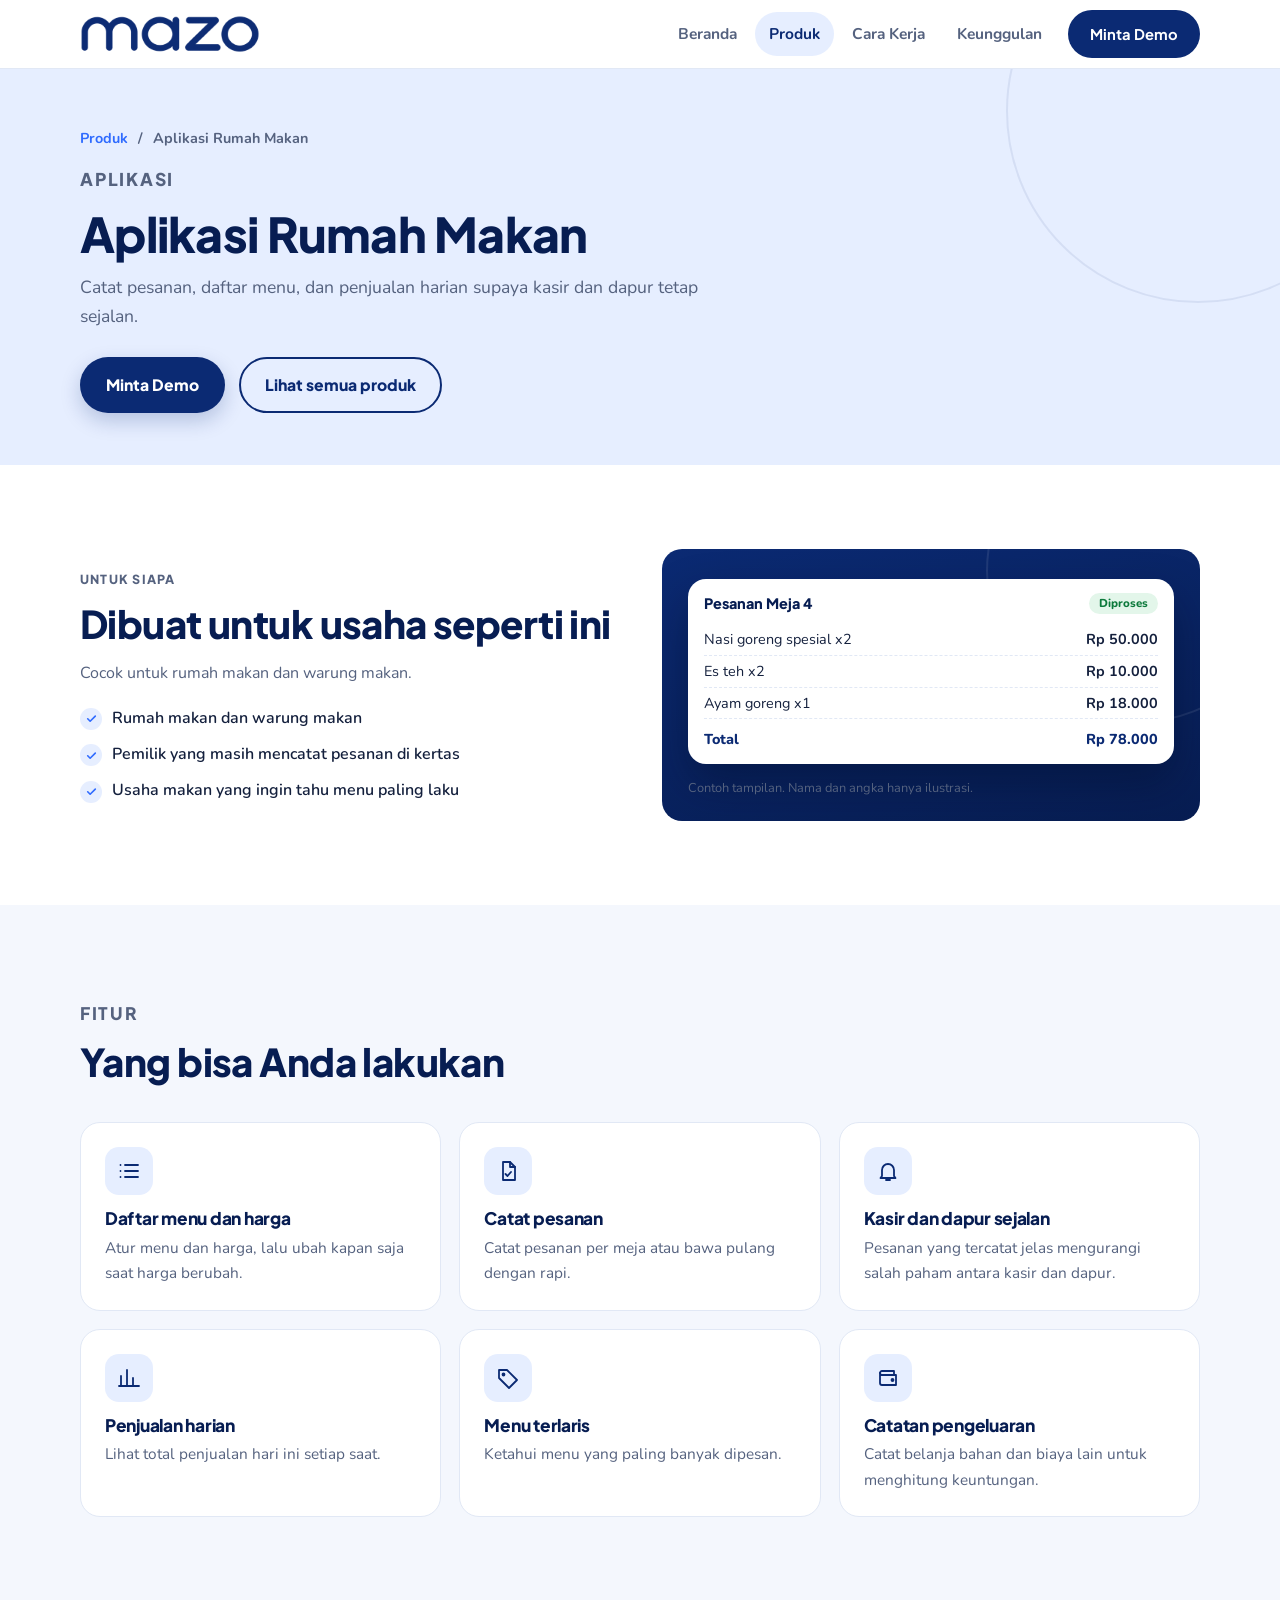
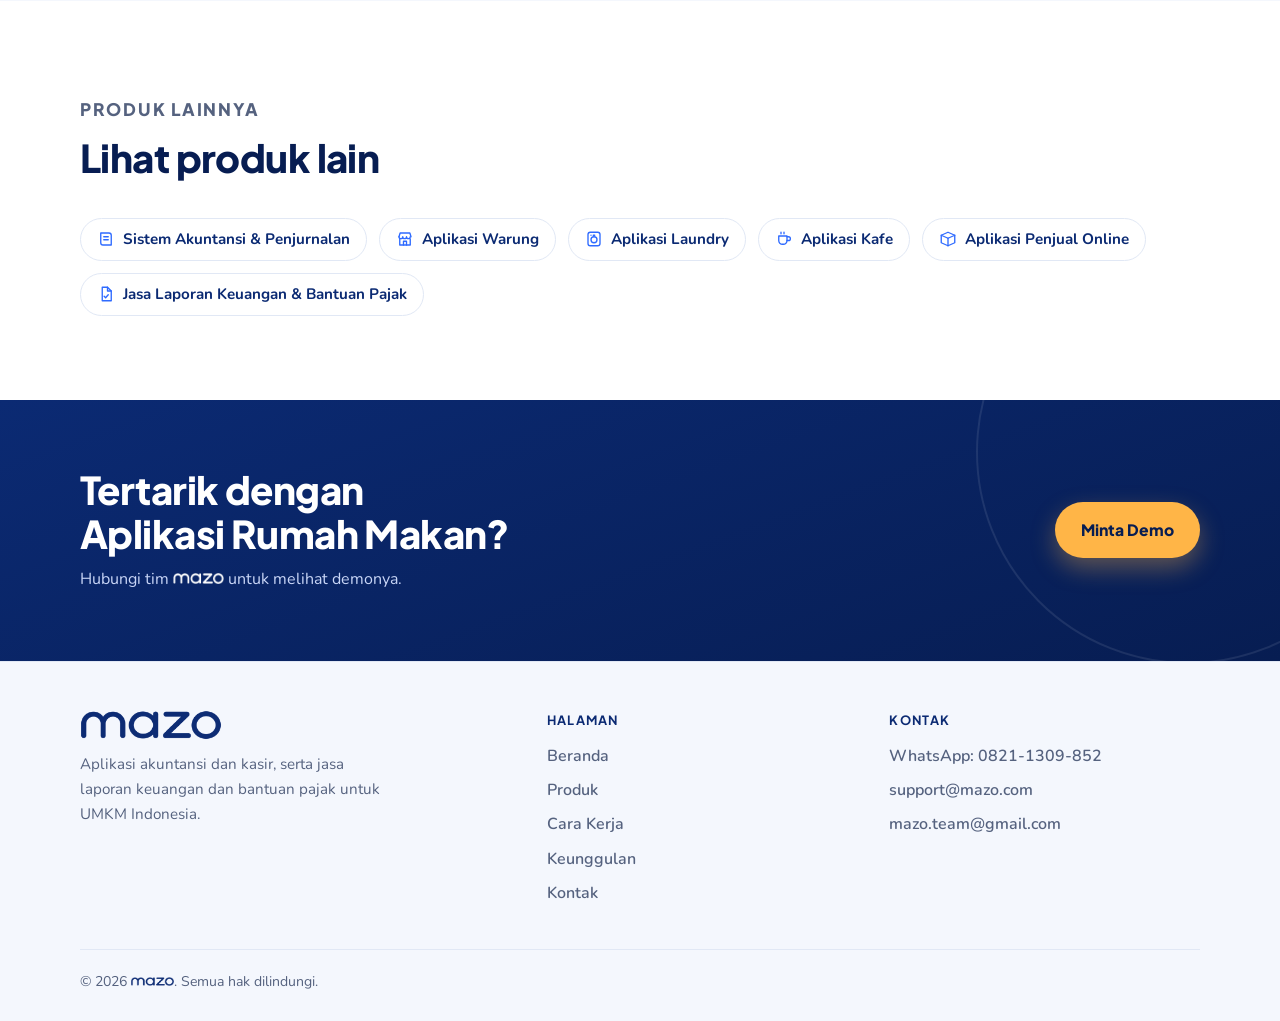
<file: rumah-makan.html>
<!doctype html>
<!-- Mazo website v1.4 -->
<html lang="id">
<head>
<meta charset="utf-8">
<meta name="viewport" content="width=device-width, initial-scale=1, viewport-fit=cover">
<meta name="version" content="1.4">
<title>Aplikasi Rumah Makan - Mazo</title>
<meta name="description" content="Catat pesanan, daftar menu, dan penjualan harian supaya kasir dan dapur tetap sejalan.">
<link rel="preconnect" href="https://fonts.googleapis.com"><link rel="preconnect" href="https://fonts.gstatic.com" crossorigin><link href="https://fonts.googleapis.com/css2?family=Nunito:wght@400;600;700&amp;family=Plus+Jakarta+Sans:wght@700;800&amp;display=swap" rel="stylesheet">
<link rel="stylesheet" href="style.css?v=1.4">
</head>
<body>
<div class="site" data-page="rumah-makan.html"><header class="hdr"><div class="wrap nav"><a href="index.html?v=1.4" aria-label="Mazo, ke beranda"><span class="logo logo-h" role="img" aria-label="Mazo"></span></a><button class="burger" id="burger" aria-label="Buka menu" aria-expanded="false" aria-controls="menu"><span></span><span></span><span></span></button><nav class="menu" id="menu" aria-label="Menu utama"><a href="index.html?v=1.4">Beranda</a><a href="produk.html" aria-current="page">Produk</a><a href="cara-kerja.html">Cara Kerja</a><a href="keunggulan.html">Keunggulan</a><a class="btn" href="kontak.html">Minta Demo</a></nav></div></header><main><section class="banner"><div class="wrap"><nav class="crumb" aria-label="Jejak halaman"><a href="produk.html">Produk</a><span aria-hidden="true">/</span><span>Aplikasi Rumah Makan</span></nav><p class="eyebrow">Aplikasi</p><h1>Aplikasi Rumah Makan</h1><p>Catat pesanan, daftar menu, dan penjualan harian supaya kasir dan dapur tetap sejalan.</p><div class="banner-cta"><a class="btn btn-primary" href="kontak.html#rumah-makan">Minta Demo</a><a class="btn btn-ghost" href="produk.html">Lihat semua produk</a></div></div></section><section class="section"><div class="wrap prod-grid"><div><p class="eyebrow">Untuk siapa</p><h2>Dibuat untuk usaha seperti ini</h2><p>Cocok untuk rumah makan dan warung makan.</p><ul class="ticks"><li>Rumah makan dan warung makan</li><li>Pemilik yang masih mencatat pesanan di kertas</li><li>Usaha makan yang ingin tahu menu paling laku</li></ul></div><div class="mockpanel" role="group" aria-label="Contoh tampilan"><div class="pop"><div class="pop-head"><span>Pesanan Meja 4</span><span class="pill">Diproses</span></div><ul class="rows"><li><span>Nasi goreng spesial x2</span><b>Rp 50.000</b></li><li><span>Es teh x2</span><b>Rp 10.000</b></li><li><span>Ayam goreng x1</span><b>Rp 18.000</b></li></ul><div class="total"><span>Total</span><span>Rp 78.000</span></div></div><p class="collage-cap">Contoh tampilan. Nama dan angka hanya ilustrasi.</p></div></div></section><section class="section section-mist"><div class="wrap"><div class="sec-head"><p class="eyebrow">Fitur</p><h2>Yang bisa Anda lakukan</h2></div><div class="feat-grid"><div class="feat"><span class="ico-box"><svg class="ico" viewBox="0 0 24 24" fill="none" stroke="currentColor" stroke-width="1.8" stroke-linecap="round" stroke-linejoin="round" aria-hidden="true"><path d="M8 6h13M8 12h13M8 18h13M3.5 6h.01M3.5 12h.01M3.5 18h.01"/></svg></span><h3>Daftar menu dan harga</h3><p>Atur menu dan harga, lalu ubah kapan saja saat harga berubah.</p></div><div class="feat"><span class="ico-box"><svg class="ico" viewBox="0 0 24 24" fill="none" stroke="currentColor" stroke-width="1.8" stroke-linecap="round" stroke-linejoin="round" aria-hidden="true"><path d="M7 3h7l5 5v13H7z"/><path d="M14 3v5h5"/><path d="M9.5 15l2 2 3.5-4"/></svg></span><h3>Catat pesanan</h3><p>Catat pesanan per meja atau bawa pulang dengan rapi.</p></div><div class="feat"><span class="ico-box"><svg class="ico" viewBox="0 0 24 24" fill="none" stroke="currentColor" stroke-width="1.8" stroke-linecap="round" stroke-linejoin="round" aria-hidden="true"><path d="M6 17V11a6 6 0 0 1 12 0v6l1.5 2h-15z"/><path d="M10 21h4"/></svg></span><h3>Kasir dan dapur sejalan</h3><p>Pesanan yang tercatat jelas mengurangi salah paham antara kasir dan dapur.</p></div><div class="feat"><span class="ico-box"><svg class="ico" viewBox="0 0 24 24" fill="none" stroke="currentColor" stroke-width="1.8" stroke-linecap="round" stroke-linejoin="round" aria-hidden="true"><path d="M4 20V10M10 20V4M16 20v-8M22 20H2"/></svg></span><h3>Penjualan harian</h3><p>Lihat total penjualan hari ini setiap saat.</p></div><div class="feat"><span class="ico-box"><svg class="ico" viewBox="0 0 24 24" fill="none" stroke="currentColor" stroke-width="1.8" stroke-linecap="round" stroke-linejoin="round" aria-hidden="true"><path d="M3 12V4h8l10 10-8 8z"/><circle cx="7.5" cy="8.5" r="1"/></svg></span><h3>Menu terlaris</h3><p>Ketahui menu yang paling banyak dipesan.</p></div><div class="feat"><span class="ico-box"><svg class="ico" viewBox="0 0 24 24" fill="none" stroke="currentColor" stroke-width="1.8" stroke-linecap="round" stroke-linejoin="round" aria-hidden="true"><path d="M4 7a2 2 0 0 1 2-2h12v4"/><path d="M4 7v10a2 2 0 0 0 2 2h14V9H6a2 2 0 0 1-2-2z"/><circle cx="16.5" cy="14" r="1"/></svg></span><h3>Catatan pengeluaran</h3><p>Catat belanja bahan dan biaya lain untuk menghitung keuntungan.</p></div></div></div></section><section class="section"><div class="wrap"><div class="sec-head"><p class="eyebrow">Produk lainnya</p><h2>Lihat produk lain</h2></div><div class="others"><a class="chip" href="akuntansi.html"><svg class="ico" viewBox="0 0 24 24" fill="none" stroke="currentColor" stroke-width="1.8" stroke-linecap="round" stroke-linejoin="round" aria-hidden="true"><path d="M5 4h11a3 3 0 0 1 3 3v13H8a3 3 0 0 1-3-3z"/><path d="M9 9h6M9 13h6"/></svg>Sistem Akuntansi &amp; Penjurnalan</a><a class="chip" href="warung.html"><svg class="ico" viewBox="0 0 24 24" fill="none" stroke="currentColor" stroke-width="1.8" stroke-linecap="round" stroke-linejoin="round" aria-hidden="true"><path d="M4 9l1.5-5h13L20 9"/><path d="M4 9a2.5 2.5 0 0 0 5 0 2.5 2.5 0 0 0 5 0 2.5 2.5 0 0 0 5 0"/><path d="M5 12v8h14v-8"/><path d="M10 20v-5h4v5"/></svg>Aplikasi Warung</a><a class="chip" href="laundry.html"><svg class="ico" viewBox="0 0 24 24" fill="none" stroke="currentColor" stroke-width="1.8" stroke-linecap="round" stroke-linejoin="round" aria-hidden="true"><rect x="4" y="3" width="16" height="18" rx="3"/><circle cx="12" cy="13" r="4"/><path d="M8 7h.01M11 7h2"/></svg>Aplikasi Laundry</a><a class="chip" href="kafe.html"><svg class="ico" viewBox="0 0 24 24" fill="none" stroke="currentColor" stroke-width="1.8" stroke-linecap="round" stroke-linejoin="round" aria-hidden="true"><path d="M5 8h11v6a5 5 0 0 1-5 5h-1a5 5 0 0 1-5-5z"/><path d="M16 9h2a2.5 2.5 0 0 1 0 5h-2"/><path d="M8 3v2M12 3v2"/></svg>Aplikasi Kafe</a><a class="chip" href="penjual-online.html"><svg class="ico" viewBox="0 0 24 24" fill="none" stroke="currentColor" stroke-width="1.8" stroke-linecap="round" stroke-linejoin="round" aria-hidden="true"><path d="M3 7l9-4 9 4-9 4z"/><path d="M3 7v10l9 4 9-4V7"/><path d="M12 11v10"/></svg>Aplikasi Penjual Online</a><a class="chip" href="jasa-laporan-pajak.html"><svg class="ico" viewBox="0 0 24 24" fill="none" stroke="currentColor" stroke-width="1.8" stroke-linecap="round" stroke-linejoin="round" aria-hidden="true"><path d="M7 3h7l5 5v13H7z"/><path d="M14 3v5h5"/><path d="M9.5 15l2 2 3.5-4"/></svg>Jasa Laporan Keuangan &amp; Bantuan Pajak</a></div></div></section><section class="cta-band"><div class="wrap cta-inner"><div><h2>Tertarik dengan Aplikasi Rumah Makan?</h2><p>Hubungi tim <span class="mz mz-putih" role="img" aria-label="Mazo"></span> untuk melihat demonya.</p></div><a class="btn btn-sun" href="kontak.html#rumah-makan">Minta Demo</a></div></section></main><footer class="foot"><div class="wrap"><div class="foot-grid"><div><span class="logo logo-f" role="img" aria-label="Mazo"></span><p>Aplikasi akuntansi dan kasir, serta jasa laporan keuangan dan bantuan pajak untuk UMKM Indonesia.</p></div><div><h4>Halaman</h4><ul><li><a href="index.html?v=1.4">Beranda</a></li><li><a href="produk.html">Produk</a></li><li><a href="cara-kerja.html">Cara Kerja</a></li><li><a href="keunggulan.html">Keunggulan</a></li><li><a href="kontak.html">Kontak</a></li></ul></div><div><h4>Kontak</h4><ul><li>WhatsApp: 0821-1309-852</li><li>support@mazo.com</li><li>mazo.team@gmail.com</li></ul></div></div><div class="copyright"><span>&copy; <span id="year">2026</span> <span class="mz" role="img" aria-label="Mazo"></span>. Semua hak dilindungi.</span></div></div></footer></div><script src="site.js?v=1.4"></script>
</body>
</html>
</file>
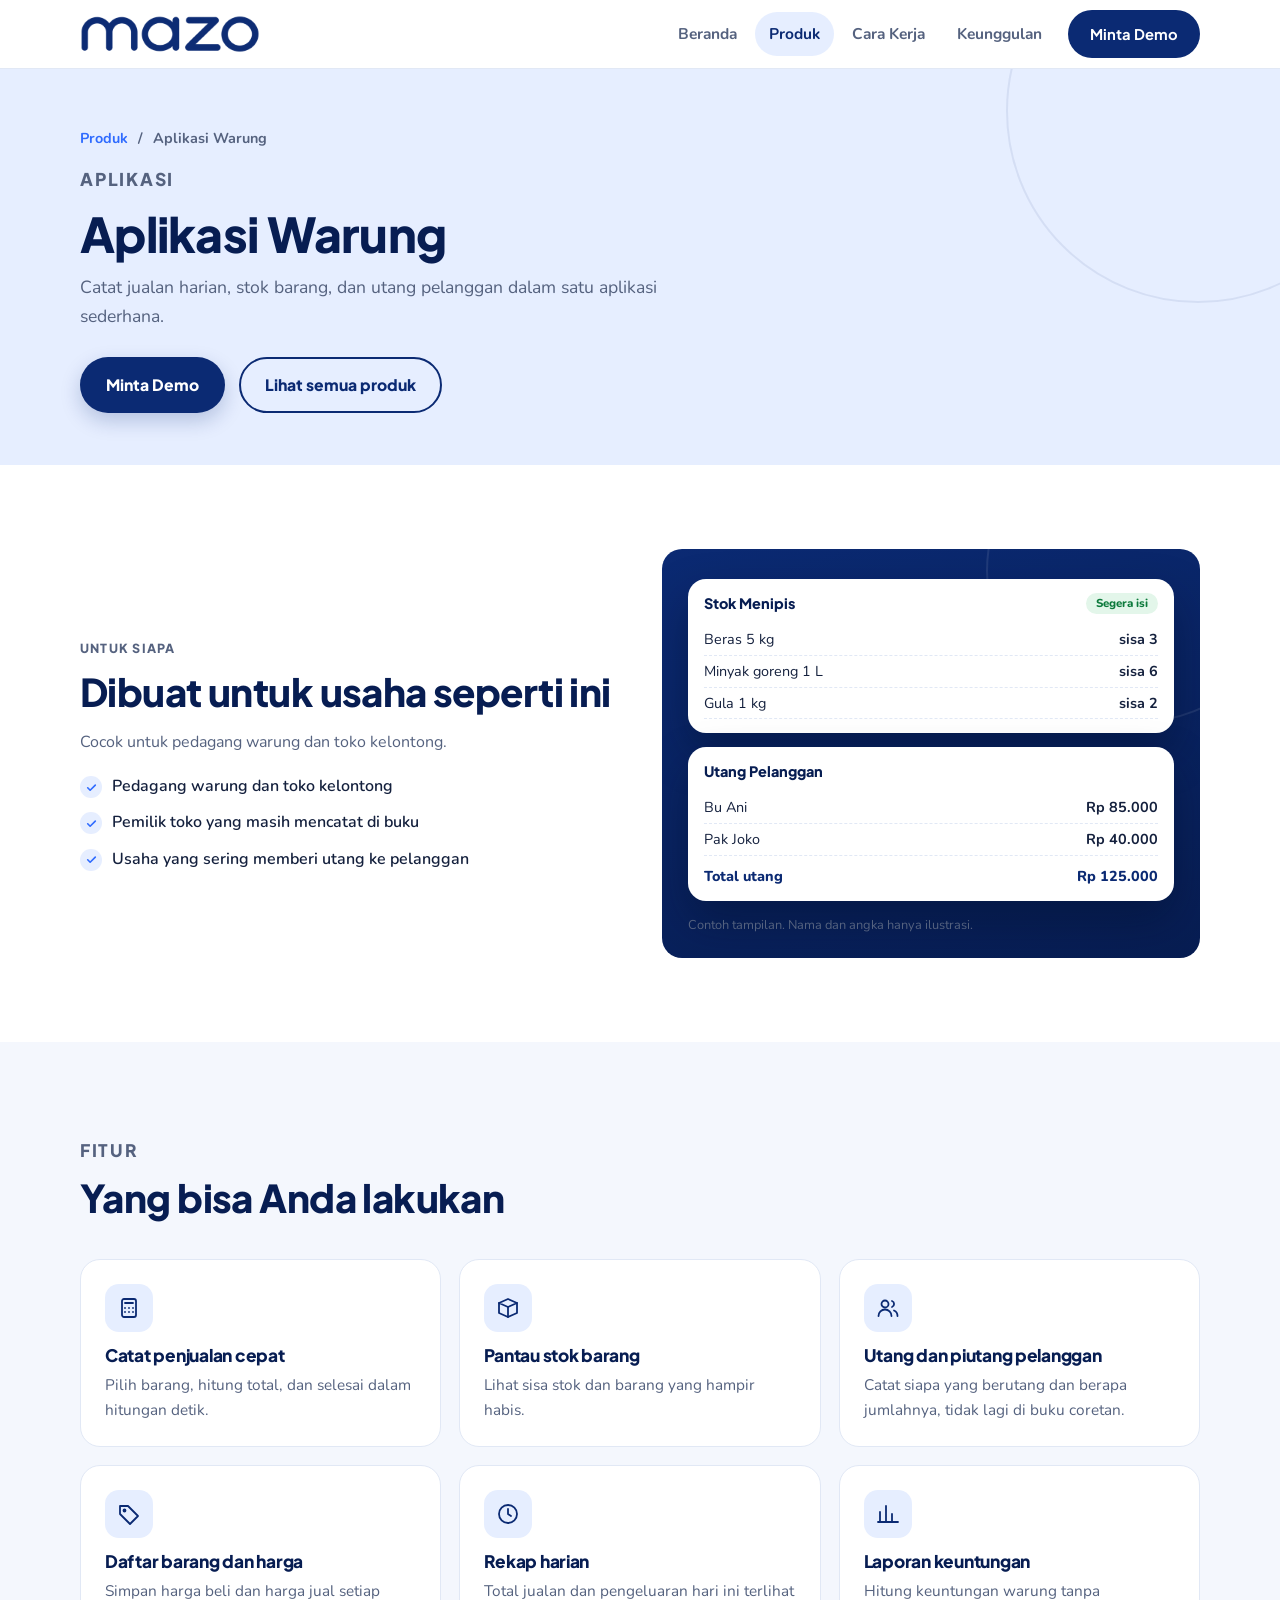
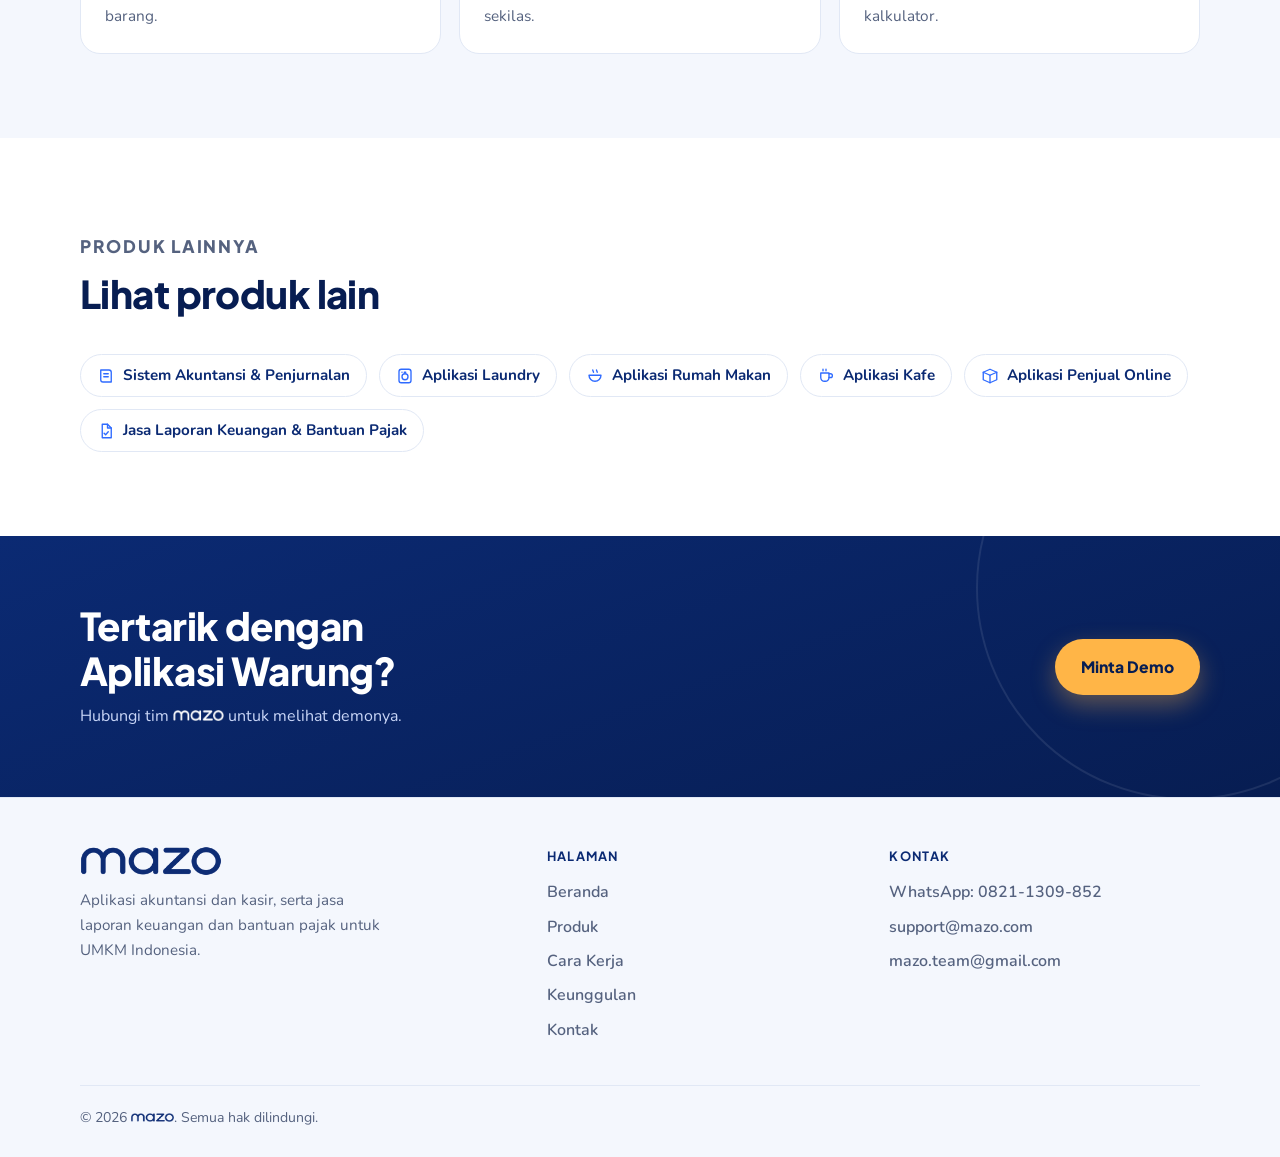
<file: warung.html>
<!doctype html>
<!-- Mazo website v1.4 -->
<html lang="id">
<head>
<meta charset="utf-8">
<meta name="viewport" content="width=device-width, initial-scale=1, viewport-fit=cover">
<meta name="version" content="1.4">
<title>Aplikasi Warung - Mazo</title>
<meta name="description" content="Catat jualan harian, stok barang, dan utang pelanggan dalam satu aplikasi sederhana.">
<link rel="preconnect" href="https://fonts.googleapis.com"><link rel="preconnect" href="https://fonts.gstatic.com" crossorigin><link href="https://fonts.googleapis.com/css2?family=Nunito:wght@400;600;700&amp;family=Plus+Jakarta+Sans:wght@700;800&amp;display=swap" rel="stylesheet">
<link rel="stylesheet" href="style.css?v=1.4">
</head>
<body>
<div class="site" data-page="warung.html"><header class="hdr"><div class="wrap nav"><a href="index.html?v=1.4" aria-label="Mazo, ke beranda"><span class="logo logo-h" role="img" aria-label="Mazo"></span></a><button class="burger" id="burger" aria-label="Buka menu" aria-expanded="false" aria-controls="menu"><span></span><span></span><span></span></button><nav class="menu" id="menu" aria-label="Menu utama"><a href="index.html?v=1.4">Beranda</a><a href="produk.html" aria-current="page">Produk</a><a href="cara-kerja.html">Cara Kerja</a><a href="keunggulan.html">Keunggulan</a><a class="btn" href="kontak.html">Minta Demo</a></nav></div></header><main><section class="banner"><div class="wrap"><nav class="crumb" aria-label="Jejak halaman"><a href="produk.html">Produk</a><span aria-hidden="true">/</span><span>Aplikasi Warung</span></nav><p class="eyebrow">Aplikasi</p><h1>Aplikasi Warung</h1><p>Catat jualan harian, stok barang, dan utang pelanggan dalam satu aplikasi sederhana.</p><div class="banner-cta"><a class="btn btn-primary" href="kontak.html#warung">Minta Demo</a><a class="btn btn-ghost" href="produk.html">Lihat semua produk</a></div></div></section><section class="section"><div class="wrap prod-grid"><div><p class="eyebrow">Untuk siapa</p><h2>Dibuat untuk usaha seperti ini</h2><p>Cocok untuk pedagang warung dan toko kelontong.</p><ul class="ticks"><li>Pedagang warung dan toko kelontong</li><li>Pemilik toko yang masih mencatat di buku</li><li>Usaha yang sering memberi utang ke pelanggan</li></ul></div><div class="mockpanel" role="group" aria-label="Contoh tampilan"><div class="pop"><div class="pop-head"><span>Stok Menipis</span><span class="pill">Segera isi</span></div><ul class="rows"><li><span>Beras 5 kg</span><b>sisa 3</b></li><li><span>Minyak goreng 1 L</span><b>sisa 6</b></li><li><span>Gula 1 kg</span><b>sisa 2</b></li></ul></div><div class="pop"><div class="pop-head"><span>Utang Pelanggan</span></div><ul class="rows"><li><span>Bu Ani</span><b>Rp 85.000</b></li><li><span>Pak Joko</span><b>Rp 40.000</b></li></ul><div class="total"><span>Total utang</span><span>Rp 125.000</span></div></div><p class="collage-cap">Contoh tampilan. Nama dan angka hanya ilustrasi.</p></div></div></section><section class="section section-mist"><div class="wrap"><div class="sec-head"><p class="eyebrow">Fitur</p><h2>Yang bisa Anda lakukan</h2></div><div class="feat-grid"><div class="feat"><span class="ico-box"><svg class="ico" viewBox="0 0 24 24" fill="none" stroke="currentColor" stroke-width="1.8" stroke-linecap="round" stroke-linejoin="round" aria-hidden="true"><rect x="5" y="3" width="14" height="18" rx="2"/><path d="M8 7h8M8 12h.01M12 12h.01M16 12h.01M8 16h.01M12 16h.01M16 16h.01"/></svg></span><h3>Catat penjualan cepat</h3><p>Pilih barang, hitung total, dan selesai dalam hitungan detik.</p></div><div class="feat"><span class="ico-box"><svg class="ico" viewBox="0 0 24 24" fill="none" stroke="currentColor" stroke-width="1.8" stroke-linecap="round" stroke-linejoin="round" aria-hidden="true"><path d="M3 7l9-4 9 4-9 4z"/><path d="M3 7v10l9 4 9-4V7"/><path d="M12 11v10"/></svg></span><h3>Pantau stok barang</h3><p>Lihat sisa stok dan barang yang hampir habis.</p></div><div class="feat"><span class="ico-box"><svg class="ico" viewBox="0 0 24 24" fill="none" stroke="currentColor" stroke-width="1.8" stroke-linecap="round" stroke-linejoin="round" aria-hidden="true"><circle cx="9" cy="8" r="3.5"/><path d="M2.5 20a6.5 6.5 0 0 1 13 0"/><path d="M16 5a3.2 3.2 0 0 1 0 6M18 14.5a6 6 0 0 1 3.5 5.5"/></svg></span><h3>Utang dan piutang pelanggan</h3><p>Catat siapa yang berutang dan berapa jumlahnya, tidak lagi di buku coretan.</p></div><div class="feat"><span class="ico-box"><svg class="ico" viewBox="0 0 24 24" fill="none" stroke="currentColor" stroke-width="1.8" stroke-linecap="round" stroke-linejoin="round" aria-hidden="true"><path d="M3 12V4h8l10 10-8 8z"/><circle cx="7.5" cy="8.5" r="1"/></svg></span><h3>Daftar barang dan harga</h3><p>Simpan harga beli dan harga jual setiap barang.</p></div><div class="feat"><span class="ico-box"><svg class="ico" viewBox="0 0 24 24" fill="none" stroke="currentColor" stroke-width="1.8" stroke-linecap="round" stroke-linejoin="round" aria-hidden="true"><circle cx="12" cy="12" r="9"/><path d="M12 7v5l3 2"/></svg></span><h3>Rekap harian</h3><p>Total jualan dan pengeluaran hari ini terlihat sekilas.</p></div><div class="feat"><span class="ico-box"><svg class="ico" viewBox="0 0 24 24" fill="none" stroke="currentColor" stroke-width="1.8" stroke-linecap="round" stroke-linejoin="round" aria-hidden="true"><path d="M4 20V10M10 20V4M16 20v-8M22 20H2"/></svg></span><h3>Laporan keuntungan</h3><p>Hitung keuntungan warung tanpa kalkulator.</p></div></div></div></section><section class="section"><div class="wrap"><div class="sec-head"><p class="eyebrow">Produk lainnya</p><h2>Lihat produk lain</h2></div><div class="others"><a class="chip" href="akuntansi.html"><svg class="ico" viewBox="0 0 24 24" fill="none" stroke="currentColor" stroke-width="1.8" stroke-linecap="round" stroke-linejoin="round" aria-hidden="true"><path d="M5 4h11a3 3 0 0 1 3 3v13H8a3 3 0 0 1-3-3z"/><path d="M9 9h6M9 13h6"/></svg>Sistem Akuntansi &amp; Penjurnalan</a><a class="chip" href="laundry.html"><svg class="ico" viewBox="0 0 24 24" fill="none" stroke="currentColor" stroke-width="1.8" stroke-linecap="round" stroke-linejoin="round" aria-hidden="true"><rect x="4" y="3" width="16" height="18" rx="3"/><circle cx="12" cy="13" r="4"/><path d="M8 7h.01M11 7h2"/></svg>Aplikasi Laundry</a><a class="chip" href="rumah-makan.html"><svg class="ico" viewBox="0 0 24 24" fill="none" stroke="currentColor" stroke-width="1.8" stroke-linecap="round" stroke-linejoin="round" aria-hidden="true"><path d="M4 11h16a8 8 0 0 1-16 0z"/><path d="M9 4c0 1.5 1 1.5 1 3M14 4c0 1.5 1 1.5 1 3"/></svg>Aplikasi Rumah Makan</a><a class="chip" href="kafe.html"><svg class="ico" viewBox="0 0 24 24" fill="none" stroke="currentColor" stroke-width="1.8" stroke-linecap="round" stroke-linejoin="round" aria-hidden="true"><path d="M5 8h11v6a5 5 0 0 1-5 5h-1a5 5 0 0 1-5-5z"/><path d="M16 9h2a2.5 2.5 0 0 1 0 5h-2"/><path d="M8 3v2M12 3v2"/></svg>Aplikasi Kafe</a><a class="chip" href="penjual-online.html"><svg class="ico" viewBox="0 0 24 24" fill="none" stroke="currentColor" stroke-width="1.8" stroke-linecap="round" stroke-linejoin="round" aria-hidden="true"><path d="M3 7l9-4 9 4-9 4z"/><path d="M3 7v10l9 4 9-4V7"/><path d="M12 11v10"/></svg>Aplikasi Penjual Online</a><a class="chip" href="jasa-laporan-pajak.html"><svg class="ico" viewBox="0 0 24 24" fill="none" stroke="currentColor" stroke-width="1.8" stroke-linecap="round" stroke-linejoin="round" aria-hidden="true"><path d="M7 3h7l5 5v13H7z"/><path d="M14 3v5h5"/><path d="M9.5 15l2 2 3.5-4"/></svg>Jasa Laporan Keuangan &amp; Bantuan Pajak</a></div></div></section><section class="cta-band"><div class="wrap cta-inner"><div><h2>Tertarik dengan Aplikasi Warung?</h2><p>Hubungi tim <span class="mz mz-putih" role="img" aria-label="Mazo"></span> untuk melihat demonya.</p></div><a class="btn btn-sun" href="kontak.html#warung">Minta Demo</a></div></section></main><footer class="foot"><div class="wrap"><div class="foot-grid"><div><span class="logo logo-f" role="img" aria-label="Mazo"></span><p>Aplikasi akuntansi dan kasir, serta jasa laporan keuangan dan bantuan pajak untuk UMKM Indonesia.</p></div><div><h4>Halaman</h4><ul><li><a href="index.html?v=1.4">Beranda</a></li><li><a href="produk.html">Produk</a></li><li><a href="cara-kerja.html">Cara Kerja</a></li><li><a href="keunggulan.html">Keunggulan</a></li><li><a href="kontak.html">Kontak</a></li></ul></div><div><h4>Kontak</h4><ul><li>WhatsApp: 0821-1309-852</li><li>support@mazo.com</li><li>mazo.team@gmail.com</li></ul></div></div><div class="copyright"><span>&copy; <span id="year">2026</span> <span class="mz" role="img" aria-label="Mazo"></span>. Semua hak dilindungi.</span></div></div></footer></div><script src="site.js?v=1.4"></script>
</body>
</html>
</file>
<file: style.css>
/* Mazo website v1.4
   Konsep layout: bentuk bulat dan lembut mengikuti logo; hero biru navy dengan kartu putih
   melayang sebagai pusat perhatian, bagian lain tenang dan putih supaya konten mudah dibaca. */
:root{
  --navy:#0b2a73;
  --navy-deep:#071d52;
  --blue:#2f6bff;
  --sky:#e6eeff;
  --mist:#f4f7fd;
  --paper:#ffffff;
  --ink:#14203d;
  --muted:#55627f;
  --line:#e1e8f5;
  --sun:#ffb547;
  --ok:#12a150;
  --font-display:'Plus Jakarta Sans','Nunito',system-ui,-apple-system,'Segoe UI',sans-serif;
  --font-body:'Nunito',system-ui,-apple-system,'Segoe UI',sans-serif;
  --r:20px;
  color-scheme:light;
}
*{box-sizing:border-box;margin:0;padding:0}
html{scroll-behavior:smooth}
[hidden]{display:none!important}
body{font-family:var(--font-body);background:var(--paper);color:var(--ink);line-height:1.65;-webkit-font-smoothing:antialiased}
body::before{content:"";position:fixed;inset:0 0 auto;height:env(safe-area-inset-top,0px);background:var(--paper);z-index:60}
img{max-width:100%;display:block}
a{color:inherit;text-decoration:none}
ul{list-style:none}
:focus-visible{outline:3px solid var(--blue);outline-offset:3px}
.hero :focus-visible,.cta-band :focus-visible{outline-color:var(--sun)}
.site{overflow-x:clip}
.wrap{max-width:1160px;margin:0 auto;padding-left:max(20px,env(safe-area-inset-left,0px));padding-right:max(20px,env(safe-area-inset-right,0px))}

/* logo (gambar asli, dipakai di semua tempat kata Mazo muncul) */
.logo{display:block;background:url(logo.png) center/contain no-repeat;flex:none}
.logo-putih{background-image:url(logo-putih.png)}
.logo-h{width:180px;height:38px}
.logo-f{width:142px;height:30px}
.mz{display:inline-block;height:.64em;width:3.04em;background:url(logo.png) center/contain no-repeat;vertical-align:baseline}
.mz-putih{background-image:url(logo-putih.png)}

/* tipografi */
h1,h2,h3{font-family:var(--font-display);font-weight:800;line-height:1.15;color:var(--navy-deep);letter-spacing:-.015em;text-wrap:balance}
h2{font-size:clamp(1.7rem,3.4vw,2.4rem)}
h3{font-size:1.2rem}
.eyebrow{display:inline-block;font-family:var(--font-display);font-weight:800;font-size:.78rem;letter-spacing:.1em;text-transform:uppercase;color:var(--blue);margin-bottom:12px}
.eyebrow-light{color:var(--sun)}
.lead{color:var(--muted);font-size:1.1rem;max-width:60ch}

/* tombol */
.btn{display:inline-flex;align-items:center;justify-content:center;gap:8px;padding:13px 24px;border-radius:999px;font-family:var(--font-display);font-weight:800;font-size:.98rem;border:2px solid transparent;cursor:pointer;text-align:center;transition:transform .15s,background .15s,box-shadow .15s}
.btn:hover{transform:translateY(-2px)}
.btn-primary{background:var(--navy);color:#fff;box-shadow:0 8px 20px rgba(11,42,115,.22)}
.btn-primary:hover{background:var(--navy-deep)}
.btn-sun{background:var(--sun);color:var(--navy-deep);box-shadow:0 10px 24px rgba(255,181,71,.35)}
.btn-sun:hover{background:#ffc169}
.btn-line{border-color:rgba(255,255,255,.55);color:#fff}
.btn-line:hover{background:rgba(255,255,255,.1)}
.btn-ghost{border-color:var(--navy);color:var(--navy)}
.btn-ghost:hover{background:var(--sky)}
.more{display:inline-flex;align-items:center;gap:6px;font-weight:800;color:var(--blue);margin-top:auto}
.more:hover{text-decoration:underline;text-underline-offset:3px}

/* header */
.hdr{position:sticky;top:env(safe-area-inset-top,0px);z-index:50;background:rgba(255,255,255,.94);backdrop-filter:saturate(1.4) blur(10px);border-bottom:1px solid var(--line)}
.nav{display:flex;align-items:center;justify-content:space-between;height:68px;gap:16px}
.menu{display:flex;align-items:center;gap:4px}
.menu a{padding:9px 14px;border-radius:999px;font-weight:700;color:var(--muted);font-size:.97rem}
.menu a:hover{color:var(--navy);background:var(--mist)}
.menu a[aria-current=page]{color:var(--navy);background:var(--sky)}
.menu .btn{margin-left:8px;padding:10px 20px;color:#fff;background:var(--navy);font-size:.92rem}
.menu .btn:hover{background:var(--navy-deep);color:#fff}
.menu .btn[aria-current=page]{background:var(--navy-deep);color:#fff}
.burger{display:none;background:none;border:0;cursor:pointer;padding:10px}
.burger span{display:block;width:24px;height:3px;border-radius:3px;background:var(--navy);margin:5px 0}

/* ikon */
.ico{width:24px;height:24px;flex:none}
.ico-box{width:48px;height:48px;border-radius:14px;background:var(--sky);color:var(--navy);display:grid;place-items:center;flex:none}

/* hero */
.hero{position:relative;overflow:hidden;color:#fff;padding-block:64px 84px;background:radial-gradient(900px 480px at 82% 8%,#1a46a8 0,transparent 62%),linear-gradient(165deg,var(--navy) 0%,var(--navy-deep) 100%)}
.hero::before,.hero::after{content:"";position:absolute;border-radius:50%;border:2px solid rgba(255,255,255,.09);pointer-events:none}
.hero::before{width:640px;height:640px;right:-200px;top:-240px}
.hero::after{width:360px;height:360px;left:-140px;bottom:-190px}
.hero-grid{position:relative;display:grid;grid-template-columns:minmax(0,1.05fr) minmax(0,.95fr);gap:48px;align-items:center}
.hero h1{color:#fff;font-size:clamp(2.3rem,5.2vw,3.7rem);line-height:1.08;margin-bottom:20px}
.hl{text-decoration:underline;text-decoration-color:var(--sun);text-decoration-thickness:.12em;text-underline-offset:.16em}
.hero-lead{color:#cdd9f7;font-size:1.15rem;max-width:50ch;margin-bottom:30px}
.hero-lead .mz{font-size:1.1em}
.cta-row{display:flex;flex-wrap:wrap;gap:14px}
.hero-note{margin-top:18px;color:#9db3ea;font-size:.95rem}

/* kolase kartu di hero */
.collage{display:grid;grid-template-columns:minmax(0,1fr) minmax(0,1fr);gap:14px;align-items:start}
.col{display:grid;gap:14px}
.col+.col{margin-top:34px}
.pop{background:#fff;color:var(--ink);border-radius:18px;padding:14px 16px;box-shadow:0 20px 44px rgba(3,12,40,.38);font-size:.84rem;line-height:1.45;animation:float 6s ease-in-out infinite}
.col:nth-child(2) .pop:nth-child(1){animation-delay:-2s}
.pop:nth-child(2){animation-delay:-4s}
@keyframes float{0%,100%{transform:translateY(0)}50%{transform:translateY(-7px)}}
.pop-head{display:flex;align-items:center;justify-content:space-between;gap:8px;margin-bottom:10px;font-family:var(--font-display);font-weight:800;color:var(--navy-deep);font-size:.9rem}
.pill{display:inline-block;padding:2px 10px;border-radius:999px;background:#e3f6ea;color:#0d7a3c;font-weight:800;font-size:.72rem;font-family:var(--font-body)}
.pill-blue{background:var(--sky);color:var(--navy)}
.pill-sun{background:#fff1d9;color:#8a5200}
.rows li{display:flex;justify-content:space-between;gap:10px;padding:5px 0;border-bottom:1px dashed var(--line)}
.rows li span{min-width:0}
.rows li b{white-space:nowrap;font-weight:700}
.total{display:flex;justify-content:space-between;gap:10px;margin-top:10px;font-weight:800;color:var(--navy)}
.bars{display:flex;align-items:flex-end;gap:7px;height:92px}
.bars span{flex:1;background:var(--blue);border-radius:6px 6px 3px 3px;opacity:.85}
.bars span.top{background:var(--sun);opacity:1}
.days{display:flex;gap:7px;margin-top:6px;color:var(--muted);font-size:.7rem}
.days span{flex:1;text-align:center}
.stat{font-family:var(--font-display);font-weight:800;color:var(--navy);font-size:1.35rem;line-height:1.2}
.stat-label{color:var(--muted);font-size:.78rem}
.status li{display:flex;align-items:center;justify-content:space-between;gap:8px;padding:6px 0}
.status li span:first-child{min-width:0}
.collage-cap{grid-column:1/-1;color:#9db3ea;font-size:.8rem;margin-top:4px}

/* seksi umum */
.section{padding-block:84px}
.section-mist{background:var(--mist)}
.sec-head{max-width:660px;margin-bottom:38px}
.sec-head p{color:var(--muted);font-size:1.08rem;margin-top:10px}
.sec-head .mz{font-size:1em}

/* strip cocok untuk */
.strip{padding-block:26px;border-bottom:1px solid var(--line)}
.strip .wrap{display:flex;flex-wrap:wrap;align-items:center;gap:12px 14px}
.strip-label{font-weight:800;color:var(--muted);font-size:.9rem;margin-right:4px}
.chip{display:inline-flex;align-items:center;gap:8px;padding:8px 16px;border:1px solid var(--line);border-radius:999px;font-weight:700;color:var(--navy);background:#fff;font-size:.95rem}
.chip .ico{width:18px;height:18px;color:var(--blue)}

/* pencari solusi */
.tabs{display:flex;flex-wrap:wrap;gap:10px;margin-bottom:22px}
.tab{display:inline-flex;align-items:center;gap:8px;padding:10px 16px;border-radius:999px;border:1.5px solid var(--line);background:#fff;font:700 .95rem var(--font-body);color:var(--ink);cursor:pointer;transition:background .15s,color .15s,border-color .15s}
.tab .ico{width:18px;height:18px}
.tab:hover{border-color:var(--navy)}
.tab.on{background:var(--navy);color:#fff;border-color:var(--navy)}
.panel{background:#fff;border:1px solid var(--line);border-radius:var(--r);padding:32px;display:grid;grid-template-columns:minmax(0,1.1fr) minmax(0,.9fr);gap:30px;align-items:start}
.panel h3{font-size:1.5rem;margin:14px 0 10px}
.panel p{color:var(--muted)}
.panel .btn{margin-top:20px}
.panel-list{background:var(--mist);border-radius:16px;padding:22px 24px}
.panel-list b{display:block;font-family:var(--font-display);margin-bottom:10px;color:var(--navy-deep)}

/* daftar centang */
.ticks{display:grid;gap:10px}
.ticks li{position:relative;padding-left:32px;font-weight:600}
.ticks li::before{content:"";position:absolute;left:0;top:.2em;width:22px;height:22px;border-radius:50%;background:var(--sky) url("data:image/svg+xml,%3Csvg xmlns='http://www.w3.org/2000/svg' viewBox='0 0 24 24' fill='none' stroke='%232f6bff' stroke-width='3' stroke-linecap='round' stroke-linejoin='round'%3E%3Cpath d='M5 12.5l4.5 4.5L19 7.5'/%3E%3C/svg%3E") center/13px no-repeat}
.on-navy .ticks li::before,.pcard-navy .ticks li::before{background-color:rgba(255,255,255,.14);background-image:url("data:image/svg+xml,%3Csvg xmlns='http://www.w3.org/2000/svg' viewBox='0 0 24 24' fill='none' stroke='%23ffb547' stroke-width='3' stroke-linecap='round' stroke-linejoin='round'%3E%3Cpath d='M5 12.5l4.5 4.5L19 7.5'/%3E%3C/svg%3E")}

/* kartu produk */
.bento{display:grid;grid-template-columns:repeat(6,minmax(0,1fr));gap:18px}
.b3{grid-column:span 3}
.b2{grid-column:span 2}
.pcard{background:#fff;border:1px solid var(--line);border-radius:var(--r);padding:26px;display:flex;flex-direction:column;gap:12px;transition:transform .2s,box-shadow .2s}
.pcard:hover{transform:translateY(-4px);box-shadow:0 18px 40px rgba(11,42,115,.1)}
.pcard h3{margin-top:4px}
.pcard p{color:var(--muted);font-size:.98rem}
.pcard .ticks{margin-top:4px;font-size:.96rem}
.pcard-navy{background:var(--navy);border-color:var(--navy);color:#fff}
.pcard-navy h3{color:#fff}
.pcard-navy p{color:#c9d6f7}
.pcard-navy .ico-box{background:rgba(255,255,255,.14);color:#fff}
.pcard-navy .more{color:var(--sun)}
.badge{align-self:flex-start;font-family:var(--font-display);font-weight:800;font-size:.72rem;letter-spacing:.08em;text-transform:uppercase;padding:4px 12px;border-radius:999px;background:var(--sky);color:var(--navy)}
.pcard-navy .badge{background:var(--sun);color:var(--navy-deep)}

/* langkah */
.steps{display:grid;grid-template-columns:repeat(3,minmax(0,1fr));gap:18px}
.step{background:#fff;border:1px solid var(--line);border-radius:var(--r);padding:26px}
.num{width:44px;height:44px;border-radius:50%;background:var(--navy);color:#fff;display:grid;place-items:center;font-family:var(--font-display);font-weight:800;margin-bottom:14px}
.step h3{margin-bottom:6px}
.step p{color:var(--muted);font-size:.98rem}
.section-link{margin-top:26px}

/* pita ajakan */
.cta-band{background:linear-gradient(160deg,var(--navy),var(--navy-deep));color:#fff;padding-block:68px;position:relative;overflow:hidden}
.cta-band::before{content:"";position:absolute;width:420px;height:420px;border-radius:50%;border:2px solid rgba(255,255,255,.09);right:-120px;top:-160px}
.cta-inner{position:relative;display:flex;flex-wrap:wrap;align-items:center;justify-content:space-between;gap:24px 40px}
.cta-inner h2{color:#fff;max-width:20ch}
.cta-inner p{color:#c9d6f7;margin-top:10px;max-width:48ch}
.cta-inner .mz{font-size:1.05em}

/* banner halaman dalam */
.banner{position:relative;overflow:hidden;background:var(--sky);padding-block:58px 52px}
.banner::after{content:"";position:absolute;width:380px;height:380px;border-radius:50%;border:2px solid rgba(11,42,115,.08);right:-110px;top:-150px}
.banner .wrap{position:relative}
.banner h1{font-size:clamp(2rem,4.4vw,3rem);margin-bottom:12px}
.banner p{color:var(--muted);font-size:1.1rem;max-width:58ch}
.banner .mz{font-size:1.05em}

/* halaman produk */
.plist{display:grid;grid-template-columns:repeat(2,minmax(0,1fr));gap:20px}
.pcard .fit{font-size:.92rem;color:var(--muted);border-top:1px dashed var(--line);padding-top:12px;margin-top:6px}
.pcard-navy .fit{border-top-color:rgba(255,255,255,.25);color:#c9d6f7}
.pcard .btn{align-self:flex-start;margin-top:6px}
.pcard-wide{grid-column:1/-1;display:grid;grid-template-columns:minmax(0,1.1fr) minmax(0,.9fr);gap:12px 36px;align-items:start}
.pcard-wide .left{display:flex;flex-direction:column;gap:12px}
.pcard-wide .right{background:rgba(255,255,255,.08);border-radius:16px;padding:22px 24px}
.pcard-wide .right b{display:block;font-family:var(--font-display);margin-bottom:10px}
.plist [id]{scroll-margin-top:96px}

/* langkah detail */
.flow{display:grid;gap:18px;max-width:820px}
.flow .step{display:grid;grid-template-columns:auto minmax(0,1fr);gap:0 20px;align-items:start}
.flow .num{margin:0}

/* tanya jawab */
.faq{max-width:820px}
.faq details{border-bottom:1px solid var(--line);padding:18px 0}
.faq summary{cursor:pointer;font-family:var(--font-display);font-weight:800;color:var(--navy-deep);list-style:none;display:flex;justify-content:space-between;gap:16px;align-items:center}
.faq summary::-webkit-details-marker{display:none}
.faq summary::after{content:"+";font-size:1.5rem;line-height:1;color:var(--blue);transition:transform .2s}
.faq details[open] summary::after{transform:rotate(45deg)}
.faq details p{color:var(--muted);margin-top:10px}

/* keunggulan */
.why-grid{display:grid;grid-template-columns:repeat(2,minmax(0,1fr));gap:18px}
.why{display:flex;gap:18px;padding:26px;background:#fff;border:1px solid var(--line);border-radius:var(--r)}
.why > div{min-width:0}
.why h3{margin-bottom:6px}
.why p{color:var(--muted);font-size:.98rem}
.chips{display:flex;flex-wrap:wrap;gap:12px}

/* kontak */
.contact-grid{display:grid;grid-template-columns:minmax(0,.9fr) minmax(0,1.1fr);gap:40px;align-items:start}
.info{display:grid;gap:14px}
.info-item{background:#fff;border:1px solid var(--line);border-radius:16px;padding:18px 20px;display:flex;flex-wrap:wrap;align-items:center;justify-content:space-between;gap:10px}
.info-item small{display:block;color:var(--muted);font-weight:700}
.info-item strong{font-family:var(--font-display);font-size:1.1rem;color:var(--navy-deep);overflow-wrap:anywhere}
.copy{border:1.5px solid var(--line);background:var(--mist);border-radius:999px;padding:7px 16px;font:700 .85rem var(--font-body);color:var(--navy);cursor:pointer}
.copy:hover{border-color:var(--navy)}
form{background:#fff;border:1px solid var(--line);border-radius:var(--r);padding:30px;box-shadow:0 20px 44px rgba(11,42,115,.08)}
label{display:block;font-weight:800;font-size:.92rem;margin:16px 0 6px;color:var(--navy-deep)}
label:first-of-type{margin-top:0}
input,select,textarea{width:100%;padding:13px 14px;border:1.5px solid var(--line);border-radius:12px;font:inherit;color:var(--ink);background:#fff}
input:focus,select:focus,textarea:focus{outline:none;border-color:var(--blue);box-shadow:0 0 0 3px rgba(47,107,255,.16)}
textarea{resize:vertical;min-height:100px}
form .btn{width:100%;margin-top:20px}
.form-note{font-size:.88rem;color:var(--muted);margin-top:10px;text-align:center}
.form-err{color:#b42318;font-weight:700;font-size:.9rem;margin-top:10px}

/* footer */
.foot{background:var(--mist);border-top:1px solid var(--line);padding-block:48px 28px}
.foot-grid{display:grid;grid-template-columns:minmax(0,1.4fr) minmax(0,1fr) minmax(0,1fr);gap:32px}
.foot p{color:var(--muted);font-size:.95rem;margin-top:12px;max-width:34ch}
.foot h4{font-family:var(--font-display);font-size:.8rem;letter-spacing:.1em;text-transform:uppercase;color:var(--navy);margin-bottom:12px}
.foot li{margin-bottom:8px;font-weight:600;color:var(--muted);overflow-wrap:anywhere}
.foot li a:hover{color:var(--navy)}
.copyright{margin-top:34px;padding-top:20px;border-top:1px solid var(--line);color:var(--muted);font-size:.88rem;display:flex;flex-wrap:wrap;gap:8px 16px;align-items:center;justify-content:space-between}

/* responsif */
@media (max-width:1000px){
  .hero-grid,.contact-grid,.panel,.pcard-wide{grid-template-columns:minmax(0,1fr)}
  .b2{grid-column:span 3}
  .steps{grid-template-columns:minmax(0,1fr)}
  .foot-grid{grid-template-columns:minmax(0,1fr) minmax(0,1fr)}
  .foot-grid > :first-child{grid-column:1/-1}
}
@media (max-width:880px){
  .section{padding-block:60px}
  .burger{display:block}
  .menu{position:absolute;top:68px;left:0;right:0;background:#fff;border-bottom:1px solid var(--line);flex-direction:column;align-items:stretch;gap:2px;padding:10px max(20px,env(safe-area-inset-right,0px)) 18px max(20px,env(safe-area-inset-left,0px));display:none}
  .menu.open{display:flex}
  .menu a{padding:13px 14px}
  .menu .btn{margin:8px 0 0;text-align:center}
  .plist,.why-grid{grid-template-columns:minmax(0,1fr)}
}
@media (max-width:620px){
  .b3,.b2{grid-column:1/-1}
  .hero{padding-block:44px 60px}
  .collage{gap:10px}
  .col{gap:10px}
  .pop{padding:12px;font-size:.78rem}
  .stat{font-size:1.05rem;white-space:nowrap}
  .panel{padding:22px}
  .foot-grid{grid-template-columns:minmax(0,1fr)}
  .flow .step{grid-template-columns:minmax(0,1fr)}
  .flow .num{margin-bottom:12px}
  form{padding:22px}
}
@media (prefers-reduced-motion:reduce){
  html{scroll-behavior:auto}
  .pop{animation:none}
  .btn,.pcard{transition:none}
}

/* v1.3 */
.hero-lead strong{color:#fff;font-weight:800}
a.chip{transition:border-color .15s,background .15s}
a.chip:hover{border-color:var(--navy);background:var(--sky)}

/* v1.4: halaman produk */
.crumb{display:flex;flex-wrap:wrap;gap:6px 10px;align-items:center;font-weight:700;font-size:.9rem;color:var(--muted);margin-bottom:14px}
.crumb a{color:var(--blue)}
.crumb a:hover{text-decoration:underline;text-underline-offset:3px}
.banner-cta{display:flex;flex-wrap:wrap;gap:14px;margin-top:26px}
.prod-grid{display:grid;grid-template-columns:minmax(0,1fr) minmax(0,1fr);gap:44px;align-items:center}
.prod-grid h2{margin-bottom:14px}
.prod-grid p{color:var(--muted)}
.prod-grid .ticks{margin-top:18px}
.prod-grid .ticks li{color:var(--ink)}
.mockpanel{position:relative;overflow:hidden;background:linear-gradient(165deg,var(--navy),var(--navy-deep));border-radius:var(--r);padding:30px 26px 22px;display:grid;gap:14px}
.mockpanel::before{content:"";position:absolute;width:300px;height:300px;border-radius:50%;border:2px solid rgba(255,255,255,.09);right:-90px;top:-130px;pointer-events:none}
.mockpanel .pop{position:relative;animation:none;font-size:.9rem}
.mockpanel .collage-cap{margin-top:0;position:relative}
.mockpanel .stat{font-size:1.5rem}
.feat-grid{display:grid;grid-template-columns:repeat(3,minmax(0,1fr));gap:18px}
.feat{background:#fff;border:1px solid var(--line);border-radius:var(--r);padding:24px}
.feat .ico-box{margin-bottom:14px}
.feat h3{font-size:1.08rem;margin-bottom:6px}
.feat p{color:var(--muted);font-size:.96rem}
.others{display:flex;flex-wrap:wrap;gap:12px}
@media (max-width:1000px){.prod-grid{grid-template-columns:minmax(0,1fr)}.feat-grid{grid-template-columns:repeat(2,minmax(0,1fr))}}
@media (max-width:620px){.feat-grid{grid-template-columns:minmax(0,1fr)}.mockpanel{padding:22px 16px 16px}.banner-cta .btn{width:100%}}
</file>
